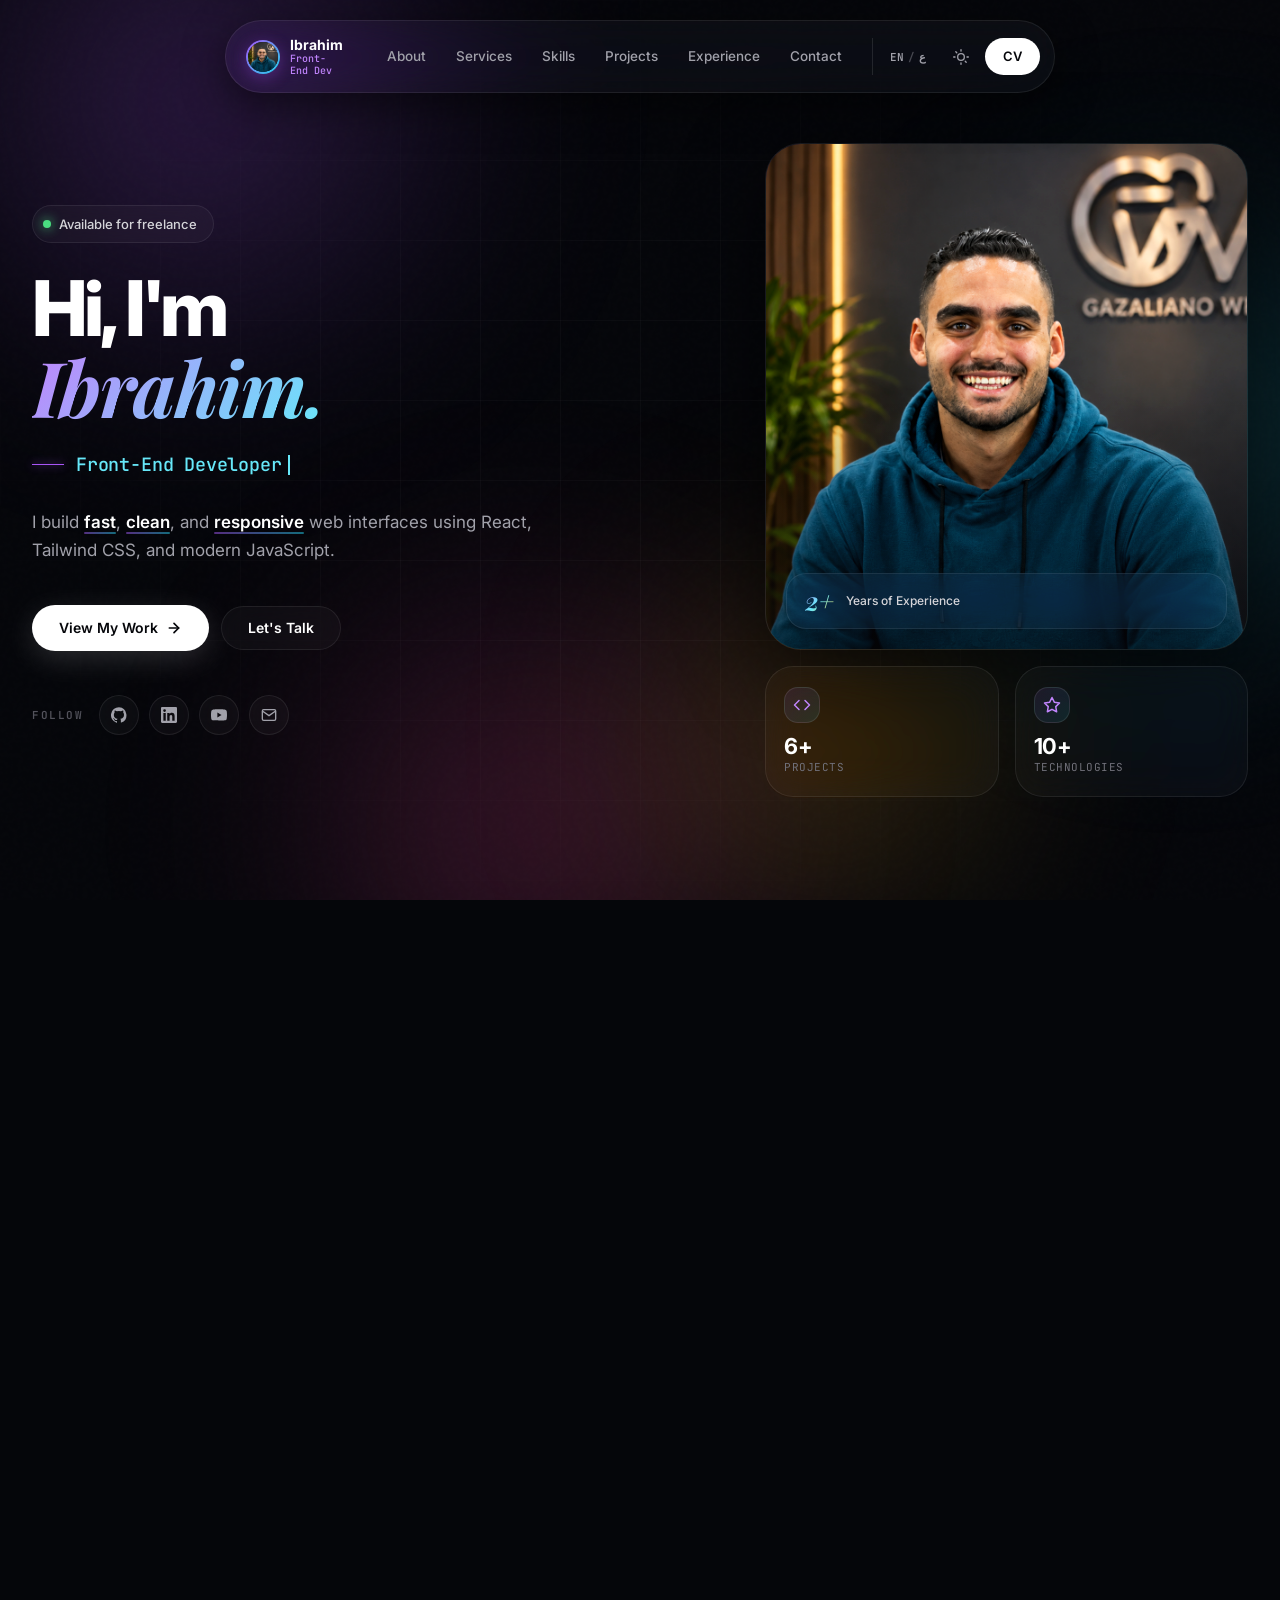
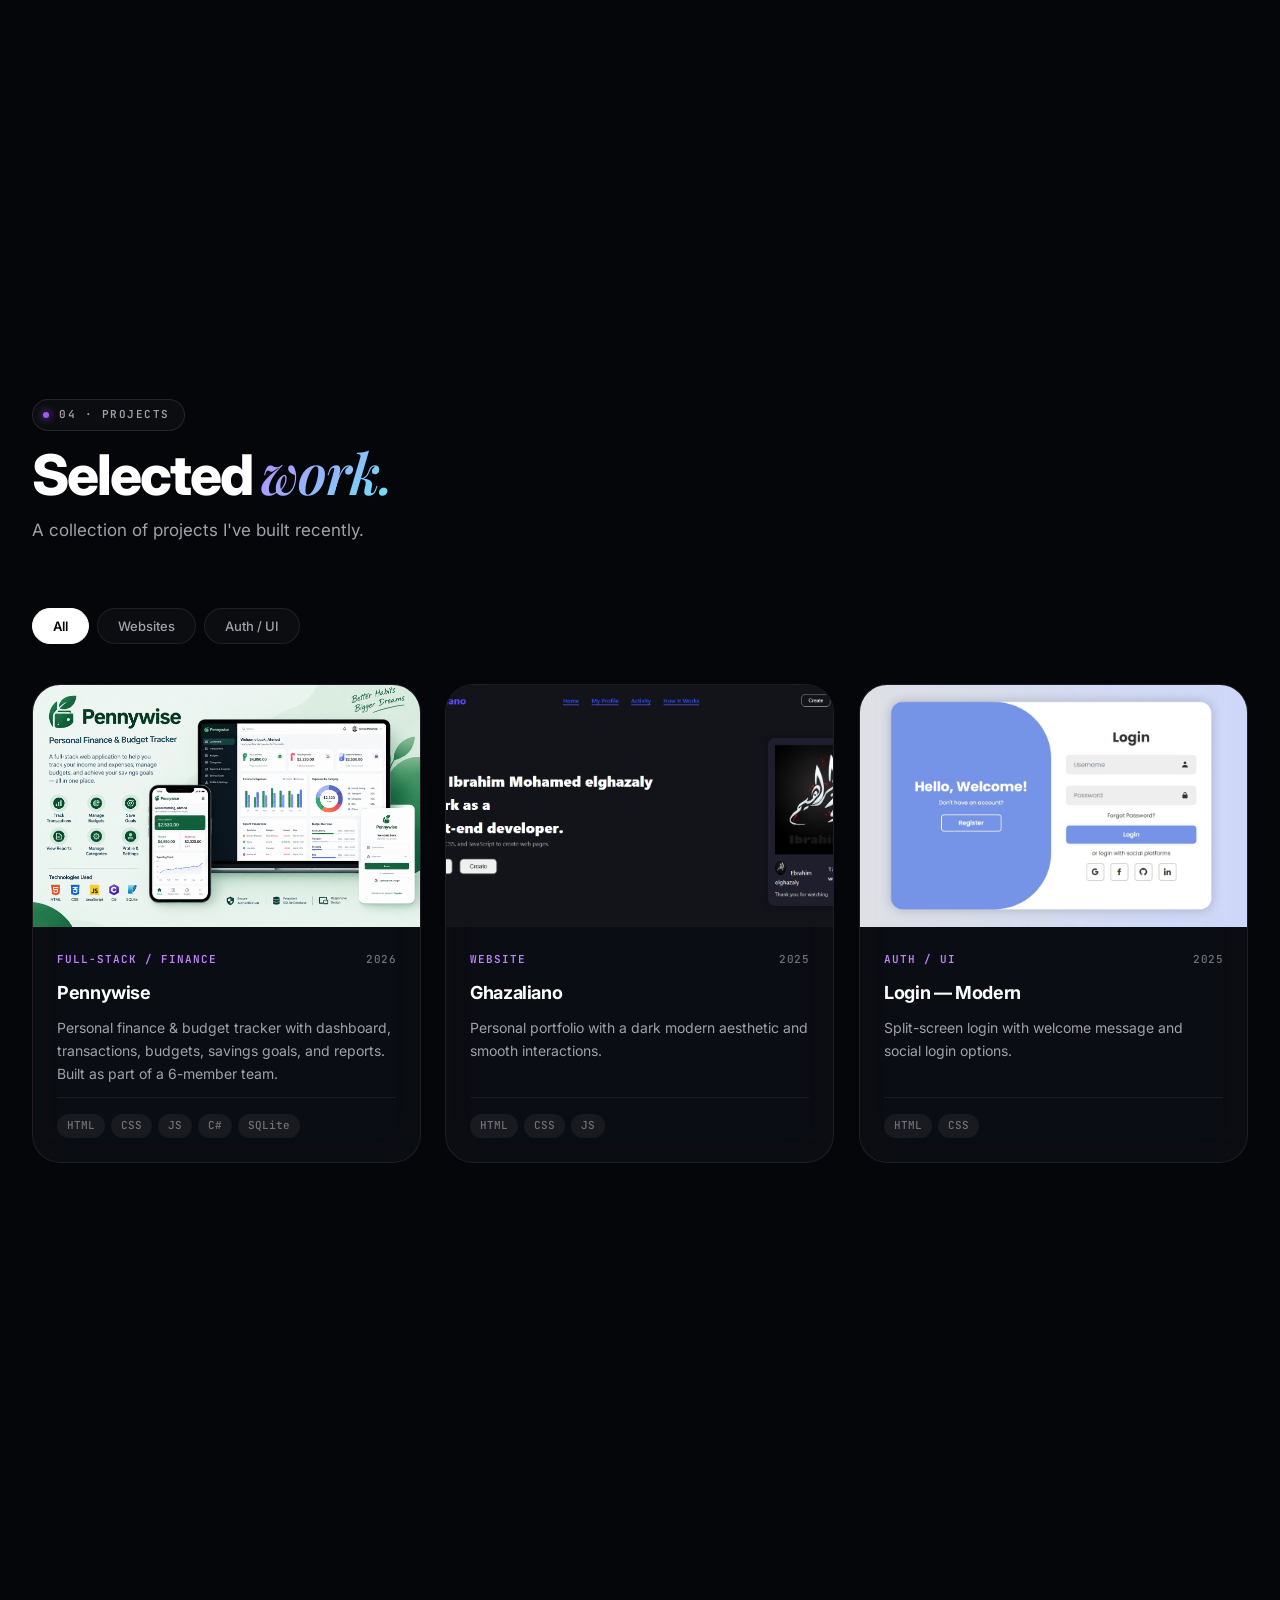
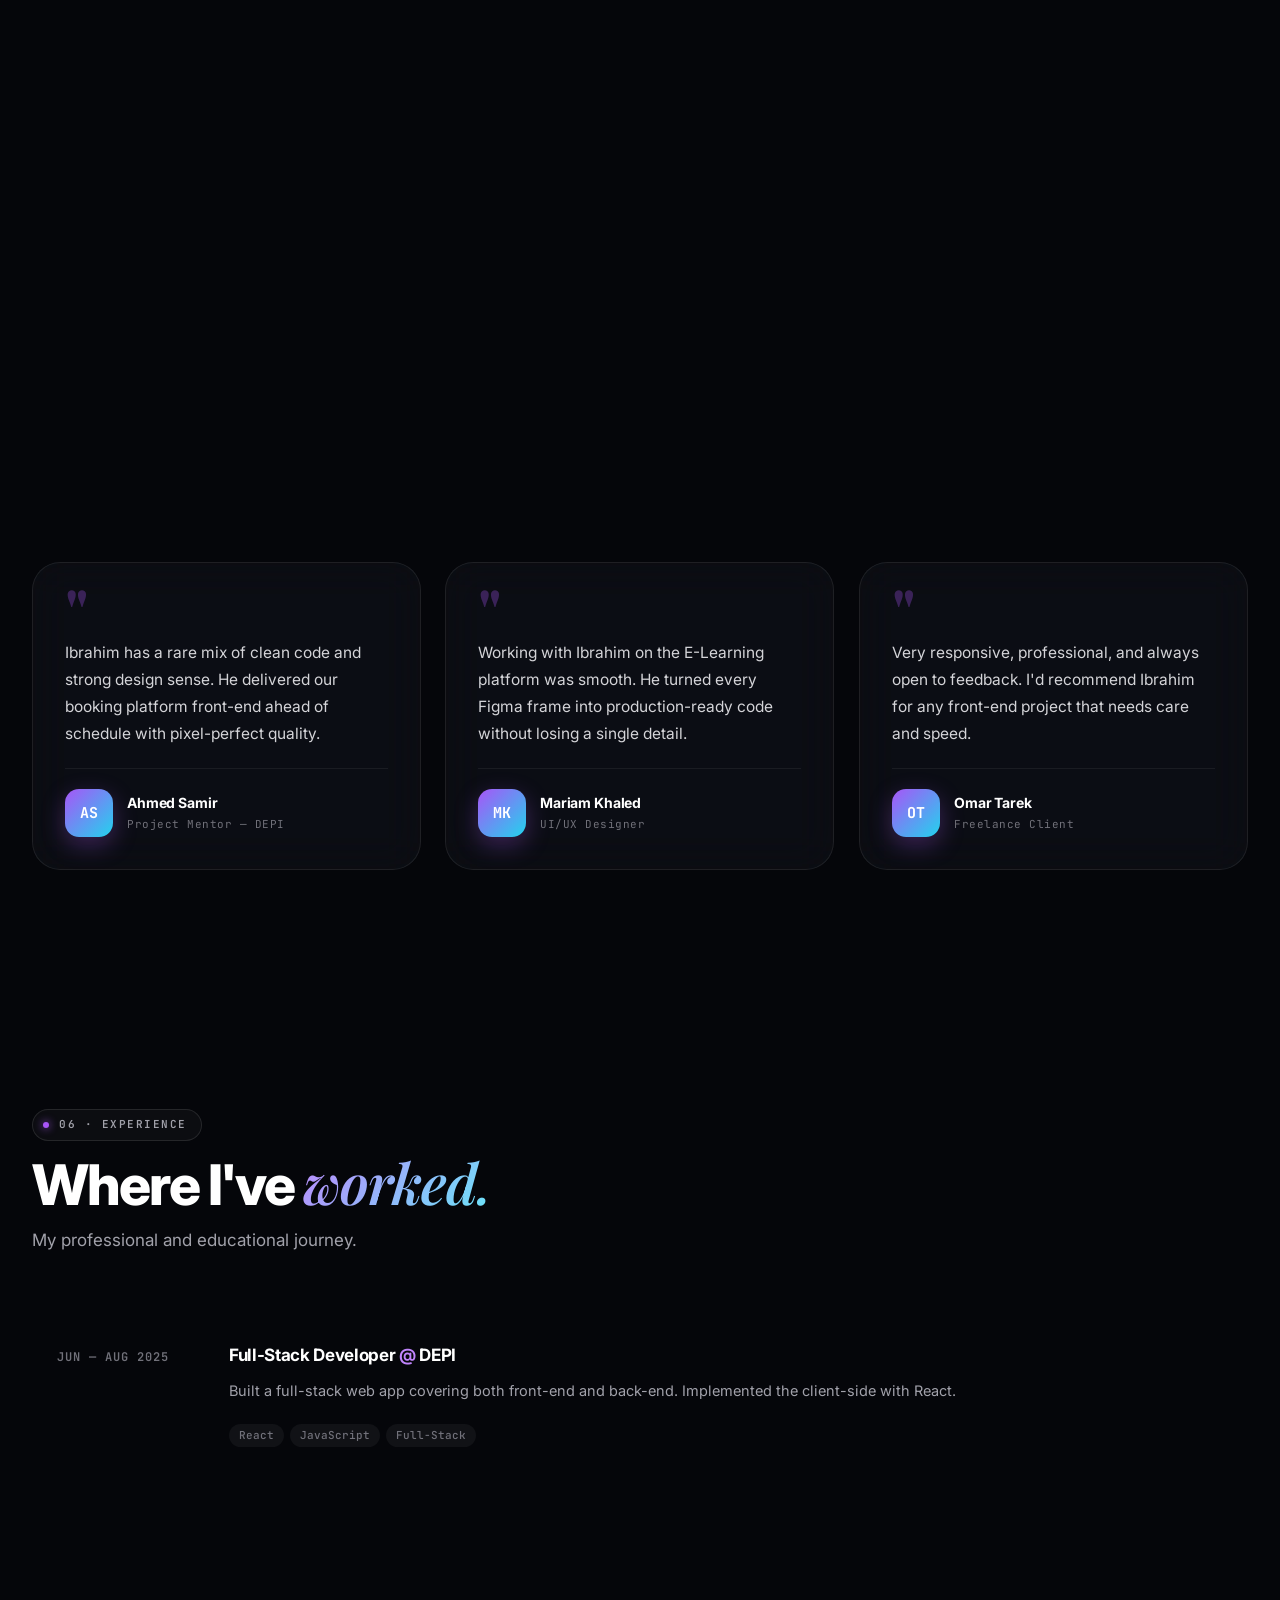
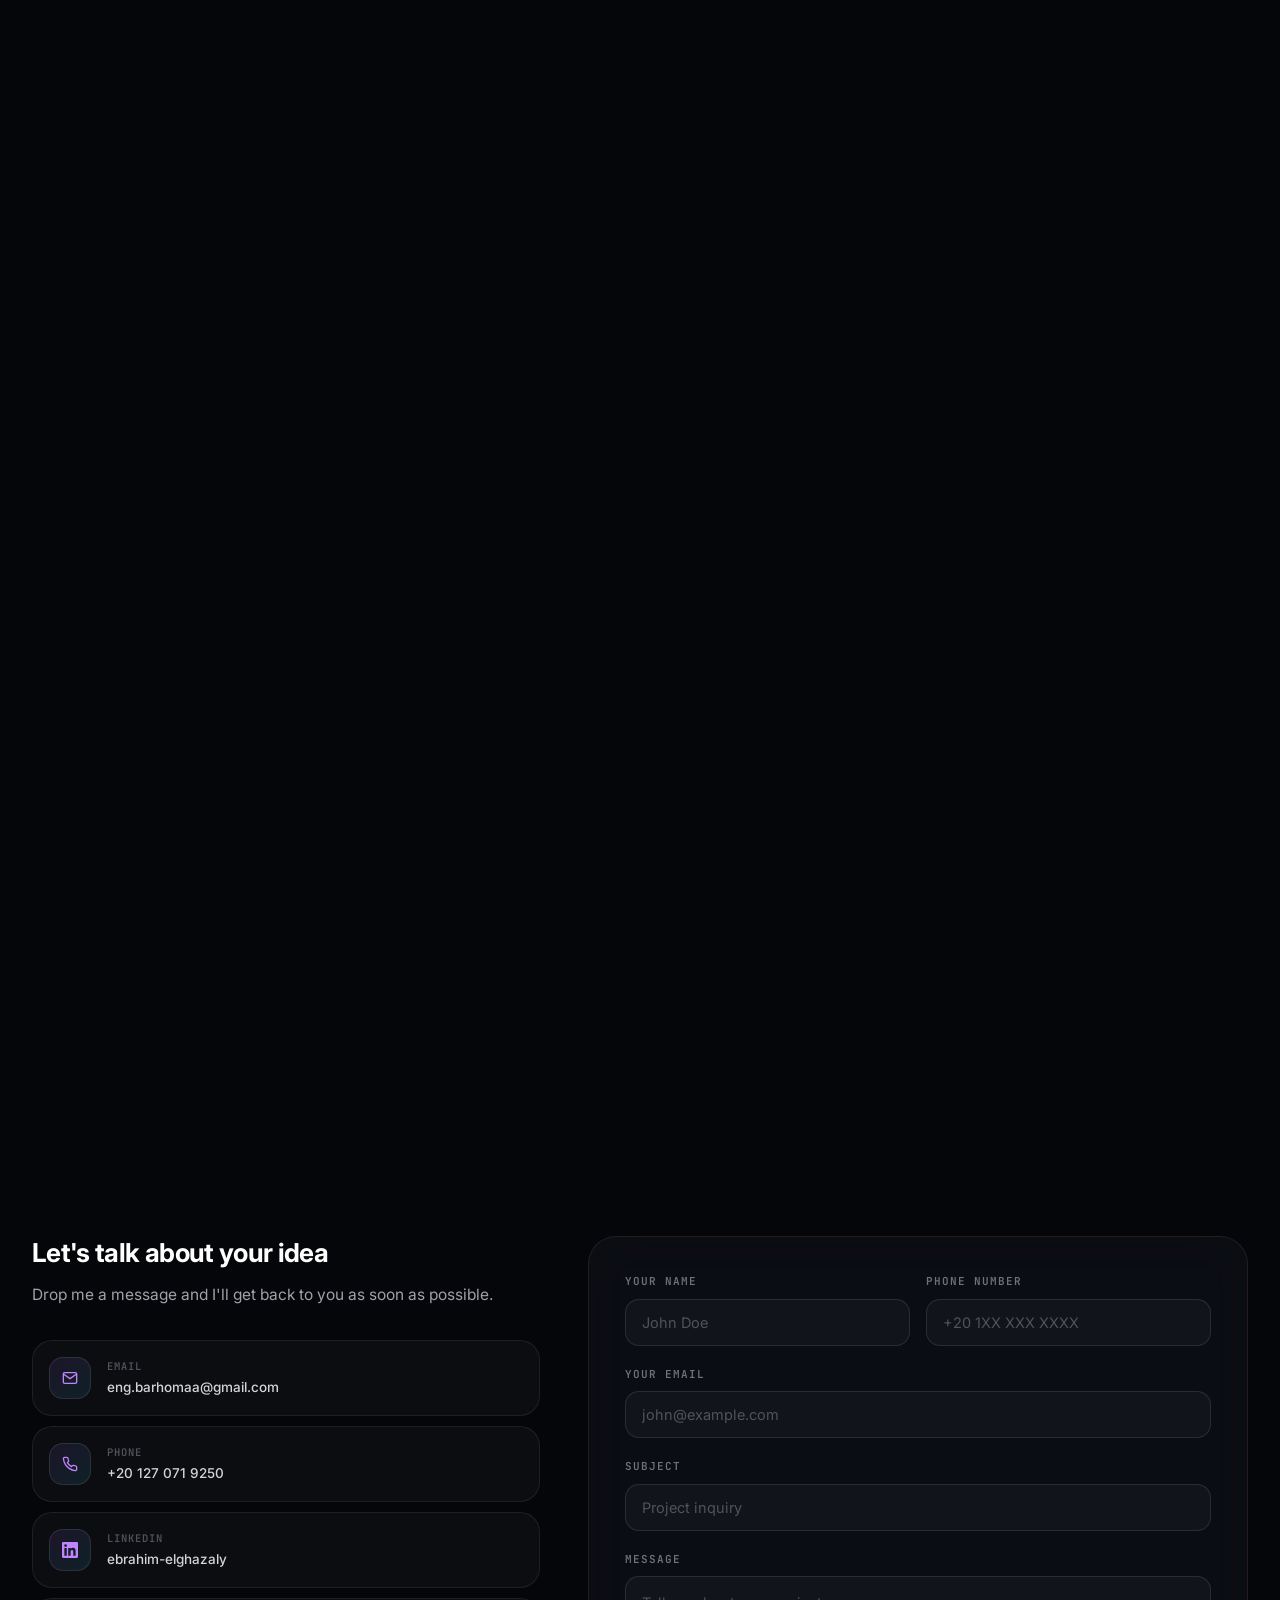
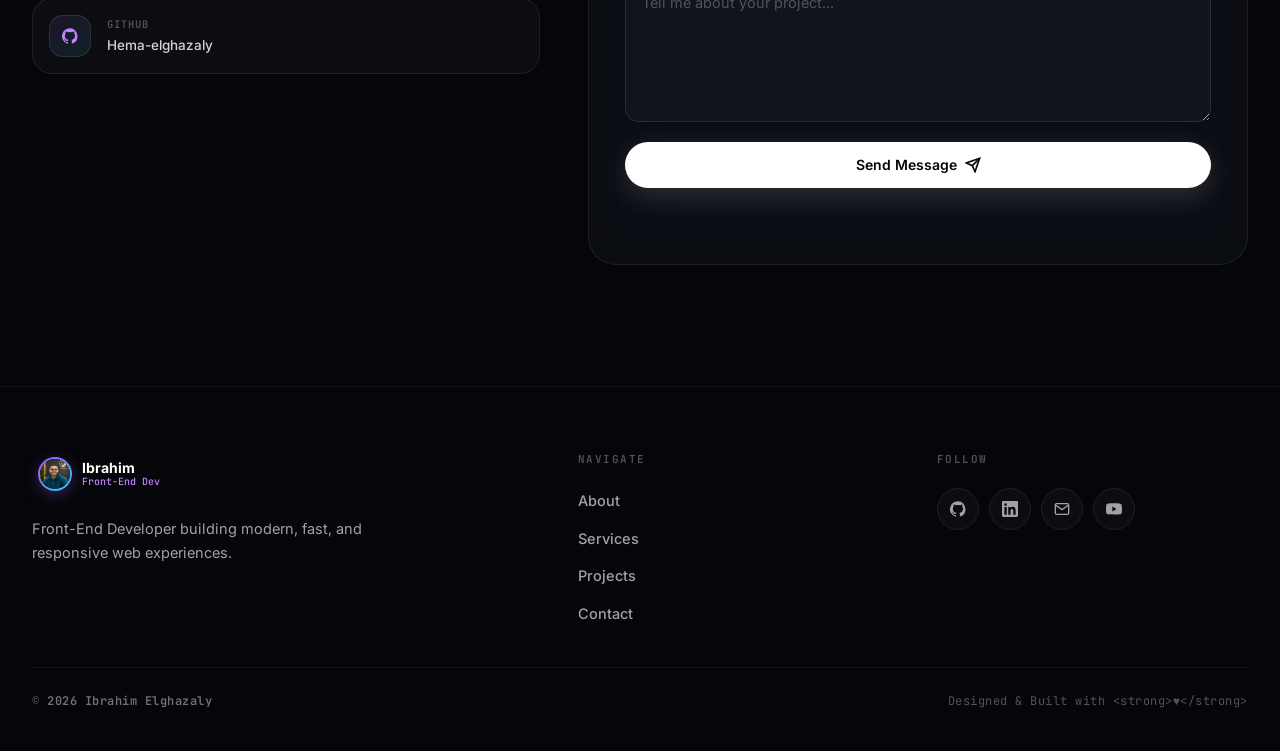
<file: index.html>
<!DOCTYPE html>
<html lang="en" dir="ltr" data-theme="dark">

<head>
    <meta charset="UTF-8">
    <meta name="viewport" content="width=device-width, initial-scale=1.0">
    <title>Ibrahim Elghazaly — Front-End Developer</title>
    <meta name="description"
        content="Front-End Developer with 2+ years of experience building modern, responsive web interfaces using React, Tailwind CSS, and JavaScript.">
    <meta name="author" content="Ibrahim Mohamed Elghazaly">
    <meta name="theme-color" content="#05060a">

    <meta property="og:type" content="website">
    <meta property="og:title" content="Ibrahim Elghazaly — Front-End Developer">
    <meta property="og:description"
        content="Building fast, clean, and responsive web interfaces with React & Tailwind CSS.">
    <meta property="og:url" content="https://elghazaly-web.netlify.app/">
    <meta property="og:image" content="https://elghazaly-web.netlify.app/assets/images/og-cover.jpg">
    <meta property="og:locale" content="en_US">
    <meta property="og:locale:alternate" content="ar_EG">

    <meta name="twitter:card" content="summary_large_image">
    <meta name="twitter:title" content="Ibrahim Elghazaly — Front-End Developer">
    <meta name="twitter:description" content="Building fast, clean, and responsive web interfaces.">
    <meta name="twitter:image" content="https://elghazaly-web.netlify.app/assets/images/og-cover.jpg">

    <link rel="icon" type="image/webp" href="assets/images/profile.webp">
    <link rel="apple-touch-icon" href="assets/images/profile.webp">

    <script type="application/ld+json">
    {
      "@context": "https://schema.org",
      "@type": "Person",
      "name": "Ibrahim Mohamed Elghazaly",
      "jobTitle": "Front-End Developer",
      "url": "https://elghazaly-web.netlify.app/",
      "email": "eng.barhomaa@gmail.com",
      "address": { "@type": "PostalAddress", "addressLocality": "El Santa, Gharbia", "addressCountry": "EG" },
      "sameAs": [
        "https://github.com/Hema-elghazaly",
        "https://linkedin.com/in/ebrahim-elghazaly-a34795349",
        "https://www.youtube.com/channel/UCPDiJfqsEA3Z6h_omiqhSbQ"
      ],
      "knowsAbout": ["React", "Tailwind CSS", "JavaScript", "HTML5", "CSS3", "Responsive Design"]
    }
    </script>

    <script>
        (function () {
            const theme = localStorage.getItem('portfolio-theme') || 'dark';
            const lang = localStorage.getItem('portfolio-lang') || 'en';
            document.documentElement.setAttribute('data-theme', theme);
            document.documentElement.setAttribute('lang', lang);
            if (lang === 'ar') document.documentElement.setAttribute('dir', 'rtl');
        })();
    </script>

    <link rel="preconnect" href="https://fonts.googleapis.com">
    <link rel="preconnect" href="https://fonts.gstatic.com" crossorigin>
    <link rel="preconnect" href="https://formspree.io">
    <link
        href="https://fonts.googleapis.com/css2?family=Cairo:wght@400;500;600;700;800;900&family=Inter:wght@300;400;500;600;700;800;900&family=JetBrains+Mono:wght@400;500;600;700&family=Playfair+Display:ital,wght@0,600;0,700;1,600;1,700&display=swap"
        rel="stylesheet">
    <link rel="stylesheet" href="style.css">
</head>

<body>

    <!-- Aurora Background -->
    <div class="aurora-bg" aria-hidden="true">
        <div class="aurora-blob aurora-1"></div>
        <div class="aurora-blob aurora-2"></div>
        <div class="aurora-blob aurora-3"></div>
        <div class="aurora-blob aurora-4"></div>
        <div class="aurora-grid"></div>
        <div class="aurora-noise"></div>
    </div>

    <!-- ============================================================
         NAVBAR
    ============================================================ -->
    <header class="navbar" id="navbar">
        <div class="nav-inner">
            <a href="#home" class="brand" aria-label="Home">
                <span class="brand-avatar">
                    <img src="assets/images/port.webp" alt="Ibrahim" width="34" height="34">
                </span>
                <span class="brand-text">
                    <strong>Ibrahim</strong>
                    <small>Front-End Dev</small>
                </span>
            </a>

            <nav class="nav" id="nav" aria-label="Main navigation">
                <a href="#about" class="nav-link" data-i18n="nav.about">About</a>
                <a href="#services" class="nav-link" data-i18n="nav.services">Services</a>
                <a href="#skills" class="nav-link" data-i18n="nav.skills">Skills</a>
                <a href="#projects" class="nav-link" data-i18n="nav.projects">Projects</a>
                <a href="#experience" class="nav-link" data-i18n="nav.experience">Experience</a>
                <a href="#contact" class="nav-link" data-i18n="nav.contact">Contact</a>
            </nav>

            <div class="nav-tools">
                <button class="tool-btn lang-btn" id="langBtn" aria-label="Switch language">
                    <span class="lang-en">EN</span><span style="opacity:0.4">/</span><span class="lang-ar">ع</span>
                </button>

                <button class="tool-btn theme-btn" id="themeBtn" aria-label="Toggle theme" style="position:relative">
                    <svg class="i-sun" width="16" height="16" viewBox="0 0 24 24" fill="none" stroke="currentColor"
                        stroke-width="2" stroke-linecap="round" stroke-linejoin="round">
                        <circle cx="12" cy="12" r="5" />
                        <line x1="12" y1="1" x2="12" y2="3" />
                        <line x1="12" y1="21" x2="12" y2="23" />
                        <line x1="4.22" y1="4.22" x2="5.64" y2="5.64" />
                        <line x1="18.36" y1="18.36" x2="19.78" y2="19.78" />
                        <line x1="1" y1="12" x2="3" y2="12" />
                        <line x1="21" y1="12" x2="23" y2="12" />
                    </svg>
                    <svg class="i-moon" width="16" height="16" viewBox="0 0 24 24" fill="none" stroke="currentColor"
                        stroke-width="2" stroke-linecap="round" stroke-linejoin="round">
                        <path d="M21 12.79A9 9 0 1 1 11.21 3 7 7 0 0 0 21 12.79z" />
                    </svg>
                </button>

                <a href="assets/cv/Ibrahim-Elghazaly-CV.pdf" download class="nav-cv" data-i18n="nav.cv">
                    <svg width="14" height="14" viewBox="0 0 24 24" fill="none" stroke="currentColor" stroke-width="2.5"
                        stroke-linecap="round" stroke-linejoin="round">
                        <path d="M21 15v4a2 2 0 0 1-2 2H5a2 2 0 0 1-2-2v-4" />
                        <polyline points="7 10 12 15 17 10" />
                        <line x1="12" y1="15" x2="12" y2="3" />
                    </svg>
                    <span>CV</span>
                </a>

                <button class="burger" id="burger" aria-label="Menu" aria-expanded="false" aria-controls="nav">
                    <span></span><span></span><span></span>
                </button>
            </div>
        </div>
    </header>

    <!-- ============================================================
         HERO
    ============================================================ -->
    <section class="hero" id="home">
        <div class="container hero-inner">
            <div class="hero-main">
                <div class="hero-badge">
                    <span class="badge-dot"></span>
                    <span data-i18n="hero.badge">Available for freelance</span>
                </div>

                <h1 class="hero-title">
                    <span data-i18n="hero.hi">Hi, I'm</span><br>
                    <span class="grad">Ibrahim.</span>
                </h1>

                <div class="hero-role">
                    <span class="typewriter" data-i18n="hero.role">Front-End Developer</span>
                    <span class="cursor-blink"></span>
                </div>

                <p class="hero-lead" data-i18n-html="hero.lead">
                    I build <strong>fast</strong>, <strong>clean</strong>, and <strong>responsive</strong> web
                    interfaces using React, Tailwind CSS, and modern JavaScript.
                </p>

                <div class="hero-cta">
                    <a href="#projects" class="btn btn-primary magnetic">
                        <span data-i18n="hero.cta1">View My Work</span>
                        <svg width="16" height="16" viewBox="0 0 24 24" fill="none" stroke="currentColor"
                            stroke-width="2.5" stroke-linecap="round" stroke-linejoin="round">
                            <line x1="5" y1="12" x2="19" y2="12" />
                            <polyline points="12 5 19 12 12 19" />
                        </svg>
                    </a>
                    <a href="#contact" class="btn btn-ghost magnetic" data-i18n="hero.cta2">Let's Talk</a>
                </div>

                <div class="hero-social">
                    <span class="hero-social-label" data-i18n="hero.follow">Follow</span>
                    <a href="https://github.com/Hema-elghazaly" target="_blank" rel="noopener" aria-label="GitHub">
                        <svg width="16" height="16" viewBox="0 0 24 24" fill="currentColor">
                            <path
                                d="M12 .3a12 12 0 0 0-3.8 23.4c.6.1.8-.3.8-.6v-2c-3.3.7-4-1.6-4-1.6-.6-1.4-1.4-1.8-1.4-1.8-1-.7.1-.7.1-.7 1.2 0 1.9 1.2 1.9 1.2 1 1.8 2.8 1.3 3.5 1 0-.8.4-1.3.7-1.6-2.7-.3-5.5-1.3-5.5-6 0-1.3.5-2.4 1.2-3.2 0-.4-.5-1.6.1-3.2 0 0 1-.3 3.3 1.2a11.5 11.5 0 0 1 6 0c2.3-1.5 3.3-1.2 3.3-1.2.6 1.6.2 2.8.1 3.2.8.8 1.2 1.9 1.2 3.2 0 4.7-2.8 5.7-5.5 6 .4.4.8 1 .8 2.1v3.1c0 .3.2.7.8.6A12 12 0 0 0 12 .3" />
                        </svg>
                    </a>
                    <a href="https://linkedin.com/in/ebrahim-elghazaly-a34795349" target="_blank" rel="noopener"
                        aria-label="LinkedIn">
                        <svg width="16" height="16" viewBox="0 0 24 24" fill="currentColor">
                            <path
                                d="M20.45 20.45h-3.55v-5.57c0-1.33-.02-3.04-1.85-3.04-1.85 0-2.14 1.45-2.14 2.94v5.67H9.36V9h3.41v1.56h.05c.47-.9 1.63-1.85 3.36-1.85 3.6 0 4.26 2.37 4.26 5.45v6.29zM5.34 7.43a2.06 2.06 0 1 1 0-4.12 2.06 2.06 0 0 1 0 4.12zM7.12 20.45H3.56V9h3.56v11.45zM22.22 0H1.77C.79 0 0 .77 0 1.72v20.56C0 23.23.79 24 1.77 24h20.45c.98 0 1.78-.77 1.78-1.72V1.72C24 .77 23.2 0 22.22 0z" />
                        </svg>
                    </a>
                    <a href="https://www.youtube.com/channel/UCPDiJfqsEA3Z6h_omiqhSbQ" target="_blank" rel="noopener"
                        aria-label="YouTube">
                        <svg width="16" height="16" viewBox="0 0 24 24" fill="currentColor">
                            <path
                                d="M23.498 6.186a3.016 3.016 0 0 0-2.122-2.136C19.505 3.545 12 3.545 12 3.545s-7.505 0-9.377.505A3.017 3.017 0 0 0 .502 6.186C0 8.07 0 12 0 12s0 3.93.502 5.814a3.016 3.016 0 0 0 2.122 2.136c1.871.505 9.376.505 9.376.505s7.505 0 9.377-.505a3.015 3.015 0 0 0 2.122-2.136C24 15.93 24 12 24 12s0-3.93-.502-5.814zM9.545 15.568V8.432L15.818 12l-6.273 3.568z" />
                        </svg>
                    </a>
                    <a href="mailto:eng.barhomaa@gmail.com" aria-label="Email">
                        <svg width="16" height="16" viewBox="0 0 24 24" fill="none" stroke="currentColor"
                            stroke-width="2">
                            <path d="M4 4h16c1.1 0 2 .9 2 2v12c0 1.1-.9 2-2 2H4c-1.1 0-2-.9-2-2V6c0-1.1.9-2 2-2z" />
                            <polyline points="22,6 12,13 2,6" />
                        </svg>
                    </a>
                </div>
            </div>

            <div class="hero-side">
                <div class="hero-photo-wrap">
                    <img src="assets/images/port.webp" alt="Ibrahim Elghazaly" width="480" height="500"
                        fetchpriority="high">
                    <div class="hero-photo-overlay"></div>
                    <div class="hero-photo-badge">
                        <span class="badge-num">2+</span>
                        <span class="badge-txt" data-i18n="hero.years">Years of Experience</span>
                    </div>
                </div>

                <div class="hero-stat-card">
                    <div class="stat-icon">
                        <svg width="18" height="18" viewBox="0 0 24 24" fill="none" stroke="currentColor"
                            stroke-width="2" stroke-linecap="round" stroke-linejoin="round">
                            <polyline points="16 18 22 12 16 6" />
                            <polyline points="8 6 2 12 8 18" />
                        </svg>
                    </div>
                    <div class="stat-info">
                        <strong class="counter" data-target="6">0</strong>
                        <span data-i18n="hero.projects">Projects</span>
                    </div>
                </div>

                <div class="hero-stat-card">
                    <div class="stat-icon">
                        <svg width="18" height="18" viewBox="0 0 24 24" fill="none" stroke="currentColor"
                            stroke-width="2" stroke-linecap="round" stroke-linejoin="round">
                            <polygon
                                points="12 2 15.09 8.26 22 9.27 17 14.14 18.18 21.02 12 17.77 5.82 21.02 7 14.14 2 9.27 8.91 8.26 12 2" />
                        </svg>
                    </div>
                    <div class="stat-info">
                        <strong class="counter" data-target="10">0</strong>
                        <span data-i18n="hero.techs">Technologies</span>
                    </div>
                </div>
            </div>
        </div>
    </section>

    <!-- ============================================================
         ABOUT
    ============================================================ -->
    <section class="section" id="about">
        <div class="container">
            <div class="sec-head reveal">
                <span class="sec-label" data-i18n="about.label">01 · About</span>
                <h2 class="sec-title">
                    <span data-i18n="about.title1">Designing with</span>
                    <span class="display" data-i18n="about.title2">purpose.</span>
                </h2>
                <p class="sec-sub" data-i18n="about.sub">A developer who cares about every pixel and every interaction.
                </p>
            </div>

            <div class="bento">
                <div class="card about-lead reveal">
                    <div class="card-icon">
                        <svg width="20" height="20" viewBox="0 0 24 24" fill="none" stroke="currentColor"
                            stroke-width="2" stroke-linecap="round" stroke-linejoin="round">
                            <path d="M20 21v-2a4 4 0 0 0-4-4H8a4 4 0 0 0-4 4v2" />
                            <circle cx="12" cy="7" r="4" />
                        </svg>
                    </div>
                    <span class="card-label" data-i18n="about.leadLabel">Introduction</span>
                    <p data-i18n-html="about.lead">
                        I'm a <strong>Front-End Developer</strong> with <strong>2+ years</strong> of hands-on experience
                        building modern, responsive, and user-focused web interfaces. I specialize in
                        <strong>React</strong>, <strong>Tailwind CSS</strong>, and modern JavaScript.
                    </p>
                </div>

                <div class="card about-photo reveal">
                    <img src="assets/images/port.webp" alt="Ibrahim Elghazaly" loading="lazy">
                    <div class="about-photo-info">
                        <strong>Ibrahim Elghazaly</strong>
                        <span data-i18n="about.photoRole">Front-End Developer · Egypt</span>
                    </div>
                </div>

                <div class="card about-info reveal">
                    <span class="card-label" data-i18n="about.infoTitle">Quick Info</span>
                    <ul class="info-list">
                        <li class="info-item">
                            <span class="info-key" data-i18n="about.k.name">Name</span>
                            <span class="info-val">Ibrahim M. Elghazaly</span>
                        </li>

                        <li class="info-item">
                            <span class="info-key" data-i18n="about.k.email">Email</span>
                            <span class="info-val">eng.barhomaa@gmail.com</span>
                        </li>
                        <li class="info-item">
                            <span class="info-key" data-i18n="about.k.status">Status</span>
                            <span class="info-val" data-i18n="about.v.status">Available</span>
                        </li>
                    </ul>
                </div>

                <div class="card about-stack reveal">
                    <span class="card-label" data-i18n="about.stackTitle">Tech Stack</span>
                    <div class="stack-list">
                        <span class="stack-tag">React</span>
                        <span class="stack-tag">JavaScript</span>
                        <span class="stack-tag">Tailwind</span>
                        <span class="stack-tag">HTML5</span>
                        <span class="stack-tag">CSS3</span>
                        <span class="stack-tag">Git</span>
                    </div>
                </div>
            </div>
        </div>
    </section>

    <!-- ============================================================
         SERVICES
    ============================================================ -->
    <section class="section" id="services">
        <div class="container">
            <div class="sec-head reveal">
                <span class="sec-label" data-i18n="services.label">02 · Services</span>
                <h2 class="sec-title">
                    <span data-i18n="services.title1">What I</span>
                    <span class="display" data-i18n="services.title2">deliver.</span>
                </h2>
                <p class="sec-sub" data-i18n="services.sub">End-to-end front-end services — from design to deployment.
                </p>
            </div>

            <div class="services-grid">
                <article class="service-card reveal">
                    <span class="service-num">01</span>
                    <div class="service-icon">
                        <svg width="22" height="22" viewBox="0 0 24 24" fill="none" stroke="currentColor"
                            stroke-width="2" stroke-linecap="round" stroke-linejoin="round">
                            <rect x="2" y="3" width="20" height="14" rx="2" />
                            <line x1="8" y1="21" x2="16" y2="21" />
                            <line x1="12" y1="17" x2="12" y2="21" />
                        </svg>
                    </div>
                    <h3 data-i18n="services.s1.t">Responsive Web Design</h3>
                    <p data-i18n="services.s1.d">Pixel-perfect interfaces that look great on every screen size.</p>
                    <div class="service-features">
                        <span data-i18n="services.s1.l1">Mobile-First</span>
                        <span data-i18n="services.s1.l2">Cross-Browser</span>
                        <span data-i18n="services.s1.l3">Optimized</span>
                    </div>
                </article>

                <article class="service-card reveal">
                    <span class="service-num">02</span>
                    <div class="service-icon">
                        <svg width="22" height="22" viewBox="0 0 24 24" fill="none" stroke="currentColor"
                            stroke-width="2" stroke-linecap="round" stroke-linejoin="round">
                            <circle cx="12" cy="12" r="2" />
                            <ellipse cx="12" cy="12" rx="10" ry="4.5" />
                            <ellipse cx="12" cy="12" rx="10" ry="4.5" transform="rotate(60 12 12)" />
                        </svg>
                    </div>
                    <h3 data-i18n="services.s2.t">React Development</h3>
                    <p data-i18n="services.s2.d">Modern SPAs built with React and clean component architecture.</p>
                    <div class="service-features">
                        <span data-i18n="services.s2.l1">Components</span>
                        <span data-i18n="services.s2.l2">State</span>
                        <span data-i18n="services.s2.l3">API Integration</span>
                    </div>
                </article>

                <article class="service-card reveal">
                    <span class="service-num">03</span>
                    <div class="service-icon">
                        <svg width="22" height="22" viewBox="0 0 24 24" fill="none" stroke="currentColor"
                            stroke-width="2" stroke-linecap="round" stroke-linejoin="round">
                            <path d="M12 19l7-7 3 3-7 7-3-3z" />
                            <path d="M18 13l-1.5-7.5L2 2l3.5 14.5L13 18l5-5z" />
                            <path d="M2 2l7.586 7.586" />
                            <circle cx="11" cy="11" r="2" />
                        </svg>
                    </div>
                    <h3 data-i18n="services.s3.t">UI Implementation</h3>
                    <p data-i18n="services.s3.d">Turning Figma designs into clean Tailwind CSS code.</p>
                    <div class="service-features">
                        <span data-i18n="services.s3.l1">Design → Code</span>
                        <span data-i18n="services.s3.l2">Tailwind</span>
                        <span data-i18n="services.s3.l3">Reusable</span>
                    </div>
                </article>

                <article class="service-card reveal">
                    <span class="service-num">04</span>
                    <div class="service-icon">
                        <svg width="22" height="22" viewBox="0 0 24 24" fill="none" stroke="currentColor"
                            stroke-width="2" stroke-linecap="round" stroke-linejoin="round">
                            <path d="M12 2L2 7l10 5 10-5-10-5z" />
                            <polyline points="2 17 12 22 22 17" />
                            <polyline points="2 12 12 17 22 12" />
                        </svg>
                    </div>
                    <h3 data-i18n="services.s4.t">Full-Stack Fundamentals</h3>
                    <p data-i18n="services.s4.d">Connecting front-end to back-end services for full apps.</p>
                    <div class="service-features">
                        <span data-i18n="services.s4.l1">REST APIs</span>
                        <span data-i18n="services.s4.l2">Databases</span>
                        <span data-i18n="services.s4.l3">End-to-End</span>
                    </div>
                </article>
            </div>
        </div>
    </section>

    <!-- ============================================================
     SKILLS — With Brand Logos
============================================================ -->
    <section class="section" id="skills">
        <div class="container">
            <div class="sec-head reveal">
                <span class="sec-label" data-i18n="skills.label">03 · Skills</span>
                <h2 class="sec-title">
                    <span data-i18n="skills.title1">My technical</span>
                    <span class="display" data-i18n="skills.title2">toolkit.</span>
                </h2>
                <p class="sec-sub" data-i18n="skills.sub">Technologies and tools I work with daily.</p>
            </div>

            <div class="skills-grid">
                <!-- Languages & Frameworks -->
                <div class="skill-panel reveal">
                    <h3 class="panel-title" data-i18n="skills.p1">Languages & Frameworks</h3>

                    <div class="skill-row">
                        <div class="skill-left">
                            <div class="skill-logo html5">
                                <svg viewBox="0 0 24 24" fill="currentColor" width="22" height="22">
                                    <path
                                        d="M1.5 0h21l-1.91 21.563L11.977 24l-8.564-2.438L1.5 0zm7.031 9.75l-.232-2.718 10.059.003.23-2.622L5.412 4.41l.698 8.01h9.126l-.326 3.426-2.91.804-2.955-.81-.188-2.11H6.248l.33 4.171L12 19.351l5.379-1.443.744-8.157H8.531z" />
                                </svg>
                            </div>
                            <span class="skill-name">HTML5</span>
                        </div>
                    </div>

                    <div class="skill-row">
                        <div class="skill-left">
                            <div class="skill-logo css3">
                                <svg viewBox="0 0 24 24" fill="currentColor" width="22" height="22">
                                    <path
                                        d="M1.5 0h21l-1.91 21.563L11.977 24l-8.565-2.438L1.5 0zm17.09 4.413L5.41 4.41l.213 2.622 10.125.002-.255 2.716h-6.64l.24 2.573h6.182l-.366 3.523-2.91.804-2.956-.81-.188-2.11h-2.61l.29 3.855L12 19.288l5.373-1.53L18.59 4.414z" />
                                </svg>
                            </div>
                            <span class="skill-name">CSS3</span>
                        </div>
                    </div>

                    <div class="skill-row">
                        <div class="skill-left">
                            <div class="skill-logo javascript">
                                <svg viewBox="0 0 24 24" fill="currentColor" width="22" height="22">
                                    <path
                                        d="M0 0h24v24H0V0zm22.034 18.276c-.175-1.095-.888-2.015-3.003-2.873-.736-.345-1.554-.585-1.797-1.14-.091-.33-.105-.51-.046-.705.15-.646.915-.84 1.515-.66.39.12.75.42.976.9 1.034-.676 1.034-.676 1.755-1.125-.27-.42-.404-.601-.586-.78-.63-.705-1.469-1.065-2.834-1.034l-.705.089c-.676.165-1.32.525-1.71 1.005-1.14 1.291-.811 3.541.569 4.471 1.365 1.02 3.361 1.244 3.616 2.205.24 1.17-.87 1.545-1.966 1.41-.811-.18-1.26-.586-1.755-1.336l-1.83 1.051c.21.48.45.689.81 1.109 1.74 1.756 6.09 1.666 6.871-1.004.029-.09.24-.705.074-1.65l.046.067zm-8.983-7.245h-2.248c0 1.938-.009 3.864-.009 5.805 0 1.232.063 2.363-.138 2.711-.33.689-1.18.601-1.566.48-.396-.196-.597-.466-.83-.855-.063-.105-.11-.196-.127-.196l-1.825 1.125c.305.63.75 1.172 1.324 1.517.855.51 2.004.675 3.207.405.783-.226 1.458-.691 1.811-1.411.51-.93.402-2.07.397-3.346.012-2.054 0-4.109 0-6.179l.004-.056z" />
                                </svg>
                            </div>
                            <span class="skill-name">JavaScript</span>
                        </div>
                    </div>

                    <div class="skill-row">
                        <div class="skill-left">
                            <div class="skill-logo react">
                                <svg viewBox="0 0 24 24" fill="currentColor" width="22" height="22">
                                    <path
                                        d="M14.23 12.004a2.236 2.236 0 0 1-2.235 2.236 2.236 2.236 0 0 1-2.236-2.236 2.236 2.236 0 0 1 2.235-2.236 2.236 2.236 0 0 1 2.236 2.236zm2.648-10.69c-1.346 0-3.107.96-4.888 2.622-1.78-1.653-3.542-2.602-4.887-2.602-.41 0-.783.093-1.106.278-1.375.793-1.683 3.264-.973 6.365C1.98 8.917 0 10.42 0 12.004c0 1.59 1.99 3.097 5.043 4.03-.704 3.113-.39 5.588.988 6.38.32.187.69.275 1.102.275 1.345 0 3.107-.96 4.888-2.624 1.78 1.654 3.542 2.603 4.887 2.603.41 0 .783-.09 1.106-.275 1.374-.792 1.683-3.263.973-6.365C22.02 15.096 24 13.59 24 12.004c0-1.59-1.99-3.097-5.043-4.032.704-3.11.39-5.587-.988-6.38-.318-.184-.688-.277-1.092-.278zm-.005 1.09v.006c.225 0 .406.044.558.127.666.382.955 1.835.73 3.704-.054.46-.142.945-.25 1.44-.96-.236-2.006-.417-3.107-.534-.66-.905-1.345-1.727-2.035-2.447 1.592-1.48 3.087-2.292 4.105-2.295zm-9.77.02c1.012 0 2.514.808 4.11 2.28-.686.72-1.37 1.537-2.02 2.442-1.107.117-2.154.298-3.113.538-.112-.49-.195-.964-.254-1.42-.23-1.868.054-3.32.714-3.707.19-.09.4-.127.563-.132zm4.882 3.05c.455.468.91.992 1.36 1.564-.44-.02-.89-.034-1.345-.034-.46 0-.915.01-1.36.034.44-.572.895-1.096 1.345-1.565zM12 8.1c.74 0 1.477.034 2.202.093.406.582.802 1.203 1.183 1.86.372.64.71 1.29 1.018 1.946-.308.655-.646 1.31-1.013 1.95-.38.66-.773 1.288-1.18 1.87-.728.063-1.466.098-2.21.098-.74 0-1.477-.035-2.202-.093-.406-.582-.802-1.204-1.183-1.86-.372-.64-.71-1.29-1.018-1.946.303-.657.646-1.313 1.013-1.954.38-.66.773-1.286 1.18-1.868.728-.064 1.466-.098 2.21-.098zm-3.635.254c-.24.377-.48.763-.704 1.16-.225.39-.435.782-.635 1.174-.265-.656-.49-1.31-.676-1.947.64-.15 1.315-.283 2.015-.386zm7.26 0c.695.103 1.365.23 2.006.387-.18.632-.405 1.282-.66 1.933-.2-.39-.41-.783-.64-1.174-.225-.392-.465-.774-.705-1.146zm3.063.675c.484.15.944.317 1.375.498 1.732.74 2.852 1.708 2.852 2.476-.005.768-1.125 1.74-2.857 2.475-.42.18-.88.342-1.355.493-.28-.958-.646-1.956-1.1-2.98.45-1.017.81-2.01 1.085-2.964zm-13.395.004c.278.96.645 1.957 1.1 2.98-.45 1.017-.812 2.01-1.086 2.964-.484-.15-.944-.318-1.37-.5-1.732-.737-2.852-1.706-2.852-2.474 0-.768 1.12-1.742 2.852-2.476.42-.18.88-.342 1.356-.494zm11.678 4.28c.265.657.49 1.312.676 1.948-.64.157-1.316.29-2.016.39.24-.375.48-.762.705-1.158.225-.39.435-.788.636-1.18zm-9.945.02c.2.392.41.783.64 1.175.23.39.465.772.705 1.143-.695-.102-1.365-.23-2.006-.386.18-.63.406-1.282.66-1.933zM17.92 16.32c.112.493.2.968.254 1.423.23 1.868-.054 3.32-.714 3.708-.147.09-.338.128-.563.128-1.012 0-2.514-.807-4.11-2.28.686-.72 1.37-1.536 2.02-2.44 1.107-.118 2.154-.3 3.113-.54zm-11.83.01c.96.234 2.006.415 3.107.532.66.905 1.345 1.727 2.035 2.446-1.595 1.483-3.092 2.295-4.11 2.295-.22-.005-.406-.05-.553-.132-.666-.38-.955-1.834-.73-3.703.054-.46.142-.944.25-1.438zm4.56.64c.44.02.89.034 1.345.034.46 0 .915-.01 1.36-.034-.44.572-.895 1.095-1.345 1.565-.455-.47-.91-.993-1.36-1.565z" />
                                </svg>
                            </div>
                            <span class="skill-name">React</span>
                        </div>
                    </div>
                </div>

                <!-- Styling & Tools -->
                <div class="skill-panel reveal">
                    <h3 class="panel-title" data-i18n="skills.p2">Styling & Tools</h3>

                    <div class="skill-row">
                        <div class="skill-left">
                            <div class="skill-logo tailwind">
                                <svg viewBox="0 0 24 24" fill="currentColor" width="22" height="22">
                                    <path
                                        d="M12.001,4.8c-3.2,0-5.2,1.6-6,4.8c1.2-1.6,2.6-2.2,4.2-1.8c0.913,0.228,1.565,0.89,2.288,1.624 C13.666,10.618,15.027,12,18.001,12c3.2,0,5.2-1.6,6-4.8c-1.2,1.6-2.6,2.2-4.2,1.8c-0.913-0.228-1.565-0.89-2.288-1.624 C16.337,6.182,14.976,4.8,12.001,4.8z M6.001,12c-3.2,0-5.2,1.6-6,4.8c1.2-1.6,2.6-2.2,4.2-1.8c0.913,0.228,1.565,0.89,2.288,1.624 c1.177,1.194,2.538,2.576,5.512,2.576c3.2,0,5.2-1.6,6-4.8c-1.2,1.6-2.6,2.2-4.2,1.8c-0.913-0.228-1.565-0.89-2.288-1.624 C10.337,13.382,8.976,12,6.001,12z" />
                                </svg>
                            </div>
                            <span class="skill-name">Tailwind CSS</span>
                        </div>
                    </div>

                    <div class="skill-row">
                        <div class="skill-left">
                            <div class="skill-logo responsive">
                                <svg viewBox="0 0 24 24" fill="none" stroke="currentColor" stroke-width="2"
                                    stroke-linecap="round" stroke-linejoin="round" width="22" height="22">
                                    <rect x="2" y="3" width="20" height="14" rx="2" />
                                    <line x1="8" y1="21" x2="16" y2="21" />
                                    <line x1="12" y1="17" x2="12" y2="21" />
                                </svg>
                            </div>
                            <span class="skill-name" data-i18n="skills.resp">Responsive Design</span>
                        </div>
                    </div>

                    <div class="skill-row">
                        <div class="skill-left">
                            <div class="skill-logo git">
                                <svg viewBox="0 0 24 24" fill="currentColor" width="22" height="22">
                                    <path
                                        d="M23.546 10.93L13.067.452c-.604-.603-1.582-.603-2.188 0L8.708 2.627l2.76 2.76c.645-.215 1.379-.07 1.889.441.516.515.658 1.258.438 1.9l2.658 2.66c.645-.223 1.387-.078 1.9.435.721.72.721 1.884 0 2.604-.719.719-1.881.719-2.6 0-.539-.541-.674-1.337-.404-1.996L12.86 8.955v6.525c.176.086.342.203.488.348.713.721.713 1.883 0 2.6-.719.721-1.889.721-2.609 0-.719-.719-.719-1.879 0-2.598.182-.18.387-.316.605-.406V8.835c-.217-.091-.424-.222-.6-.401-.545-.545-.676-1.342-.396-2.009L7.636 3.7.45 10.881c-.6.605-.6 1.584 0 2.189l10.48 10.477c.604.604 1.582.604 2.186 0l10.43-10.43c.605-.603.605-1.582 0-2.187" />
                                </svg>
                            </div>
                            <span class="skill-name">Git & GitHub</span>
                        </div>
                    </div>

                    <div class="skill-row">
                        <div class="skill-left">
                            <div class="skill-logo fullstack">
                                <svg viewBox="0 0 24 24" fill="none" stroke="currentColor" stroke-width="2"
                                    stroke-linecap="round" stroke-linejoin="round" width="22" height="22">
                                    <path d="M12 2L2 7l10 5 10-5-10-5z" />
                                    <polyline points="2 17 12 22 22 17" />
                                    <polyline points="2 12 12 17 22 12" />
                                </svg>
                            </div>
                            <span class="skill-name" data-i18n="skills.fs">Full-Stack</span>
                        </div>
                    </div>
                </div>
            </div>
        </div>
    </section>

    <!-- ============================================================
         PROJECTS
    ============================================================ -->
    <section class="section" id="projects">
        <div class="container">
            <div class="sec-head reveal">
                <span class="sec-label" data-i18n="projects.label">04 · Projects</span>
                <h2 class="sec-title">
                    <span data-i18n="projects.title1">Selected</span>
                    <span class="display" data-i18n="projects.title2">work.</span>
                </h2>
                <p class="sec-sub" data-i18n="projects.sub">A collection of projects I've built recently.</p>
            </div>

            <div class="projects-filter reveal" role="tablist">
                <button class="filter-btn is-active" data-filter="all" data-i18n="filter.all">All</button>
                <button class="filter-btn" data-filter="web" data-i18n="filter.web">Websites</button>
                <button class="filter-btn" data-filter="ui" data-i18n="filter.ui">Auth / UI</button>
            </div>

            <div class="projects-grid" id="projectsGrid">
                 <article class="project reveal" data-category="ui">
                    <div class="project-cover">
                        <img src="assets/images/projects/pennywise.webp" alt="Pennywise" loading="lazy" width="600"
                            height="375">
                        <div class="project-overlay">
                            <div class="project-overlay-actions">
                                <a href="https://github.com/EbrahimElghazaly/Pennywise" target="_blank" rel="noopener"
                                    aria-label="Code">
                                    <svg width="16" height="16" viewBox="0 0 24 24" fill="currentColor">
                                        <path
                                            d="M12 .3a12 12 0 0 0-3.8 23.4c.6.1.8-.3.8-.6v-2c-3.3.7-4-1.6-4-1.6-.6-1.4-1.4-1.8-1.4-1.8-1-.7.1-.7.1-.7 1.2 0 1.9 1.2 1.9 1.2 1 1.8 2.8 1.3 3.5 1 0-.8.4-1.3.7-1.6-2.7-.3-5.5-1.3-5.5-6 0-1.3.5-2.4 1.2-3.2 0-.4-.5-1.6.1-3.2 0 0 1-.3 3.3 1.2a11.5 11.5 0 0 1 6 0c2.3-1.5 3.3-1.2 3.3-1.2.6 1.6.2 2.8.1 3.2.8.8 1.2 1.9 1.2 3.2 0 4.7-2.8 5.7-5.5 6 .4.4.8 1 .8 2.1v3.1c0 .3.2.7.8.6A12 12 0 0 0 12 .3" />
                                    </svg>
                                </a>
                                <a href="https://github.com/EbrahimElghazaly/Pennywise"
                                    target="_blank" rel="noopener" aria-label="Live Demo">
                                    <svg width="16" height="16" viewBox="0 0 24 24" fill="none" stroke="currentColor"
                                        stroke-width="2" stroke-linecap="round" stroke-linejoin="round">
                                        <path d="M18 13v6a2 2 0 0 1-2 2H5a2 2 0 0 1-2-2V8a2 2 0 0 1 2-2h6" />
                                        <polyline points="15 3 21 3 21 9" />
                                        <line x1="10" y1="14" x2="21" y2="3" />
                                    </svg>
                                </a>
                            </div>
                        </div>
                    </div>
                    <div class="project-info">
                        <div class="project-top">
                            <span class="project-cat" data-i18n="projects.cat.fullstack">Full-Stack / Finance</span>
                            <span class="project-year">2026</span>
                        </div>
                        <h3 class="project-name">Pennywise</h3>
                        <p class="project-text" data-i18n="projects.p7">Personal finance & budget tracker with
                            dashboard, transactions, budgets, savings goals, and reports. Built as part of a 6-member
                            team.</p>
                        <div class="project-stack">
                            <span>HTML</span><span>CSS</span><span>JS</span><span>C#</span><span>SQLite</span>
                        </div>
                    </div>
                </article>
                <article class="project reveal" data-category="web">
                    <div class="project-cover">
                        <img src="assets/images/projects/ghazaliano.webp" alt="Ghazaliano" loading="lazy" width="600"
                            height="375">
                        <div class="project-overlay">
                            <div class="project-overlay-actions">
                                <a href="https://github.com/Hema-elghazaly/elghazaly-dev" target="_blank" rel="noopener"
                                    aria-label="Code">
                                    <svg width="16" height="16" viewBox="0 0 24 24" fill="currentColor">
                                        <path
                                            d="M12 .3a12 12 0 0 0-3.8 23.4c.6.1.8-.3.8-.6v-2c-3.3.7-4-1.6-4-1.6-.6-1.4-1.4-1.8-1.4-1.8-1-.7.1-.7.1-.7 1.2 0 1.9 1.2 1.9 1.2 1 1.8 2.8 1.3 3.5 1 0-.8.4-1.3.7-1.6-2.7-.3-5.5-1.3-5.5-6 0-1.3.5-2.4 1.2-3.2 0-.4-.5-1.6.1-3.2 0 0 1-.3 3.3 1.2a11.5 11.5 0 0 1 6 0c2.3-1.5 3.3-1.2 3.3-1.2.6 1.6.2 2.8.1 3.2.8.8 1.2 1.9 1.2 3.2 0 4.7-2.8 5.7-5.5 6 .4.4.8 1 .8 2.1v3.1c0 .3.2.7.8.6A12 12 0 0 0 12 .3" />
                                    </svg>
                                </a>
                                <a href="https://hema-elghazaly.github.io/elghazaly-dev/" target="_blank" rel="noopener"
                                    aria-label="Live Demo">
                                    <svg width="16" height="16" viewBox="0 0 24 24" fill="none" stroke="currentColor"
                                        stroke-width="2" stroke-linecap="round" stroke-linejoin="round">
                                        <path d="M18 13v6a2 2 0 0 1-2 2H5a2 2 0 0 1-2-2V8a2 2 0 0 1 2-2h6" />
                                        <polyline points="15 3 21 3 21 9" />
                                        <line x1="10" y1="14" x2="21" y2="3" />
                                    </svg>
                                </a>
                            </div>
                        </div>
                    </div>
                    <div class="project-info">
                        <div class="project-top">
                            <span class="project-cat" data-i18n="projects.cat.web">Website</span>
                            <span class="project-year">2025</span>
                        </div>
                        <h3 class="project-name">Ghazaliano</h3>
                        <p class="project-text" data-i18n="projects.p1">Personal portfolio with a dark modern aesthetic
                            and smooth interactions.</p>
                        <div class="project-stack"><span>HTML</span><span>CSS</span><span>JS</span></div>
                    </div>
                </article>

                <article class="project reveal" data-category="ui">
                    <div class="project-cover">
                        <img src="assets/images/projects/login-1.webp" alt="Login Modern" loading="lazy" width="600"
                            height="375">
                        <div class="project-overlay">
                            <div class="project-overlay-actions">
                                <a href="https://github.com/Hema-elghazaly/login_signup-Ebrahim_Elghazaly"
                                    target="_blank" rel="noopener" aria-label="Code">
                                    <svg width="16" height="16" viewBox="0 0 24 24" fill="currentColor">
                                        <path
                                            d="M12 .3a12 12 0 0 0-3.8 23.4c.6.1.8-.3.8-.6v-2c-3.3.7-4-1.6-4-1.6-.6-1.4-1.4-1.8-1.4-1.8-1-.7.1-.7.1-.7 1.2 0 1.9 1.2 1.9 1.2 1 1.8 2.8 1.3 3.5 1 0-.8.4-1.3.7-1.6-2.7-.3-5.5-1.3-5.5-6 0-1.3.5-2.4 1.2-3.2 0-.4-.5-1.6.1-3.2 0 0 1-.3 3.3 1.2a11.5 11.5 0 0 1 6 0c2.3-1.5 3.3-1.2 3.3-1.2.6 1.6.2 2.8.1 3.2.8.8 1.2 1.9 1.2 3.2 0 4.7-2.8 5.7-5.5 6 .4.4.8 1 .8 2.1v3.1c0 .3.2.7.8.6A12 12 0 0 0 12 .3" />
                                    </svg>
                                </a>
                                <a href="https://hema-elghazaly.github.io/login_signup-Ebrahim_Elghazaly/"
                                    target="_blank" rel="noopener" aria-label="Live Demo">
                                    <svg width="16" height="16" viewBox="0 0 24 24" fill="none" stroke="currentColor"
                                        stroke-width="2" stroke-linecap="round" stroke-linejoin="round">
                                        <path d="M18 13v6a2 2 0 0 1-2 2H5a2 2 0 0 1-2-2V8a2 2 0 0 1 2-2h6" />
                                        <polyline points="15 3 21 3 21 9" />
                                        <line x1="10" y1="14" x2="21" y2="3" />
                                    </svg>
                                </a>
                            </div>
                        </div>
                    </div>
                    <div class="project-info">
                        <div class="project-top">
                            <span class="project-cat" data-i18n="projects.cat.ui">Auth / UI</span>
                            <span class="project-year">2025</span>
                        </div>
                        <h3 class="project-name" data-i18n="projects.p2.n">Login — Modern</h3>
                        <p class="project-text" data-i18n="projects.p2">Split-screen login with welcome message and
                            social login options.</p>
                        <div class="project-stack"><span>HTML</span><span>CSS</span></div>
                    </div>
                </article>

               

                <article class="project reveal" data-category="ui">
                    <div class="project-cover">
                        <img src="assets/images/projects/login-2.webp" alt="Sign In" loading="lazy" width="600"
                            height="375">
                        <div class="project-overlay">
                            <div class="project-overlay-actions">
                                <a href="https://hema-elghazaly.github.io/login--elghazaly/" target="_blank"
                                    rel="noopener" aria-label="Live Demo">
                                    <svg width="16" height="16" viewBox="0 0 24 24" fill="none" stroke="currentColor"
                                        stroke-width="2" stroke-linecap="round" stroke-linejoin="round">
                                        <path d="M18 13v6a2 2 0 0 1-2 2H5a2 2 0 0 1-2-2V8a2 2 0 0 1 2-2h6" />
                                        <polyline points="15 3 21 3 21 9" />
                                        <line x1="10" y1="14" x2="21" y2="3" />
                                    </svg>
                                </a>
                            </div>
                        </div>
                    </div>
                    <div class="project-info">
                        <div class="project-top">
                            <span class="project-cat" data-i18n="projects.cat.ui">Auth / UI</span>
                            <span class="project-year">2025</span>
                        </div>
                        <h3 class="project-name" data-i18n="projects.p4.n">Sign In Page</h3>
                        <p class="project-text" data-i18n="projects.p4">Illustrated sign-in card with a bold gradient
                            call-to-action.</p>
                        <div class="project-stack"><span>HTML</span><span>CSS</span></div>
                    </div>
                </article>

                               <article class="project reveal" data-category="fullstack django">
                    <div class="project-cover">
                        <img src="assets/images/projects/freelance-pm.webp" alt="Freelance Project Manager"
                            loading="lazy" width="600" height="375">
                        <div class="project-overlay">
                            <div class="project-overlay-actions">
                                <a href="https://django-fullstack-suite--alghzalyabrahym.replit.app"
                                    aria-label="Code">
                                    <svg width="16" height="16" viewBox="0 0 24 24" fill="currentColor">
                                        <path
                                            d="M12 .3a12 12 0 0 0-3.8 23.4c.6.1.8-.3.8-.6v-2c-3.3.7-4-1.6-4-1.6-.6-1.4-1.4-1.8-1.4-1.8-1-.7.1-.7.1-.7 1.2 0 1.9 1.2 1.9 1.2 1 1.8 2.8 1.3 3.5 1 0-.8.4-1.3.7-1.6-2.7-.3-5.5-1.3-5.5-6 0-1.3.5-2.4 1.2-3.2 0-.4-.5-1.6.1-3.2 0 0 1-.3 3.3 1.2a11.5 11.5 0 0 1 6 0c2.3-1.5 3.3-1.2 3.3-1.2.6 1.6.2 2.8.1 3.2.8.8 1.2 1.9 1.2 3.2 0 4.7-2.8 5.7-5.5 6 .4.4.8 1 .8 2.1v3.1c0 .3.2.7.8.6A12 12 0 0 0 12 .3" />
                                    </svg>
                                </a>
                                <a href="https://django-fullstack-suite--alghzalyabrahym.replit.app/"
                                    target="_blank" rel="noopener" aria-label="Live Demo">
                                    <svg width="16" height="16" viewBox="0 0 24 24" fill="none" stroke="currentColor"
                                        stroke-width="2" stroke-linecap="round" stroke-linejoin="round">
                                        <path d="M18 13v6a2 2 0 0 1-2 2H5a2 2 0 0 1-2-2V8a2 2 0 0 1 2-2h6" />
                                        <polyline points="15 3 21 3 21 9" />
                                        <line x1="10" y1="14" x2="21" y2="3" />
                                    </svg>
                                </a>
                            </div>
                        </div>
                    </div>
                    <div class="project-info">
                        <div class="project-top">
                            <span class="project-cat" data-i18n="projects.cat.fullstack">Full-Stack</span>
                            <span class="project-year">2025</span>
                        </div>
                        <h3 class="project-name" data-i18n="projects.p8.n">Freelance Project Manager</h3>
                        <p class="project-text" data-i18n="projects.p8">
                            <b style="color: #007bff;">password : ebrahim02130213</b> <br>
                            All-in-one platform for freelancers to manage clients, projects, tasks, deadlines,
                            payments, and outstanding balances — with a stats dashboard and secure authentication.
                        </p>
                        <div class="project-stack">
                            <span>Python</span><span>Django</span><span>Bootstrap 5</span><span>SQLite</span>
                        </div>
                    </div>
                </article>

                <article class="project reveal" data-category="ui">
                    <div class="project-cover">
                        <img src="assets/images/projects/login-4.webp" alt="Soft UI" loading="lazy" width="600"
                            height="375">
                        <div class="project-overlay">
                            <div class="project-overlay-actions">
                                <a href="https://hema-elghazaly.github.io/log-web/" target="_blank" rel="noopener"
                                    aria-label="Live Demo">
                                    <svg width="16" height="16" viewBox="0 0 24 24" fill="none" stroke="currentColor"
                                        stroke-width="2" stroke-linecap="round" stroke-linejoin="round">
                                        <path d="M18 13v6a2 2 0 0 1-2 2H5a2 2 0 0 1-2-2V8a2 2 0 0 1 2-2h6" />
                                        <polyline points="15 3 21 3 21 9" />
                                        <line x1="10" y1="14" x2="21" y2="3" />
                                    </svg>
                                </a>
                            </div>
                        </div>
                    </div>
                    <div class="project-info">
                        <div class="project-top">
                            <span class="project-cat" data-i18n="projects.cat.ui">Auth / UI</span>
                            <span class="project-year">2025</span>
                        </div>
                        <h3 class="project-name" data-i18n="projects.p6.n">Login — Soft UI</h3>
                        <p class="project-text" data-i18n="projects.p6">Soft pastel login with pin input and social
                            login buttons.</p>
                        <div class="project-stack"><span>HTML</span><span>CSS</span></div>
                    </div>
                </article>
            </div>
        </div>
    </section>

    <!-- ============================================================
         TESTIMONIALS
    ============================================================ -->
    <section class="section" id="testimonials">
        <div class="container">
            <div class="sec-head reveal">
                <span class="sec-label" data-i18n="testi.label">05 · Testimonials</span>
                <h2 class="sec-title">
                    <span data-i18n="testi.title1">Words from</span>
                    <span class="display" data-i18n="testi.title2">collaborators.</span>
                </h2>
                <p class="sec-sub" data-i18n="testi.sub">Feedback from teammates, mentors, and clients.</p>
            </div>

            <div class="testimonials-grid">
                <article class="testimonial reveal">
                    <div class="testi-mark">"</div>
                    <p class="testi-text" data-i18n="testi.t1">Ibrahim has a rare mix of clean code and strong design
                        sense. He delivered our booking platform front-end ahead of schedule with pixel-perfect quality.
                    </p>
                    <div class="testi-author">
                        <div class="testi-avatar">AS</div>
                        <div class="testi-meta">
                            <strong>Ahmed Samir</strong>
                            <span data-i18n="testi.t1.role">Project Mentor — DEPI</span>
                        </div>
                    </div>
                </article>

                <article class="testimonial reveal">
                    <div class="testi-mark">"</div>
                    <p class="testi-text" data-i18n="testi.t2">Working with Ibrahim on the E-Learning platform was
                        smooth. He turned every Figma frame into production-ready code without losing a single detail.
                    </p>
                    <div class="testi-author">
                        <div class="testi-avatar">MK</div>
                        <div class="testi-meta">
                            <strong>Mariam Khaled</strong>
                            <span data-i18n="testi.t2.role">UI/UX Designer</span>
                        </div>
                    </div>
                </article>

                <article class="testimonial reveal">
                    <div class="testi-mark">"</div>
                    <p class="testi-text" data-i18n="testi.t3">Very responsive, professional, and always open to
                        feedback. I'd recommend Ibrahim for any front-end project that needs care and speed.</p>
                    <div class="testi-author">
                        <div class="testi-avatar">OT</div>
                        <div class="testi-meta">
                            <strong>Omar Tarek</strong>
                            <span data-i18n="testi.t3.role">Freelance Client</span>
                        </div>
                    </div>
                </article>
            </div>
        </div>
    </section>

    <!-- ============================================================
         EXPERIENCE
    ============================================================ -->
    <section class="section" id="experience">
        <div class="container">
            <div class="sec-head reveal">
                <span class="sec-label" data-i18n="exp.label">06 · Experience</span>
                <h2 class="sec-title">
                    <span data-i18n="exp.title1">Where I've</span>
                    <span class="display" data-i18n="exp.title2">worked.</span>
                </h2>
                <p class="sec-sub" data-i18n="exp.sub">My professional and educational journey.</p>
            </div>

            <div class="exp-list">
                <div class="exp-item reveal">
                    <div class="exp-date" data-i18n="exp.e1.d">Jun — Aug 2025</div>
                    <div class="exp-content">
                        <h3 class="exp-role">
                            <span data-i18n="exp.e1.r">Full-Stack Developer</span>
                            <span class="at"> @ </span>
                            <span>DEPI</span>
                        </h3>
                        <p class="exp-desc" data-i18n="exp.e1.ds">Built a full-stack web app covering both front-end and
                            back-end. Implemented the client-side with React.</p>
                        <div class="exp-tags"><span>React</span><span>JavaScript</span><span>Full-Stack</span></div>
                    </div>
                </div>

                <div class="exp-item reveal">
                    <div class="exp-date" data-i18n="exp.e2.d">Feb — Apr 2025</div>
                    <div class="exp-content">
                        <h3 class="exp-role">
                            <span data-i18n="exp.e2.r">Front-End Developer — Booking Platform</span>
                            <span class="at"> @ </span>
                            <span data-i18n="exp.e2.c">Training Project</span>
                        </h3>
                        <p class="exp-desc" data-i18n="exp.e2.ds">Owned the front-end of a multi-service booking
                            platform covering halls, sports courts, and hotels.</p>
                        <div class="exp-tags"><span>React</span><span>Tailwind</span><span
                                data-i18n="skills.resp">Responsive</span></div>
                    </div>
                </div>

                <div class="exp-item reveal">
                    <div class="exp-date" data-i18n="exp.e3.d">Oct — Dec 2024</div>
                    <div class="exp-content">
                        <h3 class="exp-role">
                            <span data-i18n="exp.e3.r">Front-End Developer — E-Learning</span>
                            <span class="at"> @ </span>
                            <span data-i18n="exp.e3.c">Training Project</span>
                        </h3>
                        <p class="exp-desc" data-i18n="exp.e3.ds">Developed the client-side UI for a programming
                            languages platform focused on usability.</p>
                        <div class="exp-tags"><span>React</span><span>Tailwind</span><span>UI/UX</span></div>
                    </div>
                </div>

                <div class="exp-item reveal">
                    <div class="exp-date" data-i18n="exp.e4.d">2023 — 2027</div>
                    <div class="exp-content">
                        <h3 class="exp-role">
                            <span data-i18n="exp.e4.r">B.Sc. Computer Science</span>
                            <span class="at"> @ </span>
                            <span>Tanta University</span>
                        </h3>
                        <p class="exp-desc" data-i18n="exp.e4.ds">Focusing on software engineering, web development,
                            algorithms, and modern front-end tech.</p>
                        <div class="exp-tags"><span data-i18n="exp.e4.t1">Computer Science</span><span
                                data-i18n="exp.e4.t2">Software Eng.</span></div>
                    </div>
                </div>
            </div>
        </div>
    </section>

    <!-- ============================================================
         CTA
    ============================================================ -->
    <section class="cta">
        <div class="container">
            <div class="cta-wrap reveal">
                <div class="cta-text">
                    <h2 class="cta-title">
                        <span data-i18n="cta.title1">Have a project</span>
                        <span class="display" data-i18n="cta.title2">in mind?</span>
                    </h2>
                    <p class="cta-sub" data-i18n="cta.sub">Let's build something great together. I'm currently available
                        for freelance work.</p>
                </div>
                <a href="#contact" class="btn btn-primary btn-lg magnetic">
                    <span data-i18n="cta.btn">Start a Project</span>
                    <svg width="16" height="16" viewBox="0 0 24 24" fill="none" stroke="currentColor" stroke-width="2.5"
                        stroke-linecap="round" stroke-linejoin="round">
                        <line x1="5" y1="12" x2="19" y2="12" />
                        <polyline points="12 5 19 12 12 19" />
                    </svg>
                </a>
            </div>
        </div>
    </section>

    <!-- ============================================================
         CONTACT
    ============================================================ -->
    <section class="section" id="contact">
        <div class="container">
            <div class="sec-head reveal">
                <span class="sec-label" data-i18n="contact.label">07 · Contact</span>
                <h2 class="sec-title">
                    <span data-i18n="contact.title1">Let's create</span>
                    <span class="display" data-i18n="contact.title2">together.</span>
                </h2>
                <p class="sec-sub" data-i18n="contact.sub">Have a project or just want to say hi? Drop me a message.</p>
            </div>

            <div class="contact-grid">
                <div class="contact-side reveal">
                    <h3 data-i18n="contact.h">Let's talk about your idea</h3>
                    <p data-i18n="contact.t">Drop me a message and I'll get back to you as soon as possible.</p>

                    <div class="contact-list">
                        <a href="mailto:eng.barhomaa@gmail.com" class="c-item">
                            <div class="c-icon"><svg width="16" height="16" viewBox="0 0 24 24" fill="none"
                                    stroke="currentColor" stroke-width="2">
                                    <path
                                        d="M4 4h16c1.1 0 2 .9 2 2v12c0 1.1-.9 2-2 2H4c-1.1 0-2-.9-2-2V6c0-1.1.9-2 2-2z" />
                                    <polyline points="22,6 12,13 2,6" />
                                </svg></div>
                            <div class="c-meta"><span
                                    data-i18n="contact.email">Email</span><strong>eng.barhomaa@gmail.com</strong></div>
                        </a>

                        <a href="tel:+201270719250" class="c-item">
                            <div class="c-icon"><svg width="16" height="16" viewBox="0 0 24 24" fill="none"
                                    stroke="currentColor" stroke-width="2">
                                    <path
                                        d="M22 16.92v3a2 2 0 0 1-2.18 2 19.79 19.79 0 0 1-8.63-3.07 19.5 19.5 0 0 1-6-6 19.79 19.79 0 0 1-3.07-8.67A2 2 0 0 1 4.11 2h3a2 2 0 0 1 2 1.72 12.84 12.84 0 0 0 .7 2.81 2 2 0 0 1-.45 2.11L8.09 9.91a16 16 0 0 0 6 6l1.27-1.27a2 2 0 0 1 2.11-.45 12.84 12.84 0 0 0 2.81.7A2 2 0 0 1 22 16.92z" />
                                </svg></div>
                            <div class="c-meta"><span data-i18n="contact.phone">Phone</span><strong dir="ltr">+20 127
                                    071 9250</strong></div>
                        </a>

                        <a href="https://linkedin.com/in/ebrahim-elghazaly-a34795349" target="_blank" rel="noopener"
                            class="c-item">
                            <div class="c-icon"><svg width="16" height="16" viewBox="0 0 24 24" fill="currentColor">
                                    <path
                                        d="M20.45 20.45h-3.55v-5.57c0-1.33-.02-3.04-1.85-3.04-1.85 0-2.14 1.45-2.14 2.94v5.67H9.36V9h3.41v1.56h.05c.47-.9 1.63-1.85 3.36-1.85 3.6 0 4.26 2.37 4.26 5.45v6.29zM5.34 7.43a2.06 2.06 0 1 1 0-4.12 2.06 2.06 0 0 1 0 4.12zM7.12 20.45H3.56V9h3.56v11.45zM22.22 0H1.77C.79 0 0 .77 0 1.72v20.56C0 23.23.79 24 1.77 24h20.45c.98 0 1.78-.77 1.78-1.72V1.72C24 .77 23.2 0 22.22 0z" />
                                </svg></div>
                            <div class="c-meta"><span>LinkedIn</span><strong>ebrahim-elghazaly</strong></div>
                        </a>

                        <a href="https://github.com/Hema-elghazaly" target="_blank" rel="noopener" class="c-item">
                            <div class="c-icon"><svg width="16" height="16" viewBox="0 0 24 24" fill="currentColor">
                                    <path
                                        d="M12 .3a12 12 0 0 0-3.8 23.4c.6.1.8-.3.8-.6v-2c-3.3.7-4-1.6-4-1.6-.6-1.4-1.4-1.8-1.4-1.8-1-.7.1-.7.1-.7 1.2 0 1.9 1.2 1.9 1.2 1 1.8 2.8 1.3 3.5 1 0-.8.4-1.3.7-1.6-2.7-.3-5.5-1.3-5.5-6 0-1.3.5-2.4 1.2-3.2 0-.4-.5-1.6.1-3.2 0 0 1-.3 3.3 1.2a11.5 11.5 0 0 1 6 0c2.3-1.5 3.3-1.2 3.3-1.2.6 1.6.2 2.8.1 3.2.8.8 1.2 1.9 1.2 3.2 0 4.7-2.8 5.7-5.5 6 .4.4.8 1 .8 2.1v3.1c0 .3.2.7.8.6A12 12 0 0 0 12 .3" />
                                </svg></div>
                            <div class="c-meta"><span>GitHub</span><strong>Hema-elghazaly</strong></div>
                        </a>
                    </div>
                </div>

                <form class="contact-form reveal" id="contactForm" novalidate act>
                    <div class="form-row">
                        <div class="form-field">
                            <label for="name" data-i18n="form.name">Your Name</label>
                            <input type="text" id="name" name="name" placeholder="John Doe" required
                                autocomplete="name">
                        </div>
                        <div class="form-field">
                            <label for="phone" data-i18n="form.phone">Phone Number</label>
                            <input type="tel" id="phone" name="phone" placeholder="+20 1XX XXX XXXX" required
                                autocomplete="tel">
                        </div>
                    </div>
                    <div class="form-field">
                        <label for="email" data-i18n="form.email">Your Email</label>
                        <input type="email" id="email" name="email" placeholder="john@example.com" required
                            autocomplete="email">
                    </div>
                    <div class="form-field">
                        <label for="subject" data-i18n="form.subject">Subject</label>
                        <input type="text" id="subject" name="subject" placeholder="Project inquiry" required>
                    </div>
                    <div class="form-field">
                        <label for="message" data-i18n="form.message">Message</label>
                        <textarea id="message" name="message" rows="5" placeholder="Tell me about your project..."
                            required></textarea>
                    </div>
                    <button type="submit" class="btn btn-primary btn-block">
                        <span data-i18n="form.send">Send Message</span>
                        <svg width="16" height="16" viewBox="0 0 24 24" fill="none" stroke="currentColor"
                            stroke-width="2.5">
                            <line x1="22" y1="2" x2="11" y2="13" />
                            <polygon points="22 2 15 22 11 13 2 9 22 2" />
                        </svg>
                    </button>
                    <p class="form-status" id="formStatus" role="status" aria-live="polite"></p>
                </form>
            </div>
        </div>
    </section>

    <!-- ============================================================
         FOOTER
    ============================================================ -->
    <footer class="footer">
        <div class="container">
            <div class="footer-wrap">
                <div class="footer-col">
                    <a href="#home" class="brand">
                        <span class="brand-avatar"><img src="assets/images/port.webp" alt="Ibrahim" width="34"
                                height="34"></span>
                        <span class="brand-text"><strong>Ibrahim</strong><small>Front-End Dev</small></span>
                    </a>
                    <p class="footer-desc" data-i18n="footer.desc">Front-End Developer building modern, fast, and
                        responsive web experiences.</p>
                </div>

                <div class="footer-col">
                    <h4 class="footer-title" data-i18n="footer.links">Navigate</h4>
                    <ul class="footer-links">
                        <li><a href="#about" data-i18n="nav.about">About</a></li>
                        <li><a href="#services" data-i18n="nav.services">Services</a></li>
                        <li><a href="#projects" data-i18n="nav.projects">Projects</a></li>
                        <li><a href="#contact" data-i18n="nav.contact">Contact</a></li>
                    </ul>
                </div>

                <div class="footer-col">
                    <h4 class="footer-title" data-i18n="footer.follow">Follow</h4>
                    <div class="footer-social">
                        <a href="https://github.com/Hema-elghazaly" target="_blank" rel="noopener"
                            aria-label="GitHub"><svg width="16" height="16" viewBox="0 0 24 24" fill="currentColor">
                                <path
                                    d="M12 .3a12 12 0 0 0-3.8 23.4c.6.1.8-.3.8-.6v-2c-3.3.7-4-1.6-4-1.6-.6-1.4-1.4-1.8-1.4-1.8-1-.7.1-.7.1-.7 1.2 0 1.9 1.2 1.9 1.2 1 1.8 2.8 1.3 3.5 1 0-.8.4-1.3.7-1.6-2.7-.3-5.5-1.3-5.5-6 0-1.3.5-2.4 1.2-3.2 0-.4-.5-1.6.1-3.2 0 0 1-.3 3.3 1.2a11.5 11.5 0 0 1 6 0c2.3-1.5 3.3-1.2 3.3-1.2.6 1.6.2 2.8.1 3.2.8.8 1.2 1.9 1.2 3.2 0 4.7-2.8 5.7-5.5 6 .4.4.8 1 .8 2.1v3.1c0 .3.2.7.8.6A12 12 0 0 0 12 .3" />
                            </svg></a>
                        <a href="https://linkedin.com/in/ebrahim-elghazaly-a34795349" target="_blank" rel="noopener"
                            aria-label="LinkedIn"><svg width="16" height="16" viewBox="0 0 24 24" fill="currentColor">
                                <path
                                    d="M20.45 20.45h-3.55v-5.57c0-1.33-.02-3.04-1.85-3.04-1.85 0-2.14 1.45-2.14 2.94v5.67H9.36V9h3.41v1.56h.05c.47-.9 1.63-1.85 3.36-1.85 3.6 0 4.26 2.37 4.26 5.45v6.29zM5.34 7.43a2.06 2.06 0 1 1 0-4.12 2.06 2.06 0 0 1 0 4.12zM7.12 20.45H3.56V9h3.56v11.45zM22.22 0H1.77C.79 0 0 .77 0 1.72v20.56C0 23.23.79 24 1.77 24h20.45c.98 0 1.78-.77 1.78-1.72V1.72C24 .77 23.2 0 22.22 0z" />
                            </svg></a>
                        <a href="mailto:eng.barhomaa@gmail.com" aria-label="Email"><svg width="16" height="16"
                                viewBox="0 0 24 24" fill="none" stroke="currentColor" stroke-width="2">
                                <path d="M4 4h16c1.1 0 2 .9 2 2v12c0 1.1-.9 2-2 2H4c-1.1 0-2-.9-2-2V6c0-1.1.9-2 2-2z" />
                                <polyline points="22,6 12,13 2,6" />
                            </svg></a>
                        <a href="https://www.youtube.com/channel/UCPDiJfqsEA3Z6h_omiqhSbQ" target="_blank"
                            rel="noopener" aria-label="YouTube"><svg width="16" height="16" viewBox="0 0 24 24"
                                fill="currentColor">
                                <path
                                    d="M23.498 6.186a3.016 3.016 0 0 0-2.122-2.136C19.505 3.545 12 3.545 12 3.545s-7.505 0-9.377.505A3.017 3.017 0 0 0 .502 6.186C0 8.07 0 12 0 12s0 3.93.502 5.814a3.016 3.016 0 0 0 2.122 2.136c1.871.505 9.376.505 9.376.505s7.505 0 9.377-.505a3.015 3.015 0 0 0 2.122-2.136C24 15.93 24 12 24 12s0-3.93-.502-5.814zM9.545 15.568V8.432L15.818 12l-6.273 3.568z" />
                            </svg></a>
                    </div>
                </div>
            </div>

            <div class="footer-bottom">
                <span>© <strong><span id="year"></span> Ibrahim Elghazaly</strong></span>
                <span data-i18n="footer.made">Designed & Built with <strong>♥</strong></span>
            </div>
        </div>
    </footer>

    <button class="to-top" id="toTop" aria-label="Back to top">
        <svg width="18" height="18" viewBox="0 0 24 24" fill="none" stroke="currentColor" stroke-width="2.5">
            <polyline points="18 15 12 9 6 15" />
        </svg>
    </button>

    <script src="script.js" defer></script>
</body>

</html>
</file>
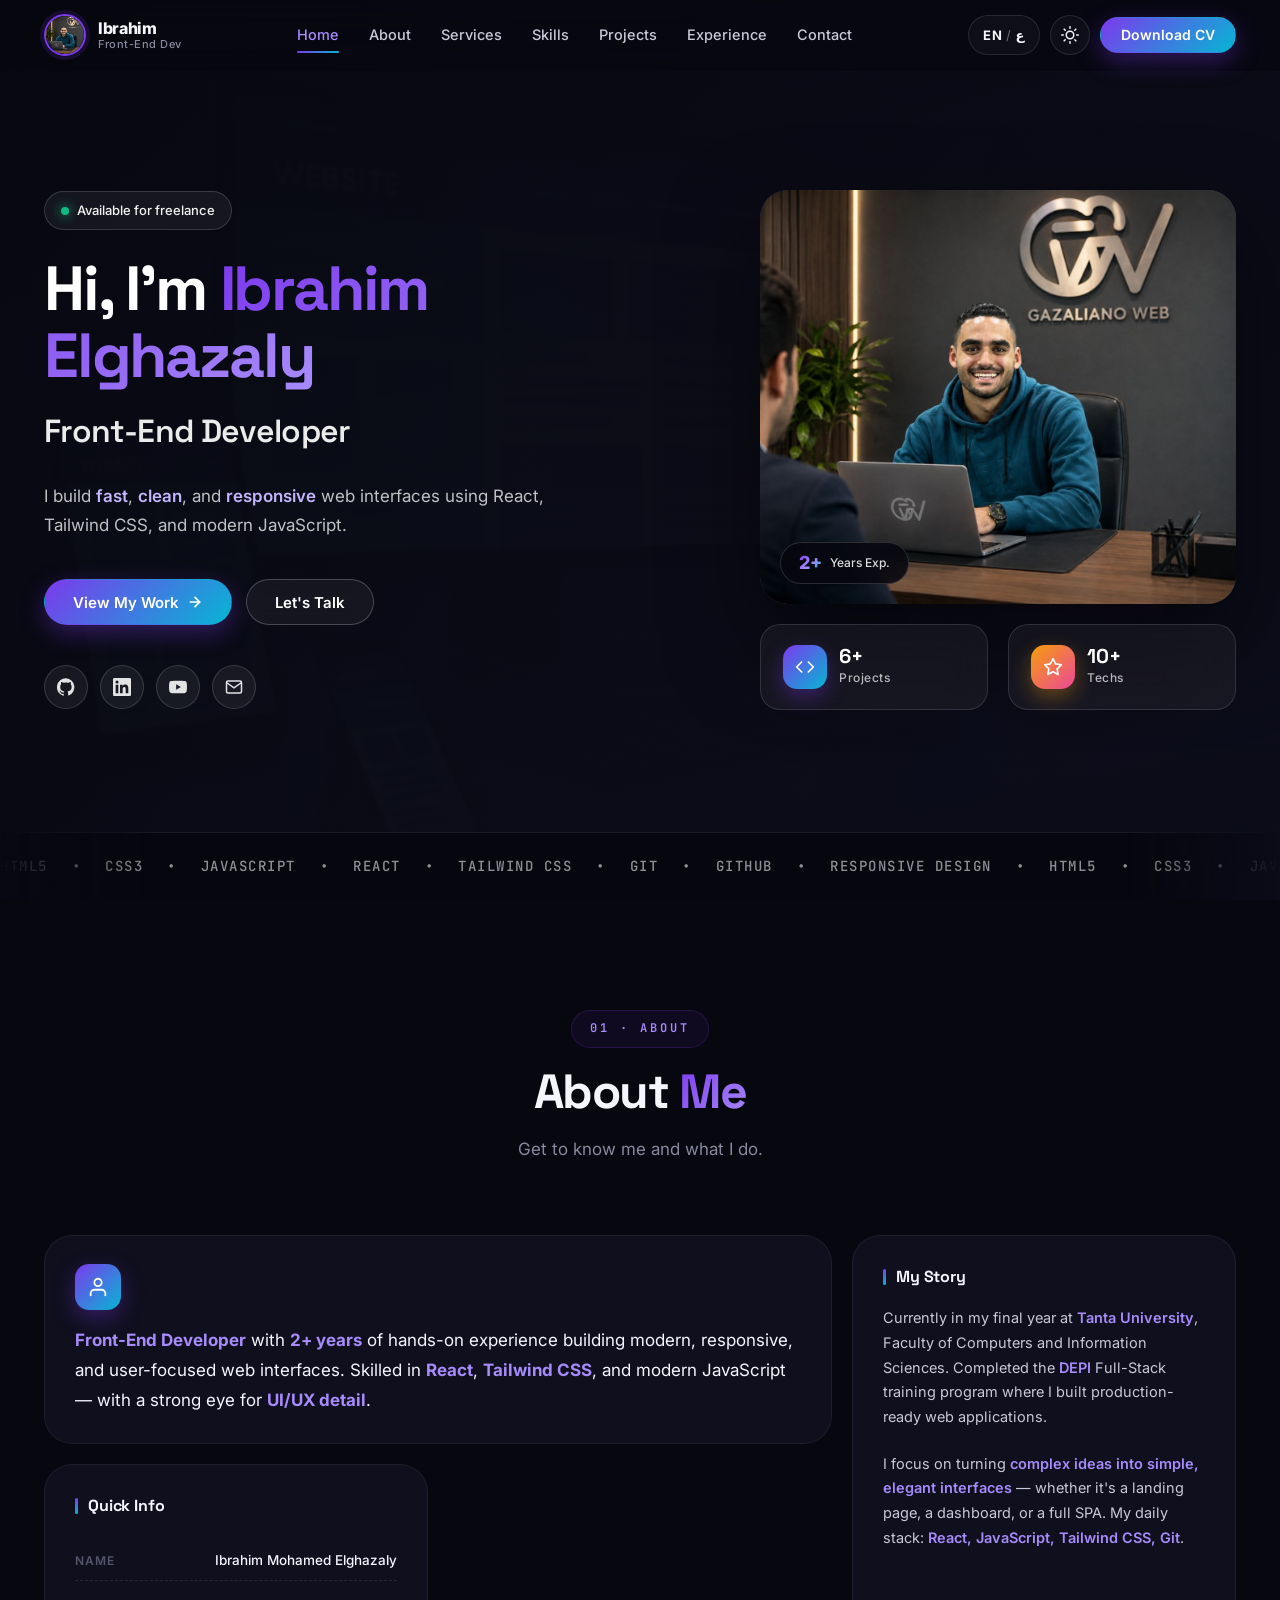
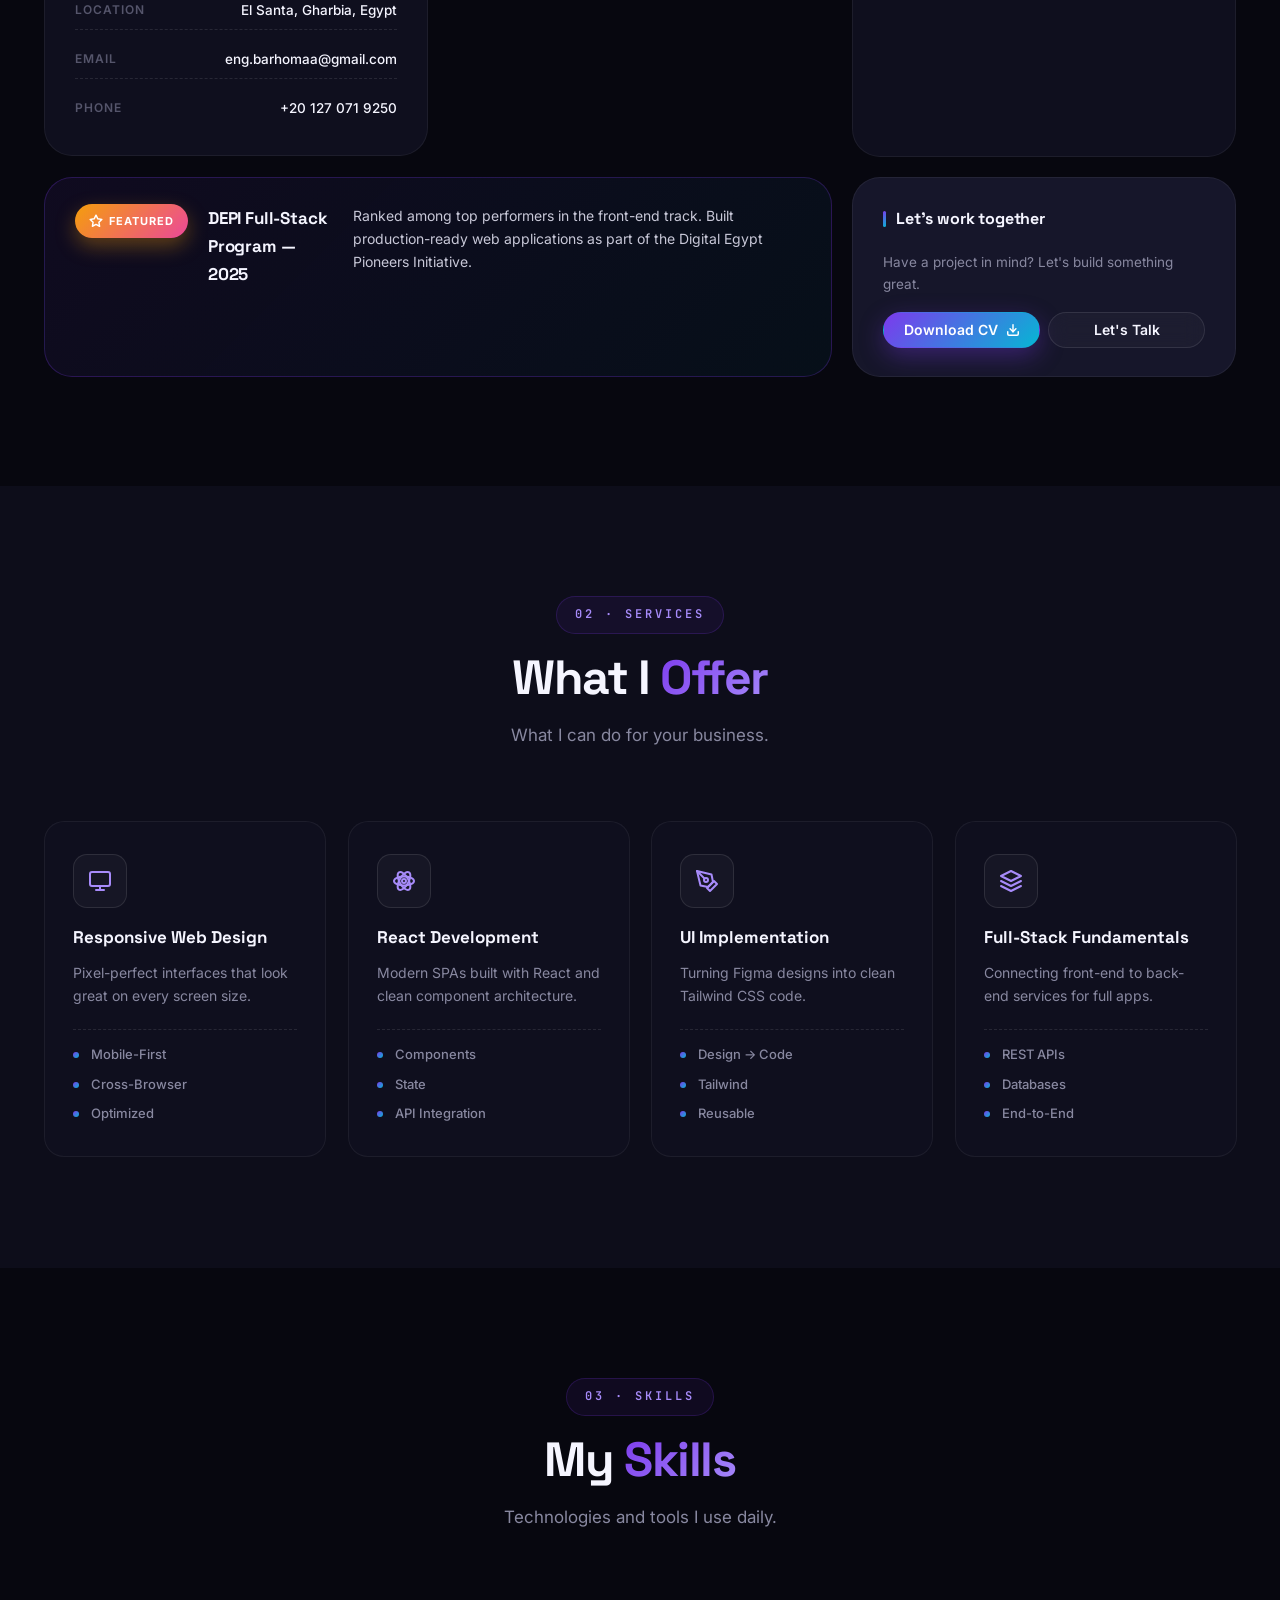
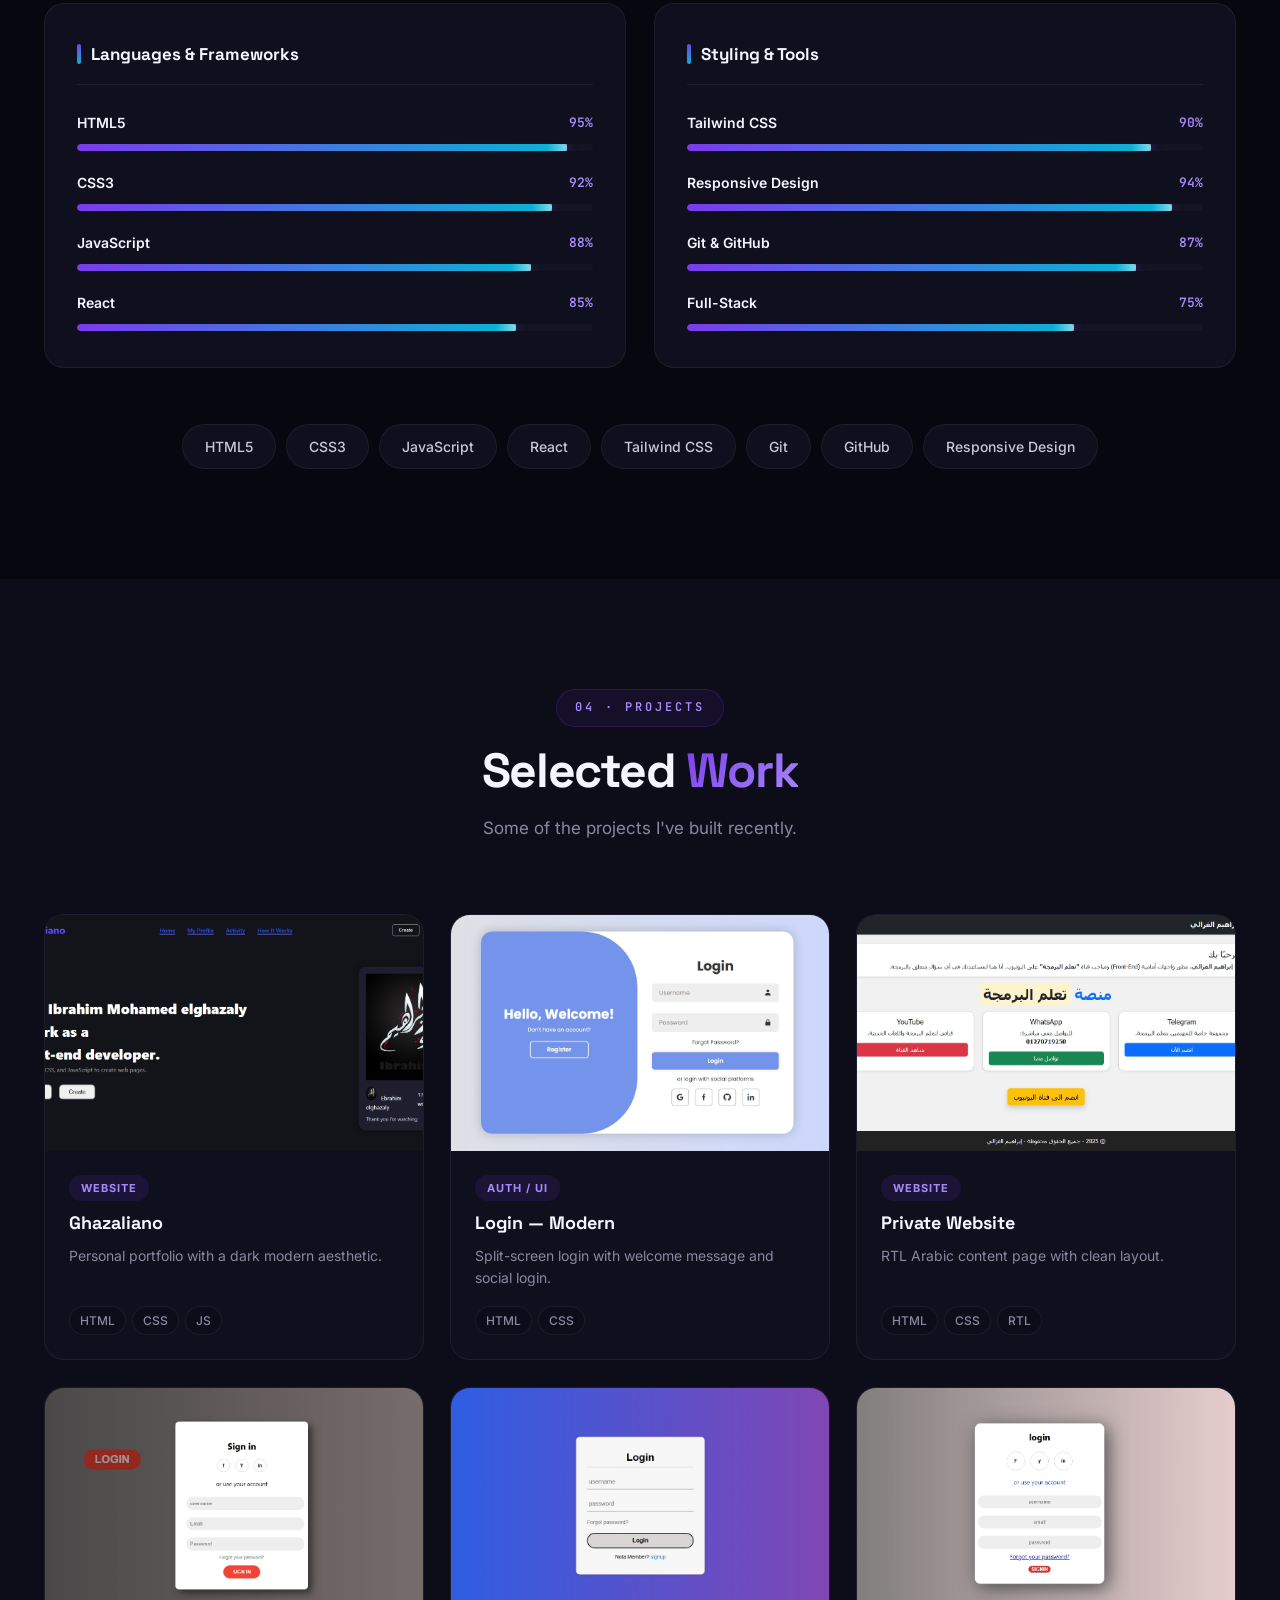
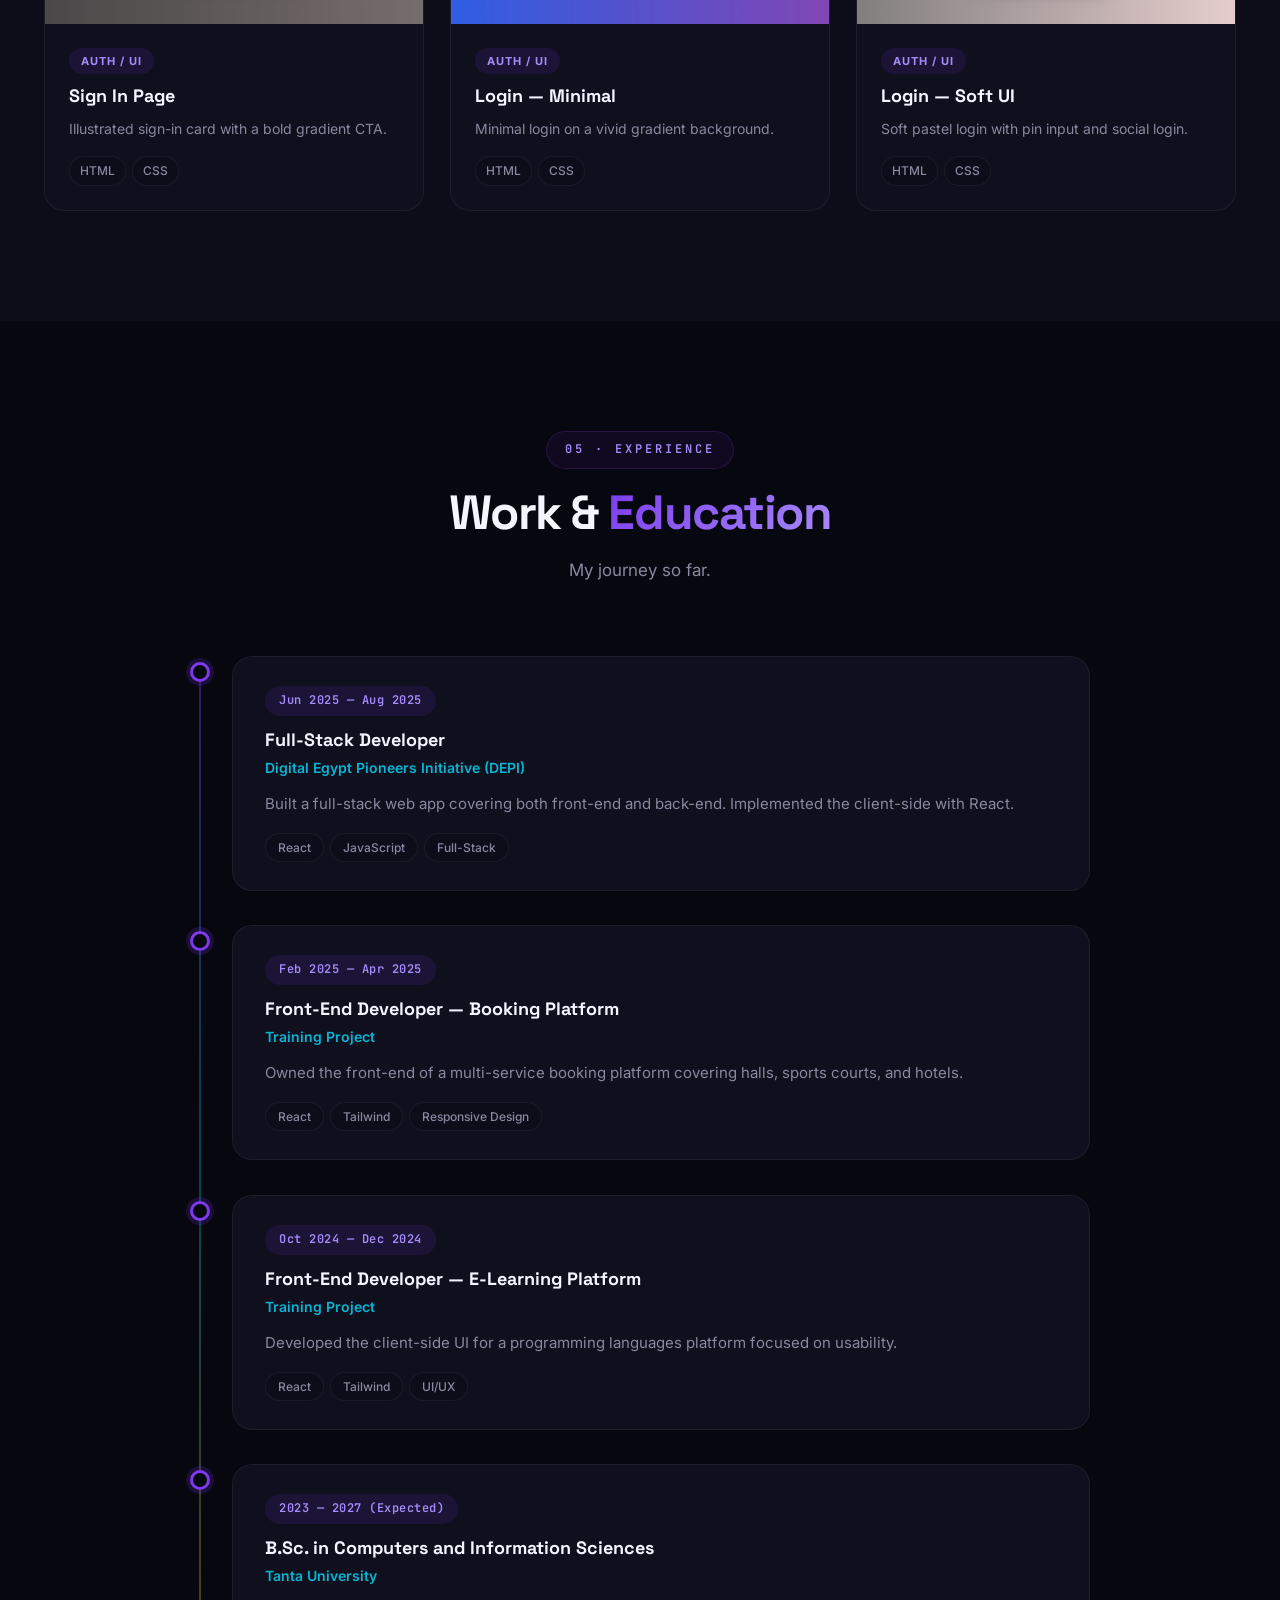
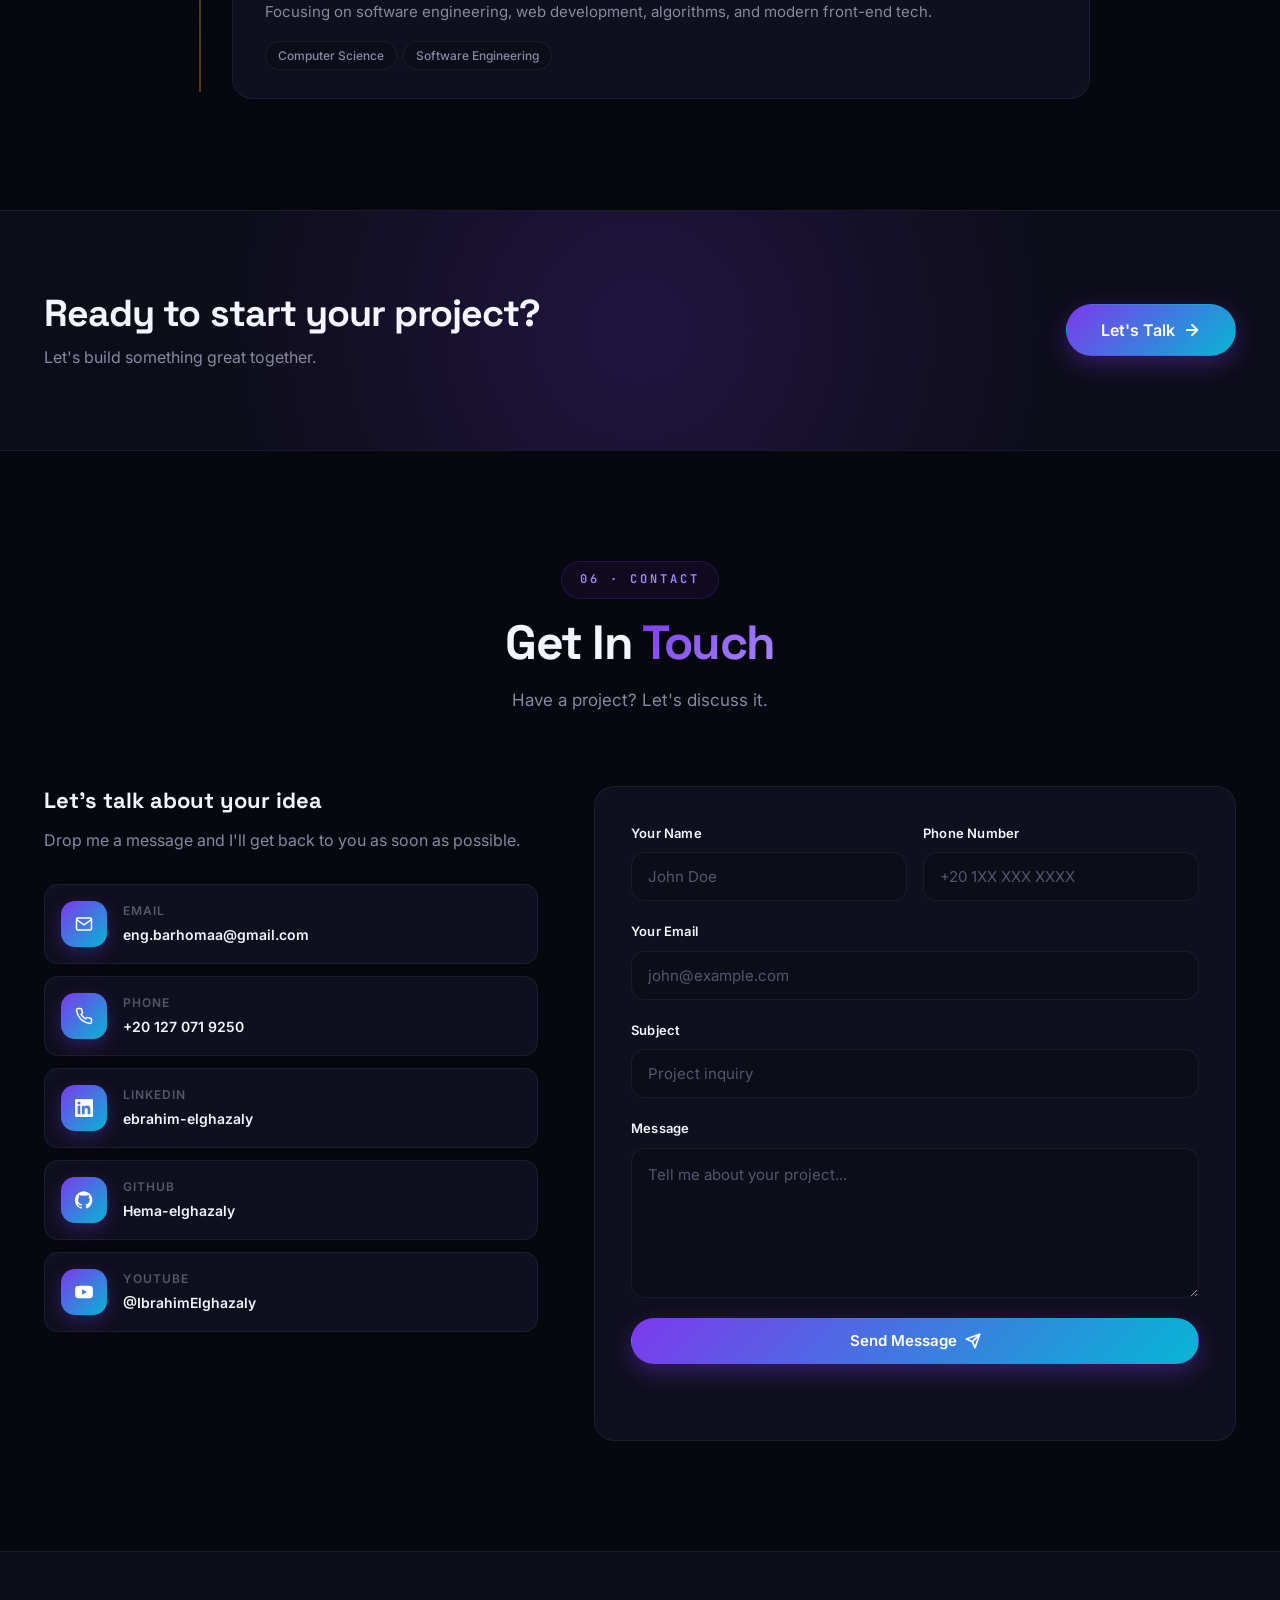
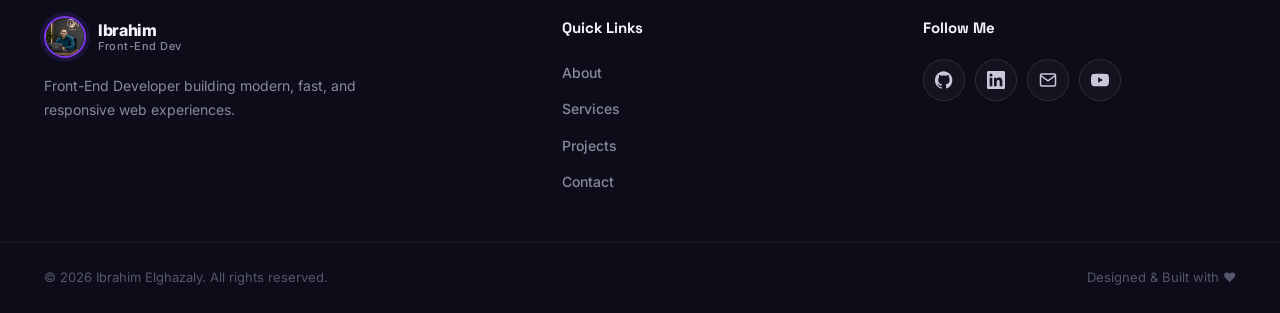
<file: portfolio 2/index.html>
<!DOCTYPE html>
<html lang="en" dir="ltr" data-theme="dark">
<head>
    <meta charset="UTF-8">
    <meta name="viewport" content="width=device-width, initial-scale=1.0">
    <title>Ibrahim Elghazaly — Front-End Developer</title>
    <meta name="description" content="Front-End Developer with 2+ years of experience building modern, responsive web interfaces using React, Tailwind CSS, and JavaScript.">
    <meta name="author" content="Ibrahim Mohamed Elghazaly">

    <link rel="icon" type="image/jpeg" href="assets/images/profile.jpg">
    <link rel="apple-touch-icon" href="assets/images/profile.jpg">

    <script>
        (function () {
            const theme = localStorage.getItem('portfolio-theme') || 'dark';
            const lang  = localStorage.getItem('portfolio-lang')  || 'en';
            document.documentElement.setAttribute('data-theme', theme);
            document.documentElement.setAttribute('lang', lang);
            if (lang === 'ar') document.documentElement.setAttribute('dir', 'rtl');
        })();
    </script>

    <link rel="preconnect" href="https://fonts.googleapis.com">
    <link rel="preconnect" href="https://fonts.gstatic.com" crossorigin>
    <link href="https://fonts.googleapis.com/css2?family=Cairo:wght@400;500;600;700;800;900&family=Inter:wght@300;400;500;600;700;800;900&family=JetBrains+Mono:wght@400;500;600&family=Space+Grotesk:wght@400;500;600;700&display=swap" rel="stylesheet">

    <link rel="stylesheet" href="style.css">
</head>
<body>

    <!-- Ambient Background -->
    <div class="ambient-bg" aria-hidden="true">
        <div class="ambient-blob blob-1"></div>
        <div class="ambient-blob blob-2"></div>
        <div class="ambient-blob blob-3"></div>
        <div class="ambient-grid"></div>
    </div>

    <!-- ============================================================
         NAVBAR
    ============================================================ -->
    <header class="navbar" id="navbar">
        <div class="container nav-inner">
            <a href="#home" class="brand" aria-label="Home">
                <span class="brand-avatar">
                    <img src="assets/images/profile.jpg" alt="Ibrahim">
                </span>
                <span class="brand-text">
                    <strong>Ibrahim</strong>
                    <small data-i18n="nav.role">Front-End Dev</small>
                </span>
            </a>

            <nav class="nav" id="nav">
                <a href="#home"       class="nav-link is-active" data-i18n="nav.home">Home</a>
                <a href="#about"      class="nav-link" data-i18n="nav.about">About</a>
                <a href="#services"   class="nav-link" data-i18n="nav.services">Services</a>
                <a href="#skills"     class="nav-link" data-i18n="nav.skills">Skills</a>
                <a href="#projects"   class="nav-link" data-i18n="nav.projects">Projects</a>
                <a href="#experience" class="nav-link" data-i18n="nav.experience">Experience</a>
                <a href="#contact"    class="nav-link" data-i18n="nav.contact">Contact</a>
            </nav>

            <div class="nav-tools">
                <button class="tool-btn lang-btn" id="langBtn" aria-label="Switch language">
                    <span class="lang-en">EN</span>
                    <span class="lang-sep">/</span>
                    <span class="lang-ar">ع</span>
                </button>

                <button class="tool-btn theme-btn" id="themeBtn" aria-label="Toggle theme">
                    <svg class="i-sun" width="18" height="18" viewBox="0 0 24 24" fill="none" stroke="currentColor" stroke-width="2" stroke-linecap="round" stroke-linejoin="round">
                        <circle cx="12" cy="12" r="5"/>
                        <line x1="12" y1="1" x2="12" y2="3"/><line x1="12" y1="21" x2="12" y2="23"/>
                        <line x1="4.22" y1="4.22" x2="5.64" y2="5.64"/><line x1="18.36" y1="18.36" x2="19.78" y2="19.78"/>
                        <line x1="1" y1="12" x2="3" y2="12"/><line x1="21" y1="12" x2="23" y2="12"/>
                        <line x1="4.22" y1="19.78" x2="5.64" y2="18.36"/><line x1="18.36" y1="5.64" x2="19.78" y2="4.22"/>
                    </svg>
                    <svg class="i-moon" width="18" height="18" viewBox="0 0 24 24" fill="none" stroke="currentColor" stroke-width="2" stroke-linecap="round" stroke-linejoin="round">
                        <path d="M21 12.79A9 9 0 1 1 11.21 3 7 7 0 0 0 21 12.79z"/>
                    </svg>
                </button>

                <a href="assets/cv/Ibrahim-Elghazaly-CV.pdf" download class="btn btn-primary btn-sm nav-cv" data-i18n="nav.cv">
                    Download CV
                </a>

                <button class="burger" id="burger" aria-label="Menu">
                    <span></span><span></span><span></span>
                </button>
            </div>
        </div>
    </header>

    <!-- ============================================================
         HERO — Bento Style
    ============================================================ -->
    <section class="hero" id="home">
        <div class="hero-bg">
            <img src="assets/images/web-background.jpg" alt="" class="hero-bg-img">
            <div class="hero-bg-overlay"></div>
        </div>

        <div class="container hero-inner">

            <div class="hero-main">
                <div class="hero-badge">
                    <span class="badge-dot"></span>
                    <span data-i18n="hero.badge">Available for freelance</span>
                </div>

                <h1 class="hero-title">
                    <span data-i18n="hero.hi">Hi, I'm</span>
                    <span class="grad">Ibrahim Elghazaly</span>
                </h1>

                <h2 class="hero-role" data-i18n="hero.role">Front-End Developer</h2>

                <p class="hero-lead" data-i18n-html="hero.lead">
                    I build <strong>fast</strong>, <strong>clean</strong>, and <strong>responsive</strong> web interfaces using React, Tailwind CSS, and modern JavaScript.
                </p>

                <div class="hero-cta">
                    <a href="#projects" class="btn btn-primary">
                        <span data-i18n="hero.cta1">View My Work</span>
                        <svg width="16" height="16" viewBox="0 0 24 24" fill="none" stroke="currentColor" stroke-width="2.5" stroke-linecap="round" stroke-linejoin="round"><line x1="5" y1="12" x2="19" y2="12"/><polyline points="12 5 19 12 12 19"/></svg>
                    </a>
                    <a href="#contact" class="btn btn-ghost" data-i18n="hero.cta2">Let's Talk</a>
                </div>

                <div class="hero-social">
                    <a href="https://github.com/Hema-elghazaly" target="_blank" rel="noopener" aria-label="GitHub">
                        <svg width="18" height="18" viewBox="0 0 24 24" fill="currentColor"><path d="M12 .3a12 12 0 0 0-3.8 23.4c.6.1.8-.3.8-.6v-2c-3.3.7-4-1.6-4-1.6-.6-1.4-1.4-1.8-1.4-1.8-1-.7.1-.7.1-.7 1.2 0 1.9 1.2 1.9 1.2 1 1.8 2.8 1.3 3.5 1 0-.8.4-1.3.7-1.6-2.7-.3-5.5-1.3-5.5-6 0-1.3.5-2.4 1.2-3.2 0-.4-.5-1.6.1-3.2 0 0 1-.3 3.3 1.2a11.5 11.5 0 0 1 6 0c2.3-1.5 3.3-1.2 3.3-1.2.6 1.6.2 2.8.1 3.2.8.8 1.2 1.9 1.2 3.2 0 4.7-2.8 5.7-5.5 6 .4.4.8 1 .8 2.1v3.1c0 .3.2.7.8.6A12 12 0 0 0 12 .3"/></svg>
                    </a>
                    <a href="https://linkedin.com/in/ebrahim-elghazaly-a34795349" target="_blank" rel="noopener" aria-label="LinkedIn">
                        <svg width="18" height="18" viewBox="0 0 24 24" fill="currentColor"><path d="M20.45 20.45h-3.55v-5.57c0-1.33-.02-3.04-1.85-3.04-1.85 0-2.14 1.45-2.14 2.94v5.67H9.36V9h3.41v1.56h.05c.47-.9 1.63-1.85 3.36-1.85 3.6 0 4.26 2.37 4.26 5.45v6.29zM5.34 7.43a2.06 2.06 0 1 1 0-4.12 2.06 2.06 0 0 1 0 4.12zM7.12 20.45H3.56V9h3.56v11.45zM22.22 0H1.77C.79 0 0 .77 0 1.72v20.56C0 23.23.79 24 1.77 24h20.45c.98 0 1.78-.77 1.78-1.72V1.72C24 .77 23.2 0 22.22 0z"/></svg>
                    </a>
                    <a href="https://www.youtube.com/channel/UCPDiJfqsEA3Z6h_omiqhSbQ" target="_blank" rel="noopener" aria-label="YouTube">
                        <svg width="18" height="18" viewBox="0 0 24 24" fill="currentColor"><path d="M23.498 6.186a3.016 3.016 0 0 0-2.122-2.136C19.505 3.545 12 3.545 12 3.545s-7.505 0-9.377.505A3.017 3.017 0 0 0 .502 6.186C0 8.07 0 12 0 12s0 3.93.502 5.814a3.016 3.016 0 0 0 2.122 2.136c1.871.505 9.376.505 9.376.505s7.505 0 9.377-.505a3.015 3.015 0 0 0 2.122-2.136C24 15.93 24 12 24 12s0-3.93-.502-5.814zM9.545 15.568V8.432L15.818 12l-6.273 3.568z"/></svg>
                    </a>
                    <a href="mailto:eng.barhomaa@gmail.com" aria-label="Email">
                        <svg width="18" height="18" viewBox="0 0 24 24" fill="none" stroke="currentColor" stroke-width="2"><path d="M4 4h16c1.1 0 2 .9 2 2v12c0 1.1-.9 2-2 2H4c-1.1 0-2-.9-2-2V6c0-1.1.9-2 2-2z"/><polyline points="22,6 12,13 2,6"/></svg>
                    </a>
                </div>
            </div>

            <div class="hero-side">
                <div class="hero-photo-card">
                    <img src="assets/images/profile.jpg" alt="Ibrahim Elghazaly">
                    <div class="hero-photo-badge">
                        <span class="badge-num">2+</span>
                        <span class="badge-txt" data-i18n="hero.years">Years Exp.</span>
                    </div>
                </div>

                <div class="hero-stat-card">
                    <div class="stat-icon">
                        <svg width="20" height="20" viewBox="0 0 24 24" fill="none" stroke="currentColor" stroke-width="2" stroke-linecap="round" stroke-linejoin="round">
                            <polyline points="16 18 22 12 16 6"/>
                            <polyline points="8 6 2 12 8 18"/>
                        </svg>
                    </div>
                    <div class="stat-info">
                        <strong>6+</strong>
                        <span data-i18n="hero.projects">Projects</span>
                    </div>
                </div>

                <div class="hero-stat-card">
                    <div class="stat-icon gold">
                        <svg width="20" height="20" viewBox="0 0 24 24" fill="none" stroke="currentColor" stroke-width="2" stroke-linecap="round" stroke-linejoin="round">
                            <polygon points="12 2 15.09 8.26 22 9.27 17 14.14 18.18 21.02 12 17.77 5.82 21.02 7 14.14 2 9.27 8.91 8.26 12 2"/>
                        </svg>
                    </div>
                    <div class="stat-info">
                        <strong>10+</strong>
                        <span data-i18n="hero.techs">Techs</span>
                    </div>
                </div>
            </div>

        </div>

        <div class="hero-marquee">
            <div class="marquee-track">
                <span>HTML5</span><span>•</span>
                <span>CSS3</span><span>•</span>
                <span>JavaScript</span><span>•</span>
                <span>React</span><span>•</span>
                <span>Tailwind CSS</span><span>•</span>
                <span>Git</span><span>•</span>
                <span>GitHub</span><span>•</span>
                <span>Responsive Design</span><span>•</span>
                <span>HTML5</span><span>•</span>
                <span>CSS3</span><span>•</span>
                <span>JavaScript</span><span>•</span>
                <span>React</span><span>•</span>
                <span>Tailwind CSS</span><span>•</span>
                <span>Git</span><span>•</span>
                <span>GitHub</span><span>•</span>
                <span>Responsive Design</span><span>•</span>
            </div>
        </div>
    </section>

    <!-- ============================================================
         ABOUT
    ============================================================ -->
    <section class="section" id="about">
        <div class="container">
            <div class="sec-head">
                <span class="sec-label" data-i18n="about.label">01 · About</span>
                <h2 class="sec-title">
                    <span data-i18n="about.title1">About</span>
                    <span class="grad" data-i18n="about.title2">Me</span>
                </h2>
                <p class="sec-sub" data-i18n="about.sub">Get to know me and what I do.</p>
            </div>

            <div class="about-bento">

                <!-- Lead Card -->
                <div class="bento-card bento-lead">
                    <div class="bento-icon">
                        <svg width="22" height="22" viewBox="0 0 24 24" fill="none" stroke="currentColor" stroke-width="2" stroke-linecap="round" stroke-linejoin="round">
                            <path d="M20 21v-2a4 4 0 0 0-4-4H8a4 4 0 0 0-4 4v2"/>
                            <circle cx="12" cy="7" r="4"/>
                        </svg>
                    </div>
                    <p class="about-lead" data-i18n-html="about.lead">
                        <strong>Front-End Developer</strong> with <strong>2+ years</strong> of hands-on experience building modern, responsive, and user-focused web interfaces. Skilled in <strong>React</strong>, <strong>Tailwind CSS</strong>, and modern JavaScript — with a strong eye for <strong>UI/UX detail</strong>.
                    </p>
                </div>

                <!-- Bio Card -->
                <div class="bento-card bento-bio">
                    <h3 class="bento-title" data-i18n="about.bioTitle">My Story</h3>
                    <p data-i18n-html="about.p2">
                        Currently in my final year at <strong>Tanta University</strong>, Faculty of Computers and Information Sciences. Completed the <strong>DEPI</strong> Full-Stack training program where I built production-ready web applications.
                    </p>
                    <p data-i18n-html="about.p3">
                        I focus on turning <strong>complex ideas into simple, elegant interfaces</strong> — whether it's a landing page, a dashboard, or a full SPA. My daily stack: <strong>React, JavaScript, Tailwind CSS, Git</strong>.
                    </p>
                </div>

                <!-- Info Card -->
                <div class="bento-card bento-info">
                    <h3 class="bento-title" data-i18n="about.infoTitle">Quick Info</h3>
                    <ul class="info-list">
                        <li>
                            <span class="info-k" data-i18n="about.k.name">Name</span>
                            <span class="info-v">Ibrahim Mohamed Elghazaly</span>
                        </li>
                        <li>
                            <span class="info-k" data-i18n="about.k.location">Location</span>
                            <span class="info-v" data-i18n="about.v.location">El Santa, Gharbia, Egypt</span>
                        </li>
                        <li>
                            <span class="info-k" data-i18n="about.k.email">Email</span>
                            <span class="info-v">eng.barhomaa@gmail.com</span>
                        </li>
                        <li>
                            <span class="info-k" data-i18n="about.k.phone">Phone</span>
                            <span class="info-v" dir="ltr">+20 127 071 9250</span>
                        </li>
                    </ul>
                </div>

                <!-- Featured Card -->
                <div class="bento-card bento-featured">
                    <div class="featured-top">
                        <div class="featured-badge">
                            <svg width="14" height="14" viewBox="0 0 24 24" fill="none" stroke="currentColor" stroke-width="2.5" stroke-linecap="round" stroke-linejoin="round">
                                <polygon points="12 2 15.09 8.26 22 9.27 17 14.14 18.18 21.02 12 17.77 5.82 21.02 7 14.14 2 9.27 8.91 8.26 12 2"/>
                            </svg>
                            <span data-i18n="about.featured.tag">Featured</span>
                        </div>
                    </div>
                    <h4 class="featured-title" data-i18n="about.featured.title">DEPI Full-Stack Program </h4>
                    <p class="featured-desc" data-i18n="about.featured.desc">
                        Ranked among top performers in the front-end track. Built production-ready web applications as part of the Digital Egypt Pioneers Initiative.
                    </p>
                </div>

                <!-- CTA Card -->
                <div class="bento-card bento-cta">
                    <h3 class="bento-title" data-i18n="about.ctaTitle">Let's work together</h3>
                    <p data-i18n="about.ctaDesc">Have a project in mind? Let's build something great.</p>
                    <div class="bento-cta-buttons">
                        <a href="assets/cv/Ibrahim-Elghazaly-CV.pdf" download class="btn btn-primary btn-sm">
                            <span data-i18n="about.cv">Download CV</span>
                            <svg width="14" height="14" viewBox="0 0 24 24" fill="none" stroke="currentColor" stroke-width="2.5" stroke-linecap="round" stroke-linejoin="round"><path d="M21 15v4a2 2 0 0 1-2 2H5a2 2 0 0 1-2-2v-4"/><polyline points="7 10 12 15 17 10"/><line x1="12" y1="15" x2="12" y2="3"/></svg>
                        </a>
                        <a href="#contact" class="btn btn-ghost btn-sm" data-i18n="about.ctaBtn">Let's Talk</a>
                    </div>
                </div>

            </div>
        </div>
    </section>

    <!-- ============================================================
         SERVICES
    ============================================================ -->
    <section class="section section-alt" id="services">
        <div class="container">
            <div class="sec-head">
                <span class="sec-label" data-i18n="services.label">02 · Services</span>
                <h2 class="sec-title">
                    <span data-i18n="services.title1">What I</span>
                    <span class="grad" data-i18n="services.title2">Offer</span>
                </h2>
                <p class="sec-sub" data-i18n="services.sub">What I can do for your business.</p>
            </div>

            <div class="services-grid">
                <article class="service-card">
                    <div class="srv-icon">
                        <svg width="24" height="24" viewBox="0 0 24 24" fill="none" stroke="currentColor" stroke-width="2" stroke-linecap="round" stroke-linejoin="round">
                            <rect x="2" y="3" width="20" height="14" rx="2"/>
                            <line x1="8" y1="21" x2="16" y2="21"/>
                            <line x1="12" y1="17" x2="12" y2="21"/>
                        </svg>
                    </div>
                    <h3 data-i18n="services.s1.t">Responsive Web Design</h3>
                    <p data-i18n="services.s1.d">Pixel-perfect interfaces that look great on every screen size.</p>
                    <ul class="srv-list">
                        <li data-i18n="services.s1.l1">Mobile-First</li>
                        <li data-i18n="services.s1.l2">Cross-Browser</li>
                        <li data-i18n="services.s1.l3">Optimized</li>
                    </ul>
                </article>

                <article class="service-card">
                    <div class="srv-icon">
                        <svg width="24" height="24" viewBox="0 0 24 24" fill="none" stroke="currentColor" stroke-width="2" stroke-linecap="round" stroke-linejoin="round">
                            <circle cx="12" cy="12" r="2"/>
                            <ellipse cx="12" cy="12" rx="10" ry="4.5"/>
                            <ellipse cx="12" cy="12" rx="10" ry="4.5" transform="rotate(60 12 12)"/>
                            <ellipse cx="12" cy="12" rx="10" ry="4.5" transform="rotate(120 12 12)"/>
                        </svg>
                    </div>
                    <h3 data-i18n="services.s2.t">React Development</h3>
                    <p data-i18n="services.s2.d">Modern SPAs built with React and clean component architecture.</p>
                    <ul class="srv-list">
                        <li data-i18n="services.s2.l1">Components</li>
                        <li data-i18n="services.s2.l2">State</li>
                        <li data-i18n="services.s2.l3">API Integration</li>
                    </ul>
                </article>

                <article class="service-card">
                    <div class="srv-icon">
                        <svg width="24" height="24" viewBox="0 0 24 24" fill="none" stroke="currentColor" stroke-width="2" stroke-linecap="round" stroke-linejoin="round">
                            <path d="M12 19l7-7 3 3-7 7-3-3z"/>
                            <path d="M18 13l-1.5-7.5L2 2l3.5 14.5L13 18l5-5z"/>
                            <path d="M2 2l7.586 7.586"/>
                            <circle cx="11" cy="11" r="2"/>
                        </svg>
                    </div>
                    <h3 data-i18n="services.s3.t">UI Implementation</h3>
                    <p data-i18n="services.s3.d">Turning Figma designs into clean Tailwind CSS code.</p>
                    <ul class="srv-list">
                        <li data-i18n="services.s3.l1">Design → Code</li>
                        <li data-i18n="services.s3.l2">Tailwind</li>
                        <li data-i18n="services.s3.l3">Reusable</li>
                    </ul>
                </article>

                <article class="service-card">
                    <div class="srv-icon">
                        <svg width="24" height="24" viewBox="0 0 24 24" fill="none" stroke="currentColor" stroke-width="2" stroke-linecap="round" stroke-linejoin="round">
                            <path d="M12 2L2 7l10 5 10-5-10-5z"/>
                            <polyline points="2 17 12 22 22 17"/>
                            <polyline points="2 12 12 17 22 12"/>
                        </svg>
                    </div>
                    <h3 data-i18n="services.s4.t">Full-Stack Fundamentals</h3>
                    <p data-i18n="services.s4.d">Connecting front-end to back-end services for full apps.</p>
                    <ul class="srv-list">
                        <li data-i18n="services.s4.l1">REST APIs</li>
                        <li data-i18n="services.s4.l2">Databases</li>
                        <li data-i18n="services.s4.l3">End-to-End</li>
                    </ul>
                </article>
            </div>
        </div>
    </section>

    <!-- ============================================================
         SKILLS
    ============================================================ -->
    <section class="section" id="skills">
        <div class="container">
            <div class="sec-head">
                <span class="sec-label" data-i18n="skills.label">03 · Skills</span>
                <h2 class="sec-title">
                    <span data-i18n="skills.title1">My</span>
                    <span class="grad" data-i18n="skills.title2">Skills</span>
                </h2>
                <p class="sec-sub" data-i18n="skills.sub">Technologies and tools I use daily.</p>
            </div>

            <div class="skills-grid">
                <div class="skill-panel">
                    <h3 class="panel-title" data-i18n="skills.p1">Languages & Frameworks</h3>
                    <div class="skill-item">
                        <div class="skill-top"><span>HTML5</span><span>95%</span></div>
                        <div class="skill-track"><div class="skill-fill" data-w="95"></div></div>
                    </div>
                    <div class="skill-item">
                        <div class="skill-top"><span>CSS3</span><span>92%</span></div>
                        <div class="skill-track"><div class="skill-fill" data-w="92"></div></div>
                    </div>
                    <div class="skill-item">
                        <div class="skill-top"><span>JavaScript</span><span>88%</span></div>
                        <div class="skill-track"><div class="skill-fill" data-w="88"></div></div>
                    </div>
                    <div class="skill-item">
                        <div class="skill-top"><span>React</span><span>85%</span></div>
                        <div class="skill-track"><div class="skill-fill" data-w="85"></div></div>
                    </div>
                </div>

                <div class="skill-panel">
                    <h3 class="panel-title" data-i18n="skills.p2">Styling & Tools</h3>
                    <div class="skill-item">
                        <div class="skill-top"><span>Tailwind CSS</span><span>90%</span></div>
                        <div class="skill-track"><div class="skill-fill" data-w="90"></div></div>
                    </div>
                    <div class="skill-item">
                        <div class="skill-top"><span data-i18n="skills.resp">Responsive Design</span><span>94%</span></div>
                        <div class="skill-track"><div class="skill-fill" data-w="94"></div></div>
                    </div>
                    <div class="skill-item">
                        <div class="skill-top"><span>Git & GitHub</span><span>87%</span></div>
                        <div class="skill-track"><div class="skill-fill" data-w="87"></div></div>
                    </div>
                    <div class="skill-item">
                        <div class="skill-top"><span data-i18n="skills.fs">Full-Stack</span><span>75%</span></div>
                        <div class="skill-track"><div class="skill-fill" data-w="75"></div></div>
                    </div>
                </div>
            </div>

            <div class="tech-strip">
                <span class="tech">HTML5</span>
                <span class="tech">CSS3</span>
                <span class="tech">JavaScript</span>
                <span class="tech">React</span>
                <span class="tech">Tailwind CSS</span>
                <span class="tech">Git</span>
                <span class="tech">GitHub</span>
                <span class="tech" data-i18n="skills.resp">Responsive Design</span>
            </div>
        </div>
    </section>

    <!-- ============================================================
         PROJECTS
    ============================================================ -->
    <section class="section section-alt" id="projects">
        <div class="container">
            <div class="sec-head">
                <span class="sec-label" data-i18n="projects.label">04 · Projects</span>
                <h2 class="sec-title">
                    <span data-i18n="projects.title1">Selected</span>
                    <span class="grad" data-i18n="projects.title2">Work</span>
                </h2>
                <p class="sec-sub" data-i18n="projects.sub">Some of the projects I've built recently.</p>
            </div>

            <div class="projects-grid">
                <article class="project">
                    <div class="project-cover">
                        <img src="assets/images/projects/ghazaliano.jpg" alt="Ghazaliano" loading="lazy">
                        <div class="project-overlay">
                            <a href="https://hema-elghazaly.github.io/elghazaly-dev/" target="_blank" rel="noopener" class="project-view" aria-label="View project">
                                <svg width="20" height="20" viewBox="0 0 24 24" fill="none" stroke="currentColor" stroke-width="2" stroke-linecap="round" stroke-linejoin="round">
                                    <path d="M18 13v6a2 2 0 0 1-2 2H5a2 2 0 0 1-2-2V8a2 2 0 0 1 2-2h6"/>
                                    <polyline points="15 3 21 3 21 9"/>
                                    <line x1="10" y1="14" x2="21" y2="3"/>
                                </svg>
                            </a>
                        </div>
                    </div>
                    <div class="project-info">
                        <span class="project-cat" data-i18n="projects.cat.web">Website</span>
                        <h3 class="project-name">Ghazaliano</h3>
                        <p class="project-text" data-i18n="projects.p1">Personal portfolio with a dark modern aesthetic.</p>
                        <div class="project-stack">
                            <span>HTML</span><span>CSS</span><span>JS</span>
                        </div>
                    </div>
                </article>

                <article class="project">
                    <div class="project-cover">
                        <img src="assets/images/projects/login-1.jpg" alt="Login Modern" loading="lazy">
                        <div class="project-overlay">
                            <a href="https://hema-elghazaly.github.io/login_signup-Ebrahim_Elghazaly/" target="_blank" rel="noopener" class="project-view" aria-label="View project">
                                <svg width="20" height="20" viewBox="0 0 24 24" fill="none" stroke="currentColor" stroke-width="2" stroke-linecap="round" stroke-linejoin="round">
                                    <path d="M18 13v6a2 2 0 0 1-2 2H5a2 2 0 0 1-2-2V8a2 2 0 0 1 2-2h6"/>
                                    <polyline points="15 3 21 3 21 9"/>
                                    <line x1="10" y1="14" x2="21" y2="3"/>
                                </svg>
                            </a>
                        </div>
                    </div>
                    <div class="project-info">
                        <span class="project-cat" data-i18n="projects.cat.ui">Auth / UI</span>
                        <h3 class="project-name" data-i18n="projects.p2.n">Login — Modern</h3>
                        <p class="project-text" data-i18n="projects.p2">Split-screen login with welcome message and social login.</p>
                        <div class="project-stack"><span>HTML</span><span>CSS</span></div>
                    </div>
                </article>

                <article class="project">
                    <div class="project-cover">
                        <img src="assets/images/projects/website-private.jpg" alt="Private Website" loading="lazy">
                        <div class="project-overlay">
                            <a href="https://elghazaly-web.netlify.app/" target="_blank" rel="noopener" class="project-view" aria-label="View project">
                                <svg width="20" height="20" viewBox="0 0 24 24" fill="none" stroke="currentColor" stroke-width="2" stroke-linecap="round" stroke-linejoin="round">
                                    <path d="M18 13v6a2 2 0 0 1-2 2H5a2 2 0 0 1-2-2V8a2 2 0 0 1 2-2h6"/>
                                    <polyline points="15 3 21 3 21 9"/>
                                    <line x1="10" y1="14" x2="21" y2="3"/>
                                </svg>
                            </a>
                        </div>
                    </div>
                    <div class="project-info">
                        <span class="project-cat" data-i18n="projects.cat.web">Website</span>
                        <h3 class="project-name" data-i18n="projects.p3.n">Private Website</h3>
                        <p class="project-text" data-i18n="projects.p3">RTL Arabic content page with clean layout.</p>
                        <div class="project-stack"><span>HTML</span><span>CSS</span><span>RTL</span></div>
                    </div>
                </article>

                <article class="project">
                    <div class="project-cover">
                        <img src="assets/images/projects/login-2.jpg" alt="Sign In" loading="lazy">
                        <div class="project-overlay">
                            <a href="https://hema-elghazaly.github.io/login--elghazaly/" target="_blank" rel="noopener" class="project-view" aria-label="View project">
                                <svg width="20" height="20" viewBox="0 0 24 24" fill="none" stroke="currentColor" stroke-width="2" stroke-linecap="round" stroke-linejoin="round">
                                    <path d="M18 13v6a2 2 0 0 1-2 2H5a2 2 0 0 1-2-2V8a2 2 0 0 1 2-2h6"/>
                                    <polyline points="15 3 21 3 21 9"/>
                                    <line x1="10" y1="14" x2="21" y2="3"/>
                                </svg>
                            </a>
                        </div>
                    </div>
                    <div class="project-info">
                        <span class="project-cat" data-i18n="projects.cat.ui">Auth / UI</span>
                        <h3 class="project-name" data-i18n="projects.p4.n">Sign In Page</h3>
                        <p class="project-text" data-i18n="projects.p4">Illustrated sign-in card with a bold gradient CTA.</p>
                        <div class="project-stack"><span>HTML</span><span>CSS</span></div>
                    </div>
                </article>

                <article class="project">
                    <div class="project-cover">
                        <img src="assets/images/projects/login-3.jpg" alt="Minimal Login" loading="lazy">
                        <div class="project-overlay">
                            <a href="https://hema-elghazaly.github.io/login-ebrahim-elghazaly/#" target="_blank" rel="noopener" class="project-view" aria-label="View project">
                                <svg width="20" height="20" viewBox="0 0 24 24" fill="none" stroke="currentColor" stroke-width="2" stroke-linecap="round" stroke-linejoin="round">
                                    <path d="M18 13v6a2 2 0 0 1-2 2H5a2 2 0 0 1-2-2V8a2 2 0 0 1 2-2h6"/>
                                    <polyline points="15 3 21 3 21 9"/>
                                    <line x1="10" y1="14" x2="21" y2="3"/>
                                </svg>
                            </a>
                        </div>
                    </div>
                    <div class="project-info">
                        <span class="project-cat" data-i18n="projects.cat.ui">Auth / UI</span>
                        <h3 class="project-name" data-i18n="projects.p5.n">Login — Minimal</h3>
                        <p class="project-text" data-i18n="projects.p5">Minimal login on a vivid gradient background.</p>
                        <div class="project-stack"><span>HTML</span><span>CSS</span></div>
                    </div>
                </article>

                <article class="project">
                    <div class="project-cover">
                        <img src="assets/images/projects/login-4.jpg" alt="Soft UI" loading="lazy">
                        <div class="project-overlay">
                            <a href="https://hema-elghazaly.github.io/log-web/" target="_blank" rel="noopener" class="project-view" aria-label="View project">
                                <svg width="20" height="20" viewBox="0 0 24 24" fill="none" stroke="currentColor" stroke-width="2" stroke-linecap="round" stroke-linejoin="round">
                                    <path d="M18 13v6a2 2 0 0 1-2 2H5a2 2 0 0 1-2-2V8a2 2 0 0 1 2-2h6"/>
                                    <polyline points="15 3 21 3 21 9"/>
                                    <line x1="10" y1="14" x2="21" y2="3"/>
                                </svg>
                            </a>
                        </div>
                    </div>
                    <div class="project-info">
                        <span class="project-cat" data-i18n="projects.cat.ui">Auth / UI</span>
                        <h3 class="project-name" data-i18n="projects.p6.n">Login — Soft UI</h3>
                        <p class="project-text" data-i18n="projects.p6">Soft pastel login with pin input and social login.</p>
                        <div class="project-stack"><span>HTML</span><span>CSS</span></div>
                    </div>
                </article>
            </div>
        </div>
    </section>

    <!-- ============================================================
         EXPERIENCE
    ============================================================ -->
    <section class="section" id="experience">
        <div class="container">
            <div class="sec-head">
                <span class="sec-label" data-i18n="exp.label">05 · Experience</span>
                <h2 class="sec-title">
                    <span data-i18n="exp.title1">Work &</span>
                    <span class="grad" data-i18n="exp.title2">Education</span>
                </h2>
                <p class="sec-sub" data-i18n="exp.sub">My journey so far.</p>
            </div>

            <div class="exp-timeline">
                <div class="exp-item">
                    <div class="exp-marker"></div>
                    <div class="exp-body">
                        <span class="exp-date" data-i18n="exp.e1.d">Jun 2025 — Aug 2025</span>
                        <h3 class="exp-role" data-i18n="exp.e1.r">Full-Stack Developer</h3>
                        <h4 class="exp-co">Digital Egypt Pioneers Initiative (DEPI)</h4>
                        <p class="exp-desc" data-i18n="exp.e1.ds">Built a full-stack web app covering both front-end and back-end. Implemented the client-side with React.</p>
                        <div class="exp-tags"><span>React</span><span>JavaScript</span><span>Full-Stack</span></div>
                    </div>
                </div>

                <div class="exp-item">
                    <div class="exp-marker"></div>
                    <div class="exp-body">
                        <span class="exp-date" data-i18n="exp.e2.d">Feb 2025 — Apr 2025</span>
                        <h3 class="exp-role" data-i18n="exp.e2.r">Front-End Developer — Booking Platform</h3>
                        <h4 class="exp-co" data-i18n="exp.e2.c">Training Project</h4>
                        <p class="exp-desc" data-i18n="exp.e2.ds">Owned the front-end of a multi-service booking platform covering halls, sports courts, and hotels.</p>
                        <div class="exp-tags"><span>React</span><span>Tailwind</span><span data-i18n="skills.resp">Responsive</span></div>
                    </div>
                </div>

                <div class="exp-item">
                    <div class="exp-marker"></div>
                    <div class="exp-body">
                        <span class="exp-date" data-i18n="exp.e3.d">Oct 2024 — Dec 2024</span>
                        <h3 class="exp-role" data-i18n="exp.e3.r">Front-End Developer — E-Learning Platform</h3>
                        <h4 class="exp-co" data-i18n="exp.e3.c">Training Project</h4>
                        <p class="exp-desc" data-i18n="exp.e3.ds">Developed the client-side UI for a programming languages platform focused on usability.</p>
                        <div class="exp-tags"><span>React</span><span>Tailwind</span><span>UI/UX</span></div>
                    </div>
                </div>

                <div class="exp-item">
                    <div class="exp-marker"></div>
                    <div class="exp-body">
                        <span class="exp-date" data-i18n="exp.e4.d">2023 — 2027 (Expected)</span>
                        <h3 class="exp-role" data-i18n="exp.e4.r">B.Sc. in Computers and Information Sciences</h3>
                        <h4 class="exp-co">Tanta University</h4>
                        <p class="exp-desc" data-i18n="exp.e4.ds">Focusing on software engineering, web development, algorithms, and modern front-end tech.</p>
                        <div class="exp-tags"><span data-i18n="exp.e4.t1">Computer Science</span><span data-i18n="exp.e4.t2">Software Engineering</span></div>
                    </div>
                </div>
            </div>
        </div>
    </section>

    <!-- ============================================================
         CTA
    ============================================================ -->
    <section class="cta">
        <div class="container cta-wrap">
            <div class="cta-text">
                <h2 class="cta-title" data-i18n="cta.title">Ready to start your project?</h2>
                <p class="cta-sub" data-i18n="cta.sub">Let's build something great together.</p>
            </div>
            <a href="#contact" class="btn btn-primary btn-lg">
                <span data-i18n="cta.btn">Let's Talk</span>
                <svg width="18" height="18" viewBox="0 0 24 24" fill="none" stroke="currentColor" stroke-width="2.5" stroke-linecap="round" stroke-linejoin="round"><line x1="5" y1="12" x2="19" y2="12"/><polyline points="12 5 19 12 12 19"/></svg>
            </a>
        </div>
    </section>

    <!-- ============================================================
         CONTACT
    ============================================================ -->
    <section class="section" id="contact">
        <div class="container">
            <div class="sec-head">
                <span class="sec-label" data-i18n="contact.label">06 · Contact</span>
                <h2 class="sec-title">
                    <span data-i18n="contact.title1">Get In</span>
                    <span class="grad" data-i18n="contact.title2">Touch</span>
                </h2>
                <p class="sec-sub" data-i18n="contact.sub">Have a project? Let's discuss it.</p>
            </div>

            <div class="contact-wrap">
                <div class="contact-side">
                    <h3 data-i18n="contact.h">Let's talk about your idea</h3>
                    <p data-i18n="contact.t">Drop me a message and I'll get back to you as soon as possible.</p>

                    <div class="contact-list">
                        <a href="mailto:eng.barhomaa@gmail.com" class="c-item">
                            <div class="c-icon">
                                <svg width="18" height="18" viewBox="0 0 24 24" fill="none" stroke="currentColor" stroke-width="2"><path d="M4 4h16c1.1 0 2 .9 2 2v12c0 1.1-.9 2-2 2H4c-1.1 0-2-.9-2-2V6c0-1.1.9-2 2-2z"/><polyline points="22,6 12,13 2,6"/></svg>
                            </div>
                            <div class="c-meta">
                                <span data-i18n="contact.email">Email</span>
                                <strong>eng.barhomaa@gmail.com</strong>
                            </div>
                        </a>

                        <a href="tel:+201270719250" class="c-item">
                            <div class="c-icon">
                                <svg width="18" height="18" viewBox="0 0 24 24" fill="none" stroke="currentColor" stroke-width="2"><path d="M22 16.92v3a2 2 0 0 1-2.18 2 19.79 19.79 0 0 1-8.63-3.07 19.5 19.5 0 0 1-6-6 19.79 19.79 0 0 1-3.07-8.67A2 2 0 0 1 4.11 2h3a2 2 0 0 1 2 1.72 12.84 12.84 0 0 0 .7 2.81 2 2 0 0 1-.45 2.11L8.09 9.91a16 16 0 0 0 6 6l1.27-1.27a2 2 0 0 1 2.11-.45 12.84 12.84 0 0 0 2.81.7A2 2 0 0 1 22 16.92z"/></svg>
                            </div>
                            <div class="c-meta">
                                <span data-i18n="contact.phone">Phone</span>
                                <strong dir="ltr">+20 127 071 9250</strong>
                            </div>
                        </a>

                        <a href="https://linkedin.com/in/ebrahim-elghazaly-a34795349" target="_blank" rel="noopener" class="c-item">
                            <div class="c-icon">
                                <svg width="18" height="18" viewBox="0 0 24 24" fill="currentColor"><path d="M20.45 20.45h-3.55v-5.57c0-1.33-.02-3.04-1.85-3.04-1.85 0-2.14 1.45-2.14 2.94v5.67H9.36V9h3.41v1.56h.05c.47-.9 1.63-1.85 3.36-1.85 3.6 0 4.26 2.37 4.26 5.45v6.29zM5.34 7.43a2.06 2.06 0 1 1 0-4.12 2.06 2.06 0 0 1 0 4.12zM7.12 20.45H3.56V9h3.56v11.45zM22.22 0H1.77C.79 0 0 .77 0 1.72v20.56C0 23.23.79 24 1.77 24h20.45c.98 0 1.78-.77 1.78-1.72V1.72C24 .77 23.2 0 22.22 0z"/></svg>
                            </div>
                            <div class="c-meta">
                                <span>LinkedIn</span>
                                <strong>ebrahim-elghazaly</strong>
                            </div>
                        </a>

                        <a href="https://github.com/Hema-elghazaly" target="_blank" rel="noopener" class="c-item">
                            <div class="c-icon">
                                <svg width="18" height="18" viewBox="0 0 24 24" fill="currentColor"><path d="M12 .3a12 12 0 0 0-3.8 23.4c.6.1.8-.3.8-.6v-2c-3.3.7-4-1.6-4-1.6-.6-1.4-1.4-1.8-1.4-1.8-1-.7.1-.7.1-.7 1.2 0 1.9 1.2 1.9 1.2 1 1.8 2.8 1.3 3.5 1 0-.8.4-1.3.7-1.6-2.7-.3-5.5-1.3-5.5-6 0-1.3.5-2.4 1.2-3.2 0-.4-.5-1.6.1-3.2 0 0 1-.3 3.3 1.2a11.5 11.5 0 0 1 6 0c2.3-1.5 3.3-1.2 3.3-1.2.6 1.6.2 2.8.1 3.2.8.8 1.2 1.9 1.2 3.2 0 4.7-2.8 5.7-5.5 6 .4.4.8 1 .8 2.1v3.1c0 .3.2.7.8.6A12 12 0 0 0 12 .3"/></svg>
                            </div>
                            <div class="c-meta">
                                <span>GitHub</span>
                                <strong>Hema-elghazaly</strong>
                            </div>
                        </a>

                        <a href="https://www.youtube.com/channel/UCPDiJfqsEA3Z6h_omiqhSbQ" target="_blank" rel="noopener" class="c-item">
                            <div class="c-icon">
                                <svg width="18" height="18" viewBox="0 0 24 24" fill="currentColor"><path d="M23.498 6.186a3.016 3.016 0 0 0-2.122-2.136C19.505 3.545 12 3.545 12 3.545s-7.505 0-9.377.505A3.017 3.017 0 0 0 .502 6.186C0 8.07 0 12 0 12s0 3.93.502 5.814a3.016 3.016 0 0 0 2.122 2.136c1.871.505 9.376.505 9.376.505s7.505 0 9.377-.505a3.015 3.015 0 0 0 2.122-2.136C24 15.93 24 12 24 12s0-3.93-.502-5.814zM9.545 15.568V8.432L15.818 12l-6.273 3.568z"/></svg>
                            </div>
                            <div class="c-meta">
                                <span>YouTube</span>
                                <strong>@IbrahimElghazaly</strong>
                            </div>
                        </a>
                    </div>
                </div>

                <form class="contact-form" id="contactForm" novalidate>
                    <div class="form-row">
                        <div class="form-field">
                            <label for="name" data-i18n="form.name">Your Name</label>
                            <input type="text" id="name" name="name" placeholder="John Doe" required>
                        </div>
                        <div class="form-field">
                            <label for="phone" data-i18n="form.phone">Phone Number</label>
                            <input type="tel" id="phone" name="phone" placeholder="+20 1XX XXX XXXX" required>
                        </div>
                    </div>
                    <div class="form-field">
                        <label for="email" data-i18n="form.email">Your Email</label>
                        <input type="email" id="email" name="email" placeholder="john@example.com" required>
                    </div>
                    <div class="form-field">
                        <label for="subject" data-i18n="form.subject">Subject</label>
                        <input type="text" id="subject" name="subject" placeholder="Project inquiry" required>
                    </div>
                    <div class="form-field">
                        <label for="message" data-i18n="form.message">Message</label>
                        <textarea id="message" name="message" rows="5" placeholder="Tell me about your project..." required></textarea>
                    </div>
                    <button type="submit" class="btn btn-primary btn-block">
                        <span data-i18n="form.send">Send Message</span>
                        <svg width="16" height="16" viewBox="0 0 24 24" fill="none" stroke="currentColor" stroke-width="2.5" stroke-linecap="round" stroke-linejoin="round"><line x1="22" y1="2" x2="11" y2="13"/><polygon points="22 2 15 22 11 13 2 9 22 2"/></svg>
                    </button>
                    <p class="form-status" id="formStatus" role="status" aria-live="polite"></p>
                </form>
            </div>
        </div>
    </section>

    <!-- ============================================================
         FOOTER
    ============================================================ -->
    <footer class="footer">
        <div class="container footer-wrap">
            <div class="footer-col">
                <a href="#home" class="brand">
                    <span class="brand-avatar">
                        <img src="assets/images/profile.jpg" alt="Ibrahim">
                    </span>
                    <span class="brand-text">
                        <strong>Ibrahim</strong>
                        <small data-i18n="nav.role">Front-End Dev</small>
                    </span>
                </a>
                <p class="footer-desc" data-i18n="footer.desc">
                    Front-End Developer building modern, fast, and responsive web experiences.
                </p>
            </div>

            <div class="footer-col">
                <h4 class="footer-title" data-i18n="footer.links">Quick Links</h4>
                <ul class="footer-links">
                    <li><a href="#about"      data-i18n="nav.about">About</a></li>
                    <li><a href="#services"   data-i18n="nav.services">Services</a></li>
                    <li><a href="#projects"   data-i18n="nav.projects">Projects</a></li>
                    <li><a href="#contact"    data-i18n="nav.contact">Contact</a></li>
                </ul>
            </div>

            <div class="footer-col">
                <h4 class="footer-title" data-i18n="footer.follow">Follow Me</h4>
                <div class="footer-social">
                    <a href="https://github.com/Hema-elghazaly" target="_blank" rel="noopener" aria-label="GitHub">
                        <svg width="18" height="18" viewBox="0 0 24 24" fill="currentColor"><path d="M12 .3a12 12 0 0 0-3.8 23.4c.6.1.8-.3.8-.6v-2c-3.3.7-4-1.6-4-1.6-.6-1.4-1.4-1.8-1.4-1.8-1-.7.1-.7.1-.7 1.2 0 1.9 1.2 1.9 1.2 1 1.8 2.8 1.3 3.5 1 0-.8.4-1.3.7-1.6-2.7-.3-5.5-1.3-5.5-6 0-1.3.5-2.4 1.2-3.2 0-.4-.5-1.6.1-3.2 0 0 1-.3 3.3 1.2a11.5 11.5 0 0 1 6 0c2.3-1.5 3.3-1.2 3.3-1.2.6 1.6.2 2.8.1 3.2.8.8 1.2 1.9 1.2 3.2 0 4.7-2.8 5.7-5.5 6 .4.4.8 1 .8 2.1v3.1c0 .3.2.7.8.6A12 12 0 0 0 12 .3"/></svg>
                    </a>
                    <a href="https://linkedin.com/in/ebrahim-elghazaly-a34795349" target="_blank" rel="noopener" aria-label="LinkedIn">
                        <svg width="18" height="18" viewBox="0 0 24 24" fill="currentColor"><path d="M20.45 20.45h-3.55v-5.57c0-1.33-.02-3.04-1.85-3.04-1.85 0-2.14 1.45-2.14 2.94v5.67H9.36V9h3.41v1.56h.05c.47-.9 1.63-1.85 3.36-1.85 3.6 0 4.26 2.37 4.26 5.45v6.29zM5.34 7.43a2.06 2.06 0 1 1 0-4.12 2.06 2.06 0 0 1 0 4.12zM7.12 20.45H3.56V9h3.56v11.45zM22.22 0H1.77C.79 0 0 .77 0 1.72v20.56C0 23.23.79 24 1.77 24h20.45c.98 0 1.78-.77 1.78-1.72V1.72C24 .77 23.2 0 22.22 0z"/></svg>
                    </a>
                    <a href="mailto:eng.barhomaa@gmail.com" aria-label="Email">
                        <svg width="18" height="18" viewBox="0 0 24 24" fill="none" stroke="currentColor" stroke-width="2"><path d="M4 4h16c1.1 0 2 .9 2 2v12c0 1.1-.9 2-2 2H4c-1.1 0-2-.9-2-2V6c0-1.1.9-2 2-2z"/><polyline points="22,6 12,13 2,6"/></svg>
                    </a>
                    <a href="https://www.youtube.com/channel/UCPDiJfqsEA3Z6h_omiqhSbQ" target="_blank" rel="noopener" aria-label="YouTube">
                        <svg width="18" height="18" viewBox="0 0 24 24" fill="currentColor"><path d="M23.498 6.186a3.016 3.016 0 0 0-2.122-2.136C19.505 3.545 12 3.545 12 3.545s-7.505 0-9.377.505A3.017 3.017 0 0 0 .502 6.186C0 8.07 0 12 0 12s0 3.93.502 5.814a3.016 3.016 0 0 0 2.122 2.136c1.871.505 9.376.505 9.376.505s7.505 0 9.377-.505a3.015 3.015 0 0 0 2.122-2.136C24 15.93 24 12 24 12s0-3.93-.502-5.814zM9.545 15.568V8.432L15.818 12l-6.273 3.568z"/></svg>
                    </a>
                </div>
            </div>
        </div>

        <div class="footer-bottom">
            <div class="container footer-bottom-wrap">
                <p class="copyright">
                    © <span id="year"></span> Ibrahim Elghazaly.
                    <span data-i18n="footer.rights">All rights reserved.</span>
                </p>
                <p class="made-with" data-i18n="footer.made">Designed & Built with ❤️</p>
            </div>
        </div>
    </footer>

    <button class="to-top" id="toTop" aria-label="Back to top">
        <svg width="18" height="18" viewBox="0 0 24 24" fill="none" stroke="currentColor" stroke-width="2.5" stroke-linecap="round" stroke-linejoin="round">
            <polyline points="18 15 12 9 6 15"/>
        </svg>
    </button>

    <script src="script.js"></script>
</body>
</html>
</file>
<file: style.css>
/* ============================================================
   IBRAHIM ELGHAZALY — PORTFOLIO v6.0
   Aurora Glass Developer Aesthetic — Full Professional
   ============================================================ */

/* ============================================================
   1. RESET
   ============================================================ */
*,
*::before,
*::after {
    margin: 0;
    padding: 0;
    box-sizing: border-box;
}

html {
    scroll-behavior: smooth;
    scroll-padding-top: 100px;
    -webkit-text-size-adjust: 100%;
    -webkit-font-smoothing: antialiased;
    -moz-osx-font-smoothing: grayscale;
}

img {
    max-width: 100%;
    display: block;
}

a {
    text-decoration: none;
    color: inherit;
}

button,
input,
textarea {
    font-family: inherit;
    font-size: inherit;
    color: inherit;
}

button {
    border: none;
    background: none;
    cursor: pointer;
}

ul,
ol {
    list-style: none;
}

/* ============================================================
   2. DESIGN TOKENS
   ============================================================ */
:root,
[data-theme="dark"] {
    --bg: #05060a;
    --bg-2: #0a0b12;
    --surface: rgba(255, 255, 255, 0.03);
    --surface-2: rgba(255, 255, 255, 0.05);
    --surface-3: rgba(255, 255, 255, 0.08);

    --text: #ffffff;
    --text-2: #d4d4d8;
    --text-3: #a1a1aa;
    --text-4: #71717a;
    --text-5: #52525b;

    --purple: #a855f7;
    --purple-2: #c084fc;
    --cyan: #22d3ee;
    --cyan-2: #67e8f9;
    --amber: #fbbf24;
    --pink: #ec4899;
    --blue: #60a5fa;
    --green: #4ade80;

    --grad-aurora: linear-gradient(135deg, #a855f7 0%, #22d3ee 50%, #fbbf24 100%);
    --grad-primary: linear-gradient(135deg, #a855f7 0%, #22d3ee 100%);
    --grad-text: linear-gradient(135deg, #c084fc 0%, #67e8f9 50%, #fbbf24 100%);
    --grad-subtle: linear-gradient(135deg, rgba(168, 85, 247, 0.1), rgba(34, 211, 238, 0.1));

    --border: rgba(255, 255, 255, 0.06);
    --border-2: rgba(255, 255, 255, 0.1);
    --border-3: rgba(255, 255, 255, 0.15);
    --border-glow: rgba(168, 85, 247, 0.4);

    --shadow-sm: 0 2px 8px rgba(0, 0, 0, 0.4);
    --shadow-md: 0 12px 40px rgba(0, 0, 0, 0.5);
    --shadow-lg: 0 24px 80px rgba(0, 0, 0, 0.6);
    --shadow-glow-p: 0 0 60px rgba(168, 85, 247, 0.3);
    --shadow-glow-c: 0 0 60px rgba(34, 211, 238, 0.3);

    --glass-bg: rgba(255, 255, 255, 0.03);
    --glass-border: rgba(255, 255, 255, 0.08);
    --glass-blur: 24px;
}

[data-theme="light"] {
    --bg: #fafafa;
    --bg-2: #f4f4f5;
    --surface: rgba(255, 255, 255, 0.7);
    --surface-2: rgba(255, 255, 255, 0.85);
    --surface-3: #ffffff;

    --text: #09090b;
    --text-2: #18181b;
    --text-3: #52525b;
    --text-4: #71717a;
    --text-5: #a1a1aa;

    --purple: #7e22ce;
    --purple-2: #9333ea;
    --cyan: #0891b2;
    --cyan-2: #06b6d4;
    --amber: #d97706;
    --pink: #db2777;
    --blue: #2563eb;
    --green: #16a34a;

    --grad-text: linear-gradient(135deg, #7e22ce 0%, #0891b2 50%, #d97706 100%);
    --grad-subtle: linear-gradient(135deg, rgba(126, 34, 206, 0.08), rgba(8, 145, 178, 0.08));

    --border: rgba(9, 9, 11, 0.06);
    --border-2: rgba(9, 9, 11, 0.1);
    --border-3: rgba(9, 9, 11, 0.15);
    --border-glow: rgba(126, 34, 206, 0.35);

    --shadow-sm: 0 2px 8px rgba(9, 9, 11, 0.06);
    --shadow-md: 0 12px 40px rgba(9, 9, 11, 0.08);
    --shadow-lg: 0 24px 80px rgba(9, 9, 11, 0.12);
    --shadow-glow-p: 0 0 60px rgba(126, 34, 206, 0.15);
    --shadow-glow-c: 0 0 60px rgba(8, 145, 178, 0.15);

    --glass-bg: rgba(255, 255, 255, 0.6);
    --glass-border: rgba(9, 9, 11, 0.06);
}

:root {
    --font-sans: 'Inter', system-ui, sans-serif;
    --font-ar: 'Cairo', 'Inter', sans-serif;
    --font-mono: 'JetBrains Mono', 'Fira Code', monospace;
    --font-display: 'Playfair Display', Georgia, serif;

    --container: 1280px;
    --radius-sm: 8px;
    --radius-md: 14px;
    --radius-lg: 20px;
    --radius-xl: 28px;
    --radius-2xl: 36px;
    --radius-full: 9999px;

    --t: 0.25s cubic-bezier(0.4, 0, 0.2, 1);
    --t-2: 0.5s cubic-bezier(0.16, 1, 0.3, 1);
    --t-3: 0.8s cubic-bezier(0.16, 1, 0.3, 1);
}

/* ============================================================
   3. BASE
   ============================================================ */
body {
    font-family: var(--font-sans);
    font-size: 16px;
    line-height: 1.6;
    color: var(--text-2);
    background: var(--bg);
    overflow-x: hidden;
    transition: background 0.4s ease, color 0.4s ease;
    position: relative;
}

[dir="rtl"] body {
    font-family: var(--font-ar);
}

[dir="rtl"] h1,
[dir="rtl"] h2,
[dir="rtl"] h3 {
    letter-spacing: 0;
}

::selection {
    background: var(--purple);
    color: #fff;
}

::-webkit-scrollbar {
    width: 10px;
}

::-webkit-scrollbar-track {
    background: var(--bg-2);
}

::-webkit-scrollbar-thumb {
    background: linear-gradient(180deg, var(--purple), var(--cyan));
    border-radius: var(--radius-full);
    border: 2px solid var(--bg-2);
}

::-webkit-scrollbar-thumb:hover {
    background: linear-gradient(180deg, var(--purple-2), var(--cyan-2));
}

/* ============================================================
   4. AURORA BACKGROUND
   ============================================================ */
.aurora-bg {
    position: fixed;
    inset: 0;
    z-index: 0;
    pointer-events: none;
    overflow: hidden;
    background: var(--bg);
}

.aurora-blob {
    position: absolute;
    border-radius: 50%;
    filter: blur(120px);
    opacity: 0.35;
    will-change: transform;
}

.aurora-1 {
    width: 600px;
    height: 600px;
    background: radial-gradient(circle, #a855f7, transparent 70%);
    top: -200px;
    left: -100px;
    animation: auroraMove1 22s ease-in-out infinite;
}

.aurora-2 {
    width: 500px;
    height: 500px;
    background: radial-gradient(circle, #22d3ee, transparent 70%);
    top: 20%;
    right: -150px;
    animation: auroraMove2 26s ease-in-out infinite;
}

.aurora-3 {
    width: 550px;
    height: 550px;
    background: radial-gradient(circle, #ec4899, transparent 70%);
    bottom: -200px;
    left: 20%;
    animation: auroraMove3 24s ease-in-out infinite;
}

.aurora-4 {
    width: 400px;
    height: 400px;
    background: radial-gradient(circle, #fbbf24, transparent 70%);
    top: 60%;
    right: 20%;
    animation: auroraMove4 28s ease-in-out infinite;
}

@keyframes auroraMove1 {

    0%,
    100% {
        transform: translate(0, 0) scale(1);
    }

    33% {
        transform: translate(80px, -60px) scale(1.15);
    }

    66% {
        transform: translate(-60px, 40px) scale(0.9);
    }
}

@keyframes auroraMove2 {

    0%,
    100% {
        transform: translate(0, 0) scale(1);
    }

    33% {
        transform: translate(-70px, 50px) scale(1.1);
    }

    66% {
        transform: translate(50px, -80px) scale(0.95);
    }
}

@keyframes auroraMove3 {

    0%,
    100% {
        transform: translate(0, 0) scale(1);
    }

    33% {
        transform: translate(60px, 70px) scale(1.05);
    }

    66% {
        transform: translate(-80px, -40px) scale(0.9);
    }
}

@keyframes auroraMove4 {

    0%,
    100% {
        transform: translate(0, 0) scale(1);
    }

    50% {
        transform: translate(-60px, 60px) scale(1.15);
    }
}

.aurora-noise {
    position: absolute;
    inset: 0;
    opacity: 0.015;
    background-image: url("data:image/svg+xml,%3Csvg viewBox='0 0 200 200' xmlns='http://www.w3.org/2000/svg'%3E%3Cfilter id='n'%3E%3CfeTurbulence type='fractalNoise' baseFrequency='0.9' numOctaves='4'/%3E%3C/filter%3E%3Crect width='100%25' height='100%25' filter='url(%23n)'/%3E%3C/svg%3E");
    pointer-events: none;
}

.aurora-grid {
    position: absolute;
    inset: 0;
    background-image:
        linear-gradient(rgba(255, 255, 255, 0.025) 1px, transparent 1px),
        linear-gradient(90deg, rgba(255, 255, 255, 0.025) 1px, transparent 1px);
    background-size: 80px 80px;
    mask-image: radial-gradient(ellipse at center, black 30%, transparent 75%);
    -webkit-mask-image: radial-gradient(ellipse at center, black 30%, transparent 75%);
    pointer-events: none;
}

/* ============================================================
   5. UTILITIES
   ============================================================ */
.container {
    width: 100%;
    max-width: var(--container);
    margin: 0 auto;
    padding: 0 32px;
    position: relative;
    z-index: 1;
}

.grad {
    background: var(--grad-text);
    background-size: 200% 200%;
    -webkit-background-clip: text;
    background-clip: text;
    -webkit-text-fill-color: transparent;
    animation: gradShift 8s ease infinite;
}

@keyframes gradShift {

    0%,
    100% {
        background-position: 0% 50%;
    }

    50% {
        background-position: 100% 50%;
    }
}

/* ============================================================
   6. NAVBAR
   ============================================================ */
.navbar {
    position: fixed;
    top: 20px;
    left: 50%;
    transform: translateX(-50%);
    z-index: 1000;
    padding: 10px 14px;
    background: var(--glass-bg);
    backdrop-filter: blur(var(--glass-blur)) saturate(180%);
    -webkit-backdrop-filter: blur(var(--glass-blur)) saturate(180%);
    border: 1px solid var(--glass-border);
    border-radius: var(--radius-full);
    box-shadow: var(--shadow-md);
    transition: all var(--t);
    max-width: calc(100% - 40px);
}

.navbar.scrolled {
    top: 12px;
    padding: 8px 12px;
    box-shadow: var(--shadow-lg);
}

.nav-inner {
    display: flex;
    align-items: center;
    gap: 8px;
}

.brand {
    display: flex;
    align-items: center;
    gap: 10px;
    padding: 6px 14px 6px 6px;
    border-radius: var(--radius-full);
    transition: all var(--t);
    font-weight: 700;
    color: var(--text);
}

.brand:hover {
    background: var(--surface-2);
}

.brand-avatar {
    width: 34px;
    height: 34px;
    border-radius: var(--radius-full);
    overflow: hidden;
    position: relative;
    flex-shrink: 0;
    padding: 2px;
    background: var(--grad-primary);
    box-shadow: 0 4px 16px rgba(168, 85, 247, 0.3);
}

.brand-avatar::after {
    content: '';
    position: absolute;
    inset: 2px;
    border-radius: 50%;
    background: var(--bg);
    z-index: 1;
}

.brand-avatar img {
    position: relative;
    z-index: 2;
    width: 100%;
    height: 100%;
    border-radius: 50%;
    object-fit: cover;
}

.brand-text {
    display: flex;
    flex-direction: column;
    line-height: 1.15;
}

.brand-text strong {
    font-size: 14px;
    font-weight: 700;
    color: var(--text);
}

.brand-text small {
    font-family: var(--font-mono);
    font-size: 10px;
    font-weight: 500;
    color: var(--purple-2);
}

.nav {
    display: flex;
    align-items: center;
    gap: 2px;
    padding: 0 8px;
}

.nav-link {
    font-size: 13.5px;
    font-weight: 500;
    color: var(--text-3);
    padding: 8px 14px;
    border-radius: var(--radius-full);
    transition: all var(--t);
    white-space: nowrap;
}

.nav-link:hover {
    color: var(--text);
    background: var(--surface-2);
}

.nav-link.is-active {
    color: var(--text);
    background: var(--surface-3);
}

.nav-tools {
    display: flex;
    align-items: center;
    gap: 6px;
    padding-left: 6px;
    border-left: 1px solid var(--border-2);
}

[dir="rtl"] .nav-tools {
    padding-left: 0;
    padding-right: 6px;
    border-left: none;
    border-right: 1px solid var(--border-2);
}

.tool-btn {
    height: 36px;
    min-width: 36px;
    padding: 0 10px;
    border-radius: var(--radius-full);
    display: inline-flex;
    align-items: center;
    justify-content: center;
    background: transparent;
    border: 1px solid transparent;
    color: var(--text-3);
    transition: all var(--t);
    font-family: var(--font-mono);
    font-size: 11px;
    font-weight: 600;
    gap: 4px;
}

.tool-btn:hover {
    color: var(--text);
    background: var(--surface-2);
    border-color: var(--border-2);
}

.theme-btn svg {
    position: absolute;
    transition: all 0.4s cubic-bezier(0.4, 0, 0.2, 1);
}

[data-theme="dark"] .i-sun {
    opacity: 1;
    transform: rotate(0) scale(1);
}

[data-theme="dark"] .i-moon {
    opacity: 0;
    transform: rotate(90deg) scale(0.5);
}

[data-theme="light"] .i-sun {
    opacity: 0;
    transform: rotate(-90deg) scale(0.5);
}

[data-theme="light"] .i-moon {
    opacity: 1;
    transform: rotate(0) scale(1);
}

.nav-cv {
    padding: 8px 18px;
    background: var(--text);
    color: var(--bg);
    border-radius: var(--radius-full);
    font-size: 13px;
    font-weight: 600;
    display: inline-flex;
    align-items: center;
    gap: 6px;
    transition: all var(--t);
    white-space: nowrap;
}

.nav-cv:hover {
    transform: translateY(-1px);
    box-shadow: 0 8px 24px rgba(255, 255, 255, 0.15);
}

[data-theme="light"] .nav-cv:hover {
    box-shadow: 0 8px 24px rgba(9, 9, 11, 0.2);
}

.burger {
    display: none;
    width: 36px;
    height: 36px;
    flex-direction: column;
    justify-content: center;
    align-items: center;
    gap: 5px;
    border-radius: var(--radius-full);
    transition: background var(--t);
}

.burger:hover {
    background: var(--surface-2);
}

.burger span {
    display: block;
    width: 18px;
    height: 1.5px;
    background: var(--text);
    border-radius: var(--radius-full);
    transition: all var(--t);
}

.burger.is-open span:nth-child(1) {
    transform: translateY(6.5px) rotate(45deg);
}

.burger.is-open span:nth-child(2) {
    opacity: 0;
}

.burger.is-open span:nth-child(3) {
    transform: translateY(-6.5px) rotate(-45deg);
}

/* ============================================================
   7. HERO
   ============================================================ */
.hero {
    position: relative;
    min-height: 100vh;
    display: flex;
    align-items: center;
    padding: 140px 0 100px;
    overflow: hidden;
    z-index: 1;
}

.hero-inner {
    display: grid;
    grid-template-columns: 1.15fr 0.85fr;
    gap: 80px;
    align-items: center;
}

.hero-main {
    max-width: 640px;
}

.hero-badge {
    display: inline-flex;
    align-items: center;
    gap: 8px;
    padding: 8px 16px 8px 10px;
    background: var(--glass-bg);
    backdrop-filter: blur(16px);
    -webkit-backdrop-filter: blur(16px);
    border: 1px solid var(--glass-border);
    border-radius: var(--radius-full);
    font-size: 13px;
    font-weight: 500;
    color: var(--text-2);
    margin-bottom: 28px;
    transition: all var(--t);
}

.hero-badge:hover {
    border-color: var(--border-glow);
    transform: translateY(-2px);
    box-shadow: var(--shadow-glow-p);
}

.badge-dot {
    width: 8px;
    height: 8px;
    border-radius: 50%;
    background: #4ade80;
    box-shadow: 0 0 12px #4ade80;
    animation: pulse 2s infinite;
    flex-shrink: 0;
}

@keyframes pulse {

    0%,
    100% {
        opacity: 1;
        transform: scale(1);
    }

    50% {
        opacity: 0.5;
        transform: scale(1.3);
    }
}

.hero-title {
    font-family: var(--font-sans);
    font-size: clamp(2.5rem, 6vw, 5rem);
    font-weight: 800;
    line-height: 1;
    letter-spacing: -0.045em;
    color: var(--text);
    margin-bottom: 20px;
}

.hero-title .grad {
    display: inline-block;
    font-family: var(--font-display);
    font-style: italic;
    font-weight: 700;
    letter-spacing: -0.02em;
    padding-right: 6px;
}

[dir="rtl"] .hero-title .grad {
    font-family: var(--font-ar);
    font-style: normal;
}

.hero-role {
    display: flex;
    align-items: center;
    gap: 12px;
    font-family: var(--font-mono);
    font-size: clamp(0.95rem, 1.5vw, 1.15rem);
    font-weight: 500;
    color: var(--text-3);
    margin-bottom: 28px;
    letter-spacing: -0.01em;
}

[dir="rtl"] .hero-role {
    font-family: var(--font-ar);
}

.hero-role::before {
    content: '';
    width: 32px;
    height: 1px;
    background: var(--purple);
    box-shadow: 0 0 8px var(--purple);
}

.hero-role .typewriter {
    color: var(--cyan-2);
}

.hero-role .cursor-blink {
    display: inline-block;
    width: 2px;
    height: 1.1em;
    background: var(--cyan-2);
    animation: blink 1s steps(2) infinite;
    margin-left: -6px;
    vertical-align: middle;
}

@keyframes blink {

    0%,
    50% {
        opacity: 1;
    }

    51%,
    100% {
        opacity: 0;
    }
}

.hero-lead {
    font-size: 17px;
    line-height: 1.7;
    color: var(--text-3);
    margin-bottom: 40px;
    max-width: 540px;
}

.hero-lead strong {
    color: var(--text);
    font-weight: 600;
    position: relative;
    white-space: nowrap;
}

.hero-lead strong::after {
    content: '';
    position: absolute;
    left: 0;
    right: 0;
    bottom: -2px;
    height: 2px;
    background: var(--grad-primary);
    border-radius: 2px;
    opacity: 0.5;
}

.hero-cta {
    display: flex;
    gap: 12px;
    flex-wrap: wrap;
    margin-bottom: 44px;
    align-items: center;
}

/* Buttons */
.btn {
    display: inline-flex;
    align-items: center;
    justify-content: center;
    gap: 8px;
    padding: 14px 26px;
    font-size: 14px;
    font-weight: 600;
    border-radius: var(--radius-full);
    border: 1px solid transparent;
    cursor: pointer;
    transition: all var(--t);
    white-space: nowrap;
    position: relative;
    overflow: hidden;
    text-decoration: none;
    line-height: 1;
}

.btn svg {
    transition: transform var(--t);
    flex-shrink: 0;
}

.btn:hover svg {
    transform: translateX(4px);
}

[dir="rtl"] .btn:hover svg {
    transform: translateX(-4px);
}

.btn-primary {
    background: var(--text);
    color: var(--bg);
    box-shadow: 0 8px 30px rgba(255, 255, 255, 0.15);
}

.btn-primary::before {
    content: '';
    position: absolute;
    top: 0;
    left: -100%;
    width: 100%;
    height: 100%;
    background: linear-gradient(90deg, transparent, rgba(168, 85, 247, 0.3), transparent);
    transition: left 0.7s ease;
}

.btn-primary:hover::before {
    left: 100%;
}

.btn-primary:hover {
    transform: translateY(-2px);
    box-shadow: 0 12px 40px rgba(255, 255, 255, 0.25);
}

[data-theme="light"] .btn-primary {
    background: var(--text);
    color: #fff;
    box-shadow: 0 8px 30px rgba(9, 9, 11, 0.2);
}

.btn-ghost {
    background: var(--glass-bg);
    backdrop-filter: blur(16px);
    -webkit-backdrop-filter: blur(16px);
    color: var(--text);
    border-color: var(--glass-border);
}

.btn-ghost:hover {
    border-color: var(--purple);
    background: rgba(168, 85, 247, 0.08);
    transform: translateY(-2px);
    box-shadow: 0 8px 24px rgba(168, 85, 247, 0.15);
}

.btn-sm {
    padding: 10px 20px;
    font-size: 13px;
}

.btn-lg {
    padding: 16px 32px;
    font-size: 15px;
}

.btn-block {
    width: 100%;
}

.hero-social {
    display: flex;
    gap: 10px;
    align-items: center;
}

.hero-social-label {
    font-family: var(--font-mono);
    font-size: 11px;
    font-weight: 600;
    color: var(--text-5);
    text-transform: uppercase;
    letter-spacing: 1.5px;
    margin-right: 6px;
}

[dir="rtl"] .hero-social-label {
    margin-right: 0;
    margin-left: 6px;
}

.hero-social a {
    width: 40px;
    height: 40px;
    border-radius: var(--radius-full);
    display: inline-flex;
    align-items: center;
    justify-content: center;
    background: var(--glass-bg);
    backdrop-filter: blur(16px);
    -webkit-backdrop-filter: blur(16px);
    border: 1px solid var(--glass-border);
    color: var(--text-3);
    transition: all var(--t);
}

.hero-social a:hover {
    color: var(--purple-2);
    border-color: var(--purple);
    transform: translateY(-3px);
    box-shadow: 0 8px 24px rgba(168, 85, 247, 0.25);
    background: rgba(168, 85, 247, 0.08);
}

/* Hero Side */
.hero-side {
    position: relative;
    display: grid;
    grid-template-columns: 1fr 1fr;
    gap: 16px;
}

.hero-photo-wrap {
    grid-column: 1 / -1;
    position: relative;
    aspect-ratio: 1 / 1.05;
    border-radius: var(--radius-2xl);
    overflow: hidden;
    border: 1px solid var(--glass-border);
    box-shadow: var(--shadow-lg);
    transition: transform var(--t-2);
}

.hero-photo-wrap::before {
    content: '';
    position: absolute;
    inset: -2px;
    background: var(--grad-aurora);
    border-radius: inherit;
    z-index: -1;
    opacity: 0.5;
    filter: blur(30px);
}

.hero-photo-wrap:hover {
    transform: translateY(-6px);
}

.hero-photo-wrap img {
    width: 100%;
    height: 100%;
    object-fit: cover;
    filter: contrast(1.05) saturate(1.1);
    transition: transform var(--t-3);
}

.hero-photo-wrap:hover img {
    transform: scale(1.05);
}

.hero-photo-overlay {
    position: absolute;
    inset: 0;
    background: linear-gradient(to top, rgba(5, 6, 10, 0.6), transparent 50%);
    pointer-events: none;
}

.hero-photo-badge {
    position: absolute;
    bottom: 20px;
    left: 20px;
    right: 20px;
    display: flex;
    align-items: center;
    gap: 12px;
    padding: 14px 18px;
    background: var(--glass-bg);
    backdrop-filter: blur(20px) saturate(180%);
    -webkit-backdrop-filter: blur(20px) saturate(180%);
    border: 1px solid var(--glass-border);
    border-radius: var(--radius-lg);
    z-index: 2;
}

.badge-num {
    font-family: var(--font-display);
    font-style: italic;
    font-size: 26px;
    font-weight: 700;
    line-height: 1;
    background: var(--grad-text);
    -webkit-background-clip: text;
    background-clip: text;
    -webkit-text-fill-color: transparent;
    flex-shrink: 0;
}

[dir="rtl"] .badge-num {
    font-family: var(--font-ar);
    font-style: normal;
}

.badge-txt {
    font-size: 12px;
    font-weight: 500;
    color: var(--text-2);
    line-height: 1.3;
}

.hero-stat-card {
    padding: 20px 18px;
    background: var(--glass-bg);
    backdrop-filter: blur(20px) saturate(180%);
    -webkit-backdrop-filter: blur(20px) saturate(180%);
    border: 1px solid var(--glass-border);
    border-radius: var(--radius-xl);
    display: flex;
    flex-direction: column;
    gap: 12px;
    transition: all var(--t-2);
    position: relative;
    overflow: hidden;
}

.hero-stat-card::before {
    content: '';
    position: absolute;
    top: 0;
    left: 0;
    width: 100%;
    height: 2px;
    background: var(--grad-primary);
    opacity: 0;
    transition: opacity var(--t);
}

.hero-stat-card:hover {
    transform: translateY(-4px);
    border-color: var(--border-glow);
    box-shadow: var(--shadow-glow-p);
}

.hero-stat-card:hover::before {
    opacity: 1;
}

.stat-icon {
    width: 36px;
    height: 36px;
    border-radius: var(--radius-md);
    background: var(--grad-subtle);
    border: 1px solid var(--border-2);
    color: var(--purple-2);
    display: inline-flex;
    align-items: center;
    justify-content: center;
}

.stat-info {
    display: flex;
    flex-direction: column;
    gap: 2px;
}

.stat-info strong {
    font-size: 22px;
    font-weight: 700;
    color: var(--text);
    line-height: 1;
    letter-spacing: -0.02em;
}

.stat-info span {
    font-family: var(--font-mono);
    font-size: 11px;
    color: var(--text-4);
    letter-spacing: 0.5px;
    text-transform: uppercase;
}

/* ============================================================
   8. SECTIONS
   ============================================================ */
.section {
    padding: 120px 0;
    position: relative;
    z-index: 1;
}

.sec-head {
    display: flex;
    flex-direction: column;
    align-items: flex-start;
    gap: 12px;
    margin-bottom: 64px;
    max-width: 720px;
}

.sec-label {
    display: inline-flex;
    align-items: center;
    gap: 10px;
    padding: 6px 14px 6px 10px;
    background: var(--surface);
    border: 1px solid var(--border-2);
    border-radius: var(--radius-full);
    font-family: var(--font-mono);
    font-size: 11px;
    font-weight: 600;
    color: var(--text-3);
    letter-spacing: 1.5px;
    text-transform: uppercase;
    transition: all var(--t);
}

.sec-label::before {
    content: '';
    width: 6px;
    height: 6px;
    border-radius: 50%;
    background: var(--purple);
    box-shadow: 0 0 8px var(--purple);
}

[dir="rtl"] .sec-label {
    font-family: var(--font-ar);
    letter-spacing: 0;
}

.sec-title {
    font-size: clamp(2rem, 4.5vw, 3.5rem);
    font-weight: 800;
    line-height: 1.05;
    letter-spacing: -0.035em;
    color: var(--text);
    margin: 0;
}

.sec-title .display {
    font-family: var(--font-display);
    font-style: italic;
    font-weight: 600;
    letter-spacing: -0.02em;
    background: var(--grad-text);
    background-size: 200% 200%;
    -webkit-background-clip: text;
    background-clip: text;
    -webkit-text-fill-color: transparent;
    animation: gradShift 8s ease infinite;
    padding-right: 4px;
}

[dir="rtl"] .sec-title .display {
    font-family: var(--font-ar);
    font-style: normal;
}

.sec-sub {
    font-size: 17px;
    color: var(--text-3);
    line-height: 1.65;
    max-width: 560px;
}

/* ============================================================
   9. BENTO GRID (About)
   ============================================================ */
.bento {
    display: grid;
    grid-template-columns: repeat(12, 1fr);
    gap: 20px;
}

.card {
    padding: 28px;
    background: var(--glass-bg);
    backdrop-filter: blur(20px) saturate(180%);
    -webkit-backdrop-filter: blur(20px) saturate(180%);
    border: 1px solid var(--glass-border);
    border-radius: var(--radius-xl);
    transition: all var(--t-2);
    position: relative;
    overflow: hidden;
    display: flex;
    flex-direction: column;
    gap: 16px;
}

.card::before {
    content: '';
    position: absolute;
    inset: 0;
    border-radius: inherit;
    padding: 1px;
    background: linear-gradient(135deg, rgba(168, 85, 247, 0.4), transparent 40%, transparent 60%, rgba(34, 211, 238, 0.4));
    -webkit-mask: linear-gradient(#fff 0 0) content-box, linear-gradient(#fff 0 0);
    -webkit-mask-composite: xor;
    mask-composite: exclude;
    opacity: 0;
    transition: opacity var(--t);
    pointer-events: none;
}

.card:hover::before {
    opacity: 1;
}

.card:hover {
    transform: translateY(-4px);
    border-color: var(--border-glow);
    box-shadow: var(--shadow-glow-p);
    background: var(--surface-2);
}

.about-lead {
    grid-column: span 7;
    min-height: 240px;
    justify-content: center;
}

.about-lead p {
    font-size: 18px;
    line-height: 1.6;
    color: var(--text-2);
    font-weight: 400;
}

.about-lead p strong {
    color: var(--text);
    font-weight: 600;
}

.card-icon {
    width: 44px;
    height: 44px;
    border-radius: var(--radius-md);
    background: var(--grad-subtle);
    border: 1px solid var(--border-2);
    color: var(--purple-2);
    display: inline-flex;
    align-items: center;
    justify-content: center;
    margin-bottom: 4px;
}

.card-label {
    font-family: var(--font-mono);
    font-size: 11px;
    font-weight: 600;
    color: var(--text-4);
    letter-spacing: 1.5px;
    text-transform: uppercase;
}

.about-photo {
    grid-column: span 5;
    grid-row: span 2;
    padding: 0;
    overflow: hidden;
    position: relative;
    min-height: 480px;
}

.about-photo img {
    width: 100%;
    height: 100%;
    object-fit: cover;
    transition: transform var(--t-3);
}

.about-photo:hover img {
    transform: scale(1.05);
}

.about-photo::after {
    content: '';
    position: absolute;
    inset: 0;
    background: linear-gradient(to top, rgba(5, 6, 10, 0.9) 0%, transparent 50%);
    pointer-events: none;
}

.about-photo-info {
    position: absolute;
    bottom: 24px;
    left: 24px;
    right: 24px;
    z-index: 2;
    display: flex;
    flex-direction: column;
    gap: 4px;
}

.about-photo-info strong {
    font-size: 20px;
    font-weight: 700;
    color: #fff;
    letter-spacing: -0.02em;
}

.about-photo-info span {
    font-family: var(--font-mono);
    font-size: 12px;
    color: rgba(255, 255, 255, 0.7);
    letter-spacing: 0.5px;
}

.about-info {
    grid-column: span 4;
}

.info-list {
    display: flex;
    flex-direction: column;
    gap: 12px;
    margin-top: 4px;
}

.info-item {
    display: flex;
    align-items: center;
    justify-content: space-between;
    gap: 16px;
    padding-bottom: 12px;
    border-bottom: 1px dashed var(--border-2);
}

.info-item:last-child {
    border-bottom: none;
    padding-bottom: 0;
}

.info-key {
    font-family: var(--font-mono);
    font-size: 11px;
    font-weight: 600;
    color: var(--text-5);
    text-transform: uppercase;
    letter-spacing: 1px;
}

.info-val {
    font-size: 13.5px;
    font-weight: 500;
    color: var(--text-2);
    text-align: end;
}

.about-stack {
    grid-column: span 3;
}

.stack-list {
    display: flex;
    flex-wrap: wrap;
    gap: 6px;
    margin-top: 4px;
}

.stack-tag {
    font-family: var(--font-mono);
    font-size: 11.5px;
    font-weight: 500;
    color: var(--text-2);
    padding: 5px 12px;
    background: var(--surface-2);
    border: 1px solid var(--border-2);
    border-radius: var(--radius-full);
    transition: all var(--t);
}

.stack-tag:hover {
    color: var(--purple-2);
    border-color: var(--purple);
    background: rgba(168, 85, 247, 0.08);
    transform: translateY(-2px);
}

/* ============================================================
   10. SERVICES
   ============================================================ */
.services-grid {
    display: grid;
    grid-template-columns: repeat(auto-fit, minmax(260px, 1fr));
    gap: 20px;
}

.service-card {
    padding: 32px 28px;
    background: var(--glass-bg);
    backdrop-filter: blur(20px) saturate(180%);
    -webkit-backdrop-filter: blur(20px) saturate(180%);
    border: 1px solid var(--glass-border);
    border-radius: var(--radius-xl);
    transition: all var(--t-2);
    position: relative;
    overflow: hidden;
    display: flex;
    flex-direction: column;
    gap: 16px;
    min-height: 280px;
}

.service-card:hover {
    transform: translateY(-6px);
    border-color: var(--border-glow);
    box-shadow: var(--shadow-glow-p);
}

.service-num {
    font-family: var(--font-mono);
    font-size: 11px;
    font-weight: 600;
    color: var(--text-5);
    letter-spacing: 1.5px;
}

.service-icon {
    width: 54px;
    height: 54px;
    border-radius: var(--radius-lg);
    background: var(--grad-subtle);
    border: 1px solid var(--border-2);
    color: var(--purple-2);
    display: inline-flex;
    align-items: center;
    justify-content: center;
    transition: all var(--t-2);
}

.service-card:hover .service-icon {
    background: var(--grad-primary);
    color: #fff;
    border-color: transparent;
    transform: rotate(-8deg) scale(1.08);
    box-shadow: 0 12px 32px rgba(168, 85, 247, 0.4);
}

.service-card h3 {
    font-size: 17px;
    font-weight: 700;
    color: var(--text);
    letter-spacing: -0.015em;
    line-height: 1.35;
    transition: color var(--t);
}

.service-card:hover h3 {
    color: var(--purple-2);
}

.service-card p {
    font-size: 14px;
    line-height: 1.65;
    color: var(--text-3);
    flex: 1;
}

.service-features {
    display: flex;
    flex-wrap: wrap;
    gap: 6px;
    padding-top: 16px;
    margin-top: auto;
    border-top: 1px solid var(--border);
}

.service-features span {
    font-family: var(--font-mono);
    font-size: 11px;
    color: var(--text-4);
    padding: 3px 10px;
    background: var(--surface-2);
    border-radius: var(--radius-full);
}

/* ============================================================
   11. SKILLS — With Brand Logos
   ============================================================ */
.skills-grid {
    display: grid;
    grid-template-columns: repeat(2, 1fr);
    gap: 24px;
}

.skill-panel {
    padding: 36px 32px;
    background: var(--glass-bg);
    backdrop-filter: blur(20px) saturate(180%);
    -webkit-backdrop-filter: blur(20px) saturate(180%);
    border: 1px solid var(--glass-border);
    border-radius: var(--radius-xl);
    transition: all var(--t-2);
    position: relative;
    overflow: hidden;
}

.skill-panel::before {
    content: '';
    position: absolute;
    top: 0;
    left: 0;
    width: 100%;
    height: 1px;
    background: linear-gradient(90deg, transparent, rgba(168, 85, 247, 0.6), transparent);
    opacity: 0;
    transition: opacity var(--t);
}

.skill-panel:hover {
    border-color: var(--border-glow);
    box-shadow: var(--shadow-glow-p);
}

.skill-panel:hover::before {
    opacity: 1;
}

.panel-title {
    font-family: var(--font-mono);
    font-size: 11px;
    font-weight: 600;
    color: var(--text-4);
    letter-spacing: 2px;
    text-transform: uppercase;
    margin-bottom: 28px;
    display: flex;
    align-items: center;
    gap: 10px;
    padding-bottom: 20px;
    border-bottom: 1px solid var(--border);
}

.panel-title::before {
    content: '';
    width: 8px;
    height: 8px;
    border-radius: 50%;
    background: var(--purple);
    box-shadow: 0 0 10px var(--purple);
    flex-shrink: 0;
}

/* Skill Row */
.skill-row {
    display: flex;
    align-items: center;
    justify-content: space-between;
    gap: 16px;
    padding: 14px 0;
    border-bottom: 1px solid var(--border);
    transition: all var(--t);
    position: relative;
}

.skill-row:last-child {
    border-bottom: none;
    padding-bottom: 0;
}

.skill-row:first-child {
    padding-top: 0;
}

.skill-row:hover {
    padding-left: 8px;
}

[dir="rtl"] .skill-row:hover {
    padding-left: 0;
    padding-right: 8px;
}

.skill-row:hover .skill-name {
    color: var(--purple-2);
}

.skill-left {
    display: flex;
    align-items: center;
    gap: 14px;
    min-width: 0;
    flex: 1;
}

/* ============================================================
   SKILL LOGOS — Brand-colored SVGs
   ============================================================ */
.skill-logo {
    width: 42px;
    height: 42px;
    border-radius: var(--radius-md);
    display: inline-flex;
    align-items: center;
    justify-content: center;
    flex-shrink: 0;
    transition: all var(--t-2);
    background: var(--surface-2);
    border: 1px solid var(--border-2);
    position: relative;
    overflow: hidden;
}

.skill-logo::after {
    content: '';
    position: absolute;
    inset: 0;
    background: currentColor;
    opacity: 0;
    transition: opacity var(--t);
}

.skill-row:hover .skill-logo {
    transform: translateY(-2px) scale(1.08) rotate(-4deg);
    border-color: transparent;
}

.skill-row:hover .skill-logo svg {
    transform: scale(1.1);
}

.skill-logo svg {
    width: 22px;
    height: 22px;
    transition: transform var(--t-2);
    position: relative;
    z-index: 1;
}

/* HTML5 — Orange */
.skill-logo.html5 {
    color: #e34f26;
    background: rgba(227, 79, 38, 0.08);
    border-color: rgba(227, 79, 38, 0.25);
}

.skill-row:hover .skill-logo.html5 {
    background: linear-gradient(135deg, #e34f26, #f06529);
    color: #fff;
    box-shadow: 0 8px 24px rgba(227, 79, 38, 0.4);
}

/* CSS3 — Blue */
.skill-logo.css3 {
    color: #1572b6;
    background: rgba(21, 114, 182, 0.08);
    border-color: rgba(21, 114, 182, 0.25);
}

.skill-row:hover .skill-logo.css3 {
    background: linear-gradient(135deg, #1572b6, #33a9dc);
    color: #fff;
    box-shadow: 0 8px 24px rgba(21, 114, 182, 0.4);
}

/* JavaScript — Yellow */
.skill-logo.javascript {
    color: #f7df1e;
    background: rgba(247, 223, 30, 0.1);
    border-color: rgba(247, 223, 30, 0.3);
}

.skill-row:hover .skill-logo.javascript {
    background: linear-gradient(135deg, #f7df1e, #f0db4f);
    color: #000;
    box-shadow: 0 8px 24px rgba(247, 223, 30, 0.4);
}

/* React — Cyan */
.skill-logo.react {
    color: #61dafb;
    background: rgba(97, 218, 251, 0.08);
    border-color: rgba(97, 218, 251, 0.25);
}

.skill-row:hover .skill-logo.react {
    background: linear-gradient(135deg, #61dafb, #22d3ee);
    color: #fff;
    box-shadow: 0 8px 24px rgba(97, 218, 251, 0.4);
}

.skill-row:hover .skill-logo.react svg {
    animation: spin 3s linear infinite;
}

@keyframes spin {
    from {
        transform: rotate(0deg) scale(1.1);
    }

    to {
        transform: rotate(360deg) scale(1.1);
    }
}

/* Tailwind — Blue gradient */
.skill-logo.tailwind {
    color: #38bdf8;
    background: rgba(56, 189, 248, 0.08);
    border-color: rgba(56, 189, 248, 0.25);
}

.skill-row:hover .skill-logo.tailwind {
    background: linear-gradient(135deg, #38bdf8, #06b6d4);
    color: #fff;
    box-shadow: 0 8px 24px rgba(56, 189, 248, 0.4);
}

/* Responsive Design — Purple */
.skill-logo.responsive {
    color: #c084fc;
    background: rgba(192, 132, 252, 0.08);
    border-color: rgba(192, 132, 252, 0.25);
}

.skill-row:hover .skill-logo.responsive {
    background: linear-gradient(135deg, #c084fc, #a855f7);
    color: #fff;
    box-shadow: 0 8px 24px rgba(192, 132, 252, 0.4);
}

/* Git — Orange/Red */
.skill-logo.git {
    color: #f14e32;
    background: rgba(241, 78, 50, 0.08);
    border-color: rgba(241, 78, 50, 0.25);
}

.skill-row:hover .skill-logo.git {
    background: linear-gradient(135deg, #f14e32, #ff6b4a);
    color: #fff;
    box-shadow: 0 8px 24px rgba(241, 78, 50, 0.4);
}

/* Full-Stack — Green */
.skill-logo.fullstack {
    color: #4ade80;
    background: rgba(74, 222, 128, 0.08);
    border-color: rgba(74, 222, 128, 0.25);
}

.skill-row:hover .skill-logo.fullstack {
    background: linear-gradient(135deg, #4ade80, #10b981);
    color: #fff;
    box-shadow: 0 8px 24px rgba(74, 222, 128, 0.4);
}

.skill-name {
    font-size: 14.5px;
    font-weight: 600;
    color: var(--text);
    letter-spacing: -0.01em;
    transition: color var(--t);
    white-space: nowrap;
    overflow: hidden;
    text-overflow: ellipsis;
}

/* Skill row hover bottom line */
.skill-row::after {
    content: '';
    position: absolute;
    left: 0;
    bottom: 0;
    width: 0;
    height: 1px;
    background: var(--grad-primary);
    transition: width 0.4s cubic-bezier(0.16, 1, 0.3, 1);
}

.skill-row:hover::after {
    width: 100%;
}

/* ============================================================
   12. PROJECTS
   ============================================================ */
.projects-filter {
    display: flex;
    flex-wrap: wrap;
    gap: 8px;
    margin-bottom: 40px;
}

.filter-btn {
    padding: 9px 20px;
    font-size: 13px;
    font-weight: 500;
    color: var(--text-3);
    background: var(--glass-bg);
    backdrop-filter: blur(16px);
    -webkit-backdrop-filter: blur(16px);
    border: 1px solid var(--glass-border);
    border-radius: var(--radius-full);
    transition: all var(--t);
}

.filter-btn:hover {
    color: var(--text);
    border-color: var(--purple);
    background: rgba(168, 85, 247, 0.08);
}

.filter-btn.is-active {
    color: var(--bg);
    background: var(--text);
    border-color: var(--text);
    font-weight: 600;
}

[data-theme="light"] .filter-btn.is-active {
    color: #fff;
    background: var(--text);
    border-color: var(--text);
}

.projects-grid {
    display: grid;
    grid-template-columns: repeat(auto-fill, minmax(340px, 1fr));
    gap: 24px;
}

.project {
    background: var(--glass-bg);
    backdrop-filter: blur(20px) saturate(180%);
    -webkit-backdrop-filter: blur(20px) saturate(180%);
    border: 1px solid var(--glass-border);
    border-radius: var(--radius-xl);
    overflow: hidden;
    transition: all var(--t-2);
    display: flex;
    flex-direction: column;
    position: relative;
}

.project:hover {
    transform: translateY(-8px);
    border-color: var(--border-glow);
    box-shadow: var(--shadow-lg), var(--shadow-glow-p);
}

.project-cover {
    position: relative;
    aspect-ratio: 16 / 10;
    overflow: hidden;
    background: var(--bg-2);
}

.project-cover img {
    width: 100%;
    height: 100%;
    object-fit: cover;
    transition: transform 0.8s cubic-bezier(0.16, 1, 0.3, 1);
    filter: saturate(0.95);
}

.project:hover .project-cover img {
    transform: scale(1.08);
    filter: saturate(1.15);
}

.project-overlay {
    position: absolute;
    inset: 0;
    background: linear-gradient(to top, rgba(5, 6, 10, 0.9) 0%, rgba(5, 6, 10, 0.3) 50%, transparent 100%);
    display: flex;
    align-items: flex-end;
    justify-content: space-between;
    padding: 20px;
    opacity: 0;
    transition: opacity var(--t);
}

.project:hover .project-overlay {
    opacity: 1;
}

.project-overlay-actions {
    display: flex;
    gap: 8px;
}

.project-overlay-actions a {
    width: 40px;
    height: 40px;
    border-radius: var(--radius-full);
    background: var(--glass-bg);
    backdrop-filter: blur(16px);
    -webkit-backdrop-filter: blur(16px);
    border: 1px solid var(--glass-border);
    color: #fff;
    display: inline-flex;
    align-items: center;
    justify-content: center;
    transition: all var(--t);
    transform: translateY(12px);
}

.project:hover .project-overlay-actions a {
    transform: translateY(0);
}

.project-overlay-actions a:hover {
    background: var(--purple);
    border-color: var(--purple);
    transform: translateY(-3px) scale(1.05);
    box-shadow: 0 8px 24px rgba(168, 85, 247, 0.5);
}

.project-info {
    padding: 24px;
    display: flex;
    flex-direction: column;
    gap: 12px;
    flex: 1;
}

.project-top {
    display: flex;
    align-items: center;
    justify-content: space-between;
    gap: 12px;
}

.project-cat {
    font-family: var(--font-mono);
    font-size: 11px;
    font-weight: 600;
    color: var(--purple-2);
    letter-spacing: 1px;
    text-transform: uppercase;
}

.project-year {
    font-family: var(--font-mono);
    font-size: 11px;
    font-weight: 500;
    color: var(--text-4);
    letter-spacing: 0.5px;
}

.project-name {
    font-size: 18px;
    font-weight: 700;
    color: var(--text);
    line-height: 1.3;
    letter-spacing: -0.02em;
    transition: color var(--t);
}

.project:hover .project-name {
    color: var(--purple-2);
}

.project-text {
    font-size: 14px;
    line-height: 1.65;
    color: var(--text-3);
    flex: 1;
}

.project-stack {
    display: flex;
    flex-wrap: wrap;
    gap: 6px;
    padding-top: 16px;
    border-top: 1px solid var(--border);
    margin-top: auto;
}

.project-stack span {
    font-family: var(--font-mono);
    font-size: 11px;
    font-weight: 500;
    color: var(--text-4);
    padding: 3px 10px;
    background: var(--surface-2);
    border-radius: var(--radius-full);
}

.project.is-filtered-out {
    display: none;
}

/* ============================================================
   13. TESTIMONIALS
   ============================================================ */
.testimonials-grid {
    display: grid;
    grid-template-columns: repeat(auto-fit, minmax(320px, 1fr));
    gap: 24px;
}

.testimonial {
    padding: 32px;
    background: var(--glass-bg);
    backdrop-filter: blur(20px) saturate(180%);
    -webkit-backdrop-filter: blur(20px) saturate(180%);
    border: 1px solid var(--glass-border);
    border-radius: var(--radius-xl);
    transition: all var(--t-2);
    position: relative;
    overflow: hidden;
    display: flex;
    flex-direction: column;
    gap: 20px;
}

.testimonial::before {
    content: '';
    position: absolute;
    top: 0;
    left: 0;
    right: 0;
    height: 2px;
    background: var(--grad-primary);
    opacity: 0;
    transition: opacity var(--t);
}

.testimonial:hover {
    transform: translateY(-6px);
    border-color: var(--border-glow);
    box-shadow: var(--shadow-glow-p);
}

.testimonial:hover::before {
    opacity: 1;
}

.testi-mark {
    font-family: var(--font-display);
    font-size: 64px;
    line-height: 0.5;
    color: var(--purple);
    opacity: 0.3;
    height: 24px;
    display: flex;
    align-items: flex-start;
    font-weight: 700;
}

[dir="rtl"] .testi-mark {
    font-family: var(--font-ar);
}

.testi-text {
    font-size: 15.5px;
    line-height: 1.75;
    color: var(--text-2);
    flex: 1;
}

.testi-author {
    display: flex;
    align-items: center;
    gap: 14px;
    padding-top: 20px;
    border-top: 1px solid var(--border);
}

.testi-avatar {
    width: 48px;
    height: 48px;
    border-radius: var(--radius-md);
    background: var(--grad-primary);
    color: #fff;
    display: inline-flex;
    align-items: center;
    justify-content: center;
    font-weight: 700;
    font-size: 15px;
    flex-shrink: 0;
    box-shadow: 0 8px 24px rgba(168, 85, 247, 0.3);
    font-family: var(--font-mono);
}

.testi-meta {
    display: flex;
    flex-direction: column;
    gap: 2px;
}

.testi-meta strong {
    font-size: 14px;
    font-weight: 700;
    color: var(--text);
    letter-spacing: -0.01em;
}

.testi-meta span {
    font-family: var(--font-mono);
    font-size: 11px;
    color: var(--text-4);
    letter-spacing: 0.5px;
}

/* ============================================================
   14. EXPERIENCE
   ============================================================ */
.exp-list {
    display: flex;
    flex-direction: column;
    gap: 4px;
}

.exp-item {
    display: grid;
    grid-template-columns: 140px 1fr;
    gap: 32px;
    padding: 24px;
    border-radius: var(--radius-lg);
    border: 1px solid transparent;
    transition: all var(--t-2);
    position: relative;
}

.exp-item:hover {
    background: var(--glass-bg);
    backdrop-filter: blur(20px);
    -webkit-backdrop-filter: blur(20px);
    border-color: var(--glass-border);
    transform: translateX(4px);
}

[dir="rtl"] .exp-item:hover {
    transform: translateX(-4px);
}

.exp-date {
    font-family: var(--font-mono);
    font-size: 12px;
    font-weight: 600;
    color: var(--text-4);
    letter-spacing: 1px;
    text-transform: uppercase;
    padding-top: 4px;
}

.exp-content {
    display: flex;
    flex-direction: column;
    gap: 8px;
}

.exp-role {
    font-size: 17px;
    font-weight: 700;
    color: var(--text);
    letter-spacing: -0.02em;
    line-height: 1.35;
}

.exp-role .at {
    color: var(--purple-2);
    transition: color var(--t);
}

.exp-item:hover .exp-role .at {
    color: var(--cyan-2);
}

.exp-desc {
    font-size: 14.5px;
    line-height: 1.7;
    color: var(--text-3);
    margin-top: 4px;
}

.exp-tags {
    display: flex;
    flex-wrap: wrap;
    gap: 6px;
    margin-top: 12px;
}

.exp-tags span {
    font-family: var(--font-mono);
    font-size: 11px;
    font-weight: 500;
    color: var(--text-4);
    padding: 3px 10px;
    background: var(--surface-2);
    border-radius: var(--radius-full);
    transition: all var(--t);
}

.exp-item:hover .exp-tags span {
    color: var(--purple-2);
    background: rgba(168, 85, 247, 0.08);
}

/* ============================================================
   15. CTA
   ============================================================ */
.cta {
    padding: 100px 0;
    position: relative;
    z-index: 1;
    overflow: hidden;
}

.cta-wrap {
    padding: 64px 56px;
    background: var(--glass-bg);
    backdrop-filter: blur(24px) saturate(180%);
    -webkit-backdrop-filter: blur(24px) saturate(180%);
    border: 1px solid var(--glass-border);
    border-radius: var(--radius-2xl);
    position: relative;
    overflow: hidden;
    display: flex;
    align-items: center;
    justify-content: space-between;
    gap: 40px;
    flex-wrap: wrap;
}

.cta-wrap::before {
    content: '';
    position: absolute;
    top: -50%;
    right: -20%;
    width: 500px;
    height: 500px;
    background: radial-gradient(circle, rgba(168, 85, 247, 0.25), transparent 60%);
    border-radius: 50%;
    filter: blur(60px);
    pointer-events: none;
}

.cta-wrap::after {
    content: '';
    position: absolute;
    bottom: -50%;
    left: -10%;
    width: 400px;
    height: 400px;
    background: radial-gradient(circle, rgba(34, 211, 238, 0.2), transparent 60%);
    border-radius: 50%;
    filter: blur(60px);
    pointer-events: none;
}

.cta-text {
    position: relative;
    z-index: 1;
    max-width: 560px;
}

.cta-title {
    font-size: clamp(1.75rem, 3.5vw, 2.75rem);
    font-weight: 800;
    line-height: 1.1;
    letter-spacing: -0.03em;
    color: var(--text);
    margin-bottom: 12px;
}

.cta-title .display {
    font-family: var(--font-display);
    font-style: italic;
    font-weight: 600;
    background: var(--grad-text);
    background-size: 200% 200%;
    -webkit-background-clip: text;
    background-clip: text;
    -webkit-text-fill-color: transparent;
    animation: gradShift 8s ease infinite;
}

[dir="rtl"] .cta-title .display {
    font-family: var(--font-ar);
    font-style: normal;
}

.cta-sub {
    font-size: 16px;
    line-height: 1.6;
    color: var(--text-3);
}

.cta .btn {
    position: relative;
    z-index: 1;
}

/* ============================================================
   16. CONTACT
   ============================================================ */
.contact-grid {
    display: grid;
    grid-template-columns: 1fr 1.3fr;
    gap: 48px;
    align-items: start;
}

.contact-side h3 {
    font-size: 26px;
    font-weight: 700;
    color: var(--text);
    margin-bottom: 12px;
    line-height: 1.3;
    letter-spacing: -0.025em;
}

.contact-side>p {
    font-size: 15.5px;
    line-height: 1.7;
    color: var(--text-3);
    margin-bottom: 32px;
}

.contact-list {
    display: flex;
    flex-direction: column;
    gap: 10px;
}

.c-item {
    display: flex;
    align-items: center;
    gap: 16px;
    padding: 16px;
    background: var(--glass-bg);
    backdrop-filter: blur(20px) saturate(180%);
    -webkit-backdrop-filter: blur(20px) saturate(180%);
    border: 1px solid var(--glass-border);
    border-radius: var(--radius-lg);
    transition: all var(--t);
}

.c-item:hover {
    border-color: var(--border-glow);
    transform: translateX(4px);
    box-shadow: var(--shadow-glow-p);
}

[dir="rtl"] .c-item:hover {
    transform: translateX(-4px);
}

.c-icon {
    width: 42px;
    height: 42px;
    border-radius: var(--radius-md);
    background: var(--grad-subtle);
    border: 1px solid var(--border-2);
    color: var(--purple-2);
    display: inline-flex;
    align-items: center;
    justify-content: center;
    flex-shrink: 0;
    transition: all var(--t);
}

.c-item:hover .c-icon {
    background: var(--grad-primary);
    color: #fff;
    border-color: transparent;
    transform: rotate(-6deg);
}

.c-meta {
    display: flex;
    flex-direction: column;
    gap: 2px;
    min-width: 0;
}

.c-meta span {
    font-family: var(--font-mono);
    font-size: 10.5px;
    font-weight: 600;
    color: var(--text-5);
    text-transform: uppercase;
    letter-spacing: 1px;
}

.c-meta strong {
    font-size: 13.5px;
    font-weight: 500;
    color: var(--text-2);
    word-break: break-word;
}

.contact-form {
    padding: 36px;
    background: var(--glass-bg);
    backdrop-filter: blur(24px) saturate(180%);
    -webkit-backdrop-filter: blur(24px) saturate(180%);
    border: 1px solid var(--glass-border);
    border-radius: var(--radius-xl);
    display: flex;
    flex-direction: column;
    gap: 20px;
}

.form-row {
    display: grid;
    grid-template-columns: 1fr 1fr;
    gap: 16px;
}

.form-field {
    display: flex;
    flex-direction: column;
    gap: 8px;
}

.form-field label {
    font-family: var(--font-mono);
    font-size: 11px;
    font-weight: 600;
    color: var(--text-4);
    letter-spacing: 1px;
    text-transform: uppercase;
}

.form-field input,
.form-field textarea {
    width: 100%;
    padding: 14px 16px;
    background: var(--surface);
    border: 1px solid var(--border-2);
    border-radius: var(--radius-md);
    color: var(--text);
    font-size: 14.5px;
    transition: all var(--t);
    resize: vertical;
    font-family: var(--font-sans);
}

[dir="rtl"] .form-field input,
[dir="rtl"] .form-field textarea {
    font-family: var(--font-ar);
}

.form-field input::placeholder,
.form-field textarea::placeholder {
    color: var(--text-5);
}

.form-field input:focus,
.form-field textarea:focus {
    outline: none;
    border-color: var(--purple);
    background: var(--surface-2);
    box-shadow: 0 0 0 3px rgba(168, 85, 247, 0.15);
}

.form-field textarea {
    min-height: 130px;
    line-height: 1.6;
}

.form-status {
    font-family: var(--font-mono);
    font-size: 12.5px;
    font-weight: 500;
    text-align: center;
    min-height: 20px;
    color: var(--green);
    letter-spacing: 0.5px;
}

.form-status.error {
    color: #f87171;
}

/* ============================================================
   17. FOOTER
   ============================================================ */
.footer {
    padding: 64px 0 40px;
    border-top: 1px solid var(--border);
    position: relative;
    z-index: 1;
}

.footer-wrap {
    display: grid;
    grid-template-columns: 1.6fr 1fr 1fr;
    gap: 48px;
    padding-bottom: 40px;
}

.footer-desc {
    font-size: 14.5px;
    line-height: 1.7;
    color: var(--text-3);
    margin-top: 20px;
    max-width: 360px;
}

.footer-title {
    font-family: var(--font-mono);
    font-size: 11px;
    font-weight: 600;
    color: var(--text-5);
    letter-spacing: 1.5px;
    text-transform: uppercase;
    margin-bottom: 20px;
}

.footer-links {
    display: flex;
    flex-direction: column;
    gap: 12px;
}

.footer-links a {
    font-size: 14.5px;
    font-weight: 500;
    color: var(--text-3);
    transition: all var(--t);
    width: fit-content;
}

.footer-links a:hover {
    color: var(--purple-2);
    transform: translateX(4px);
}

[dir="rtl"] .footer-links a:hover {
    transform: translateX(-4px);
}

.footer-social {
    display: flex;
    gap: 10px;
}

.footer-social a {
    width: 42px;
    height: 42px;
    border-radius: var(--radius-full);
    display: inline-flex;
    align-items: center;
    justify-content: center;
    background: var(--glass-bg);
    backdrop-filter: blur(16px);
    -webkit-backdrop-filter: blur(16px);
    border: 1px solid var(--glass-border);
    color: var(--text-3);
    transition: all var(--t);
}

.footer-social a:hover {
    color: var(--purple-2);
    border-color: var(--purple);
    transform: translateY(-3px);
    box-shadow: 0 8px 24px rgba(168, 85, 247, 0.25);
}

.footer-bottom {
    padding-top: 24px;
    border-top: 1px solid var(--border);
    display: flex;
    align-items: center;
    justify-content: space-between;
    gap: 16px;
    flex-wrap: wrap;
    font-family: var(--font-mono);
    font-size: 12px;
    color: var(--text-5);
    letter-spacing: 0.5px;
}

.footer-bottom strong {
    color: var(--text-4);
    font-weight: 600;
}

/* ============================================================
   18. BACK TO TOP
   ============================================================ */
.to-top {
    position: fixed;
    bottom: 32px;
    right: 32px;
    width: 48px;
    height: 48px;
    border-radius: var(--radius-full);
    background: var(--glass-bg);
    backdrop-filter: blur(20px) saturate(180%);
    -webkit-backdrop-filter: blur(20px) saturate(180%);
    border: 1px solid var(--glass-border);
    color: var(--text-2);
    display: inline-flex;
    align-items: center;
    justify-content: center;
    box-shadow: var(--shadow-md);
    opacity: 0;
    visibility: hidden;
    transform: translateY(20px) scale(0.85);
    transition: all 0.4s cubic-bezier(0.68, -0.55, 0.265, 1.55);
    z-index: 999;
}

[dir="rtl"] .to-top {
    right: auto;
    left: 32px;
}

.to-top.is-visible {
    opacity: 1;
    visibility: visible;
    transform: translateY(0) scale(1);
}

.to-top:hover {
    color: var(--purple-2);
    border-color: var(--purple);
    transform: translateY(-4px) scale(1.05);
    box-shadow: var(--shadow-lg), var(--shadow-glow-p);
}

/* ============================================================
   19. SCROLL REVEAL
   ============================================================ */
.reveal {
    opacity: 0;
    transform: translateY(32px);
    transition: opacity 0.9s cubic-bezier(0.16, 1, 0.3, 1),
        transform 0.9s cubic-bezier(0.16, 1, 0.3, 1);
    will-change: opacity, transform;
}

.reveal.is-visible {
    opacity: 1;
    transform: translateY(0);
}

/* ============================================================
   20. RESPONSIVE
   ============================================================ */
@media (max-width: 1200px) {
    .container {
        padding: 0 28px;
    }

    .hero-inner {
        gap: 56px;
    }

    .bento {
        grid-template-columns: repeat(6, 1fr);
    }

    .about-lead {
        grid-column: span 6;
    }

    .about-photo {
        grid-column: span 6;
        grid-row: auto;
        min-height: 380px;
    }

    .about-info {
        grid-column: span 3;
    }

    .about-stack {
        grid-column: span 3;
    }
}

@media (max-width: 1024px) {
    .navbar {
        top: 12px;
        padding: 8px 10px;
    }

    .nav {
        position: fixed;
        top: 0;
        right: -100%;
        width: 320px;
        height: 100vh;
        background: var(--bg);
        backdrop-filter: blur(24px);
        -webkit-backdrop-filter: blur(24px);
        flex-direction: column;
        justify-content: center;
        align-items: flex-start;
        padding: 80px 40px;
        gap: 8px;
        box-shadow: -20px 0 60px rgba(0, 0, 0, 0.5);
        transition: right 0.5s cubic-bezier(0.16, 1, 0.3, 1);
        border-left: 1px solid var(--border);
        z-index: 999;
    }

    [dir="rtl"] .nav {
        right: auto;
        left: -100%;
        border-left: none;
        border-right: 1px solid var(--border);
        box-shadow: 20px 0 60px rgba(0, 0, 0, 0.5);
    }

    .nav.is-open {
        right: 0;
    }

    [dir="rtl"] .nav.is-open {
        right: auto;
        left: 0;
    }

    .nav-link {
        font-size: 18px;
        font-weight: 600;
        width: 100%;
        padding: 14px 20px;
        color: var(--text-2);
    }

    .burger {
        display: flex;
    }

    .nav-cv {
        display: none;
    }

    .hero {
        min-height: auto;
        padding: 130px 0 80px;
    }

    .hero-inner {
        grid-template-columns: 1fr;
        gap: 56px;
        text-align: left;
    }

    [dir="rtl"] .hero-inner {
        text-align: right;
    }

    .hero-main {
        max-width: 100%;
    }

    .hero-side {
        max-width: 460px;
    }

    .hero-social {
        justify-content: flex-start;
    }

    .section {
        padding: 88px 0;
    }

    .sec-head {
        margin-bottom: 48px;
    }

    .skills-grid {
        grid-template-columns: 1fr;
        gap: 20px;
    }

    .contact-grid {
        grid-template-columns: 1fr;
        gap: 40px;
    }

    .footer-wrap {
        grid-template-columns: 1fr 1fr;
        gap: 40px;
    }
}

@media (max-width: 768px) {
    .container {
        padding: 0 20px;
    }

    .navbar {
        left: 20px;
        right: 20px;
        transform: none;
        max-width: none;
    }

    .brand-text {
        display: none;
    }

    .section {
        padding: 72px 0;
    }

    .sec-head {
        margin-bottom: 40px;
    }

    .hero-title {
        font-size: 2.5rem;
    }

    .hero-lead {
        font-size: 15.5px;
    }

    .bento {
        grid-template-columns: 1fr;
    }

    .about-lead,
    .about-photo,
    .about-info,
    .about-stack {
        grid-column: span 1;
        grid-row: auto;
    }

    .about-photo {
        min-height: 360px;
    }

    .services-grid,
    .projects-grid {
        grid-template-columns: 1fr;
        gap: 16px;
    }

    .skill-panel {
        padding: 28px 24px;
    }

    .exp-item {
        grid-template-columns: 1fr;
        gap: 8px;
        padding: 18px;
    }

    .exp-item:hover {
        transform: none;
    }

    .cta-wrap {
        padding: 40px 28px;
        flex-direction: column;
        align-items: flex-start;
        text-align: left;
    }

    [dir="rtl"] .cta-wrap {
        text-align: right;
    }

    .contact-form {
        padding: 24px 20px;
    }

    .form-row {
        grid-template-columns: 1fr;
    }

    .footer-wrap {
        grid-template-columns: 1fr;
        gap: 32px;
    }

    .footer-bottom {
        flex-direction: column;
        align-items: flex-start;
    }

    .to-top {
        bottom: 20px;
        right: 20px;
        width: 44px;
        height: 44px;
    }

    [dir="rtl"] .to-top {
        right: auto;
        left: 20px;
    }

    .testimonials-grid {
        grid-template-columns: 1fr;
    }
}

@media (max-width: 480px) {
    .section {
        padding: 60px 0;
    }

    .hero {
        padding: 120px 0 60px;
    }

    .hero-title {
        font-size: 2rem;
    }

    .hero-role {
        font-size: 0.95rem;
    }

    .hero-cta {
        flex-direction: column;
        align-items: stretch;
    }

    .hero-cta .btn {
        width: 100%;
    }

    .btn {
        padding: 12px 22px;
    }

    .about-lead p {
        font-size: 15.5px;
    }

    .card {
        padding: 22px 20px;
    }

    .service-card {
        padding: 24px 20px;
        min-height: auto;
    }

    .testimonial {
        padding: 24px 20px;
    }

    .skill-panel {
        padding: 24px 20px;
    }

    .skill-level-label {
        display: none;
    }

    .skill-name {
        font-size: 14px;
    }

    .skill-icon-box {
        width: 30px;
        height: 30px;
        font-size: 12px;
    }

    .contact-side h3 {
        font-size: 22px;
    }

    .project-info {
        padding: 20px 18px;
    }
}

/* ============================================================
   21. REDUCED MOTION
   ============================================================ */
@media (prefers-reduced-motion: reduce) {

    *,
    *::before,
    *::after {
        animation-duration: 0.01ms !important;
        animation-iteration-count: 1 !important;
        transition-duration: 0.01ms !important;
    }

    .reveal {
        opacity: 1;
        transform: none;
    }

    .aurora-blob {
        animation: none;
    }
}
</file>
<file: portfolio 2/style.css>
/* ============================================================
   IBRAHIM ELGHAZALY — PORTFOLIO
   style.css — Premium Bento Design
   Dark + Light + RTL Support
   ============================================================ */

/* ============================================================
   1. RESET
   ============================================================ */
*, *::before, *::after {
    margin: 0;
    padding: 0;
    box-sizing: border-box;
}

html {
    scroll-behavior: smooth;
    scroll-padding-top: 90px;
    -webkit-text-size-adjust: 100%;
    -webkit-font-smoothing: antialiased;
    -moz-osx-font-smoothing: grayscale;
}

img { max-width: 100%; display: block; }
a { text-decoration: none; color: inherit; }
button, input, textarea { font-family: inherit; font-size: inherit; color: inherit; }
button { border: none; background: none; cursor: pointer; }
ul, ol { list-style: none; }

/* ============================================================
   2. THEME VARIABLES
   ============================================================ */
:root, [data-theme="dark"] {
    /* Brand */
    --primary:      #7c3aed;
    --primary-2:    #a78bfa;
    --secondary:    #06b6d4;
    --accent:       #f59e0b;
    --pink:         #ec4899;

    /* Backgrounds */
    --bg:           #07070f;
    --bg-2:         #0d0d1a;
    --bg-3:         #141424;
    --card:         #0f0f1e;
    --card-2:       #16162a;
    --card-hover:   #1c1c33;

    /* Text */
    --text:         #f5f5ff;
    --text-2:       #c8c8d8;
    --text-3:       #8888a0;
    --text-4:       #55556b;

    /* Borders */
    --border:       rgba(255, 255, 255, 0.06);
    --border-2:     rgba(255, 255, 255, 0.1);
    --border-3:     rgba(255, 255, 255, 0.16);
    --border-glow:  rgba(124, 58, 237, 0.3);

    /* Glass */
    --glass:        rgba(255, 255, 255, 0.03);
    --glass-2:      rgba(255, 255, 255, 0.06);

    /* Shadows */
    --shadow-sm:    0 2px 8px rgba(0, 0, 0, 0.3);
    --shadow-md:    0 12px 32px rgba(0, 0, 0, 0.4);
    --shadow-lg:    0 24px 64px rgba(0, 0, 0, 0.5);
    --glow:         0 0 60px rgba(124, 58, 237, 0.3);
    --glow-soft:    0 8px 40px rgba(124, 58, 237, 0.2);

    /* Blobs */
    --blob-1:       rgba(124, 58, 237, 0.15);
    --blob-2:       rgba(6, 182, 212, 0.12);
    --blob-3:       rgba(236, 72, 153, 0.1);

    /* Overlays */
    --hero-overlay: linear-gradient(135deg, rgba(7, 7, 15, 0.96) 0%, rgba(13, 13, 26, 0.92) 100%);
    --nav-bg:       rgba(7, 7, 15, 0.72);
}

[data-theme="light"] {
    /* Brand */
    --primary:      #6d28d9;
    --primary-2:    #7c3aed;
    --secondary:    #0891b2;
    --accent:       #d97706;
    --pink:         #db2777;

    /* Backgrounds */
    --bg:           #fafaff;
    --bg-2:         #f3f3fa;
    --bg-3:         #ececf6;
    --card:         #ffffff;
    --card-2:       #f8f8fd;
    --card-hover:   #f0f0fa;

    /* Text */
    --text:         #0a0a1a;
    --text-2:       #3a3a52;
    --text-3:       #6a6a85;
    --text-4:       #9a9aae;

    /* Borders */
    --border:       rgba(10, 10, 26, 0.06);
    --border-2:     rgba(10, 10, 26, 0.1);
    --border-3:     rgba(10, 10, 26, 0.16);
    --border-glow:  rgba(124, 58, 237, 0.3);

    /* Glass */
    --glass:        rgba(10, 10, 26, 0.02);
    --glass-2:      rgba(10, 10, 26, 0.04);

    /* Shadows */
    --shadow-sm:    0 2px 8px rgba(10, 10, 26, 0.06);
    --shadow-md:    0 12px 32px rgba(10, 10, 26, 0.08);
    --shadow-lg:    0 24px 64px rgba(10, 10, 26, 0.12);
    --glow:         0 0 60px rgba(124, 58, 237, 0.2);
    --glow-soft:    0 8px 40px rgba(124, 58, 237, 0.15);

    /* Blobs */
    --blob-1:       rgba(124, 58, 237, 0.12);
    --blob-2:       rgba(6, 182, 212, 0.1);
    --blob-3:       rgba(236, 72, 153, 0.08);

    /* Overlays */
    --hero-overlay: linear-gradient(135deg, rgba(10, 10, 26, 0.94) 0%, rgba(20, 20, 40, 0.88) 100%);
    --nav-bg:       rgba(250, 250, 255, 0.8);
}

:root {
    --grad:      linear-gradient(135deg, #7c3aed 0%, #a78bfa 50%, #06b6d4 100%);
    --grad-soft: linear-gradient(135deg, #7c3aed, #06b6d4);
    --grad-gold: linear-gradient(135deg, #f59e0b, #ec4899);

    --font:      'Inter', system-ui, -apple-system, sans-serif;
    --font-ar:   'Cairo', 'Inter', system-ui, sans-serif;
    --font-mono: 'JetBrains Mono', 'Courier New', monospace;
    --font-display: 'Space Grotesk', 'Inter', sans-serif;

    --container:   1240px;
    --radius-sm:   10px;
    --radius-md:   14px;
    --radius-lg:   20px;
    --radius-xl:   28px;
    --radius-2xl:  36px;
    --radius-full: 9999px;

    --t:  0.3s cubic-bezier(0.4, 0, 0.2, 1);
    --t2: 0.5s cubic-bezier(0.16, 1, 0.3, 1);
    --t3: 0.8s cubic-bezier(0.16, 1, 0.3, 1);
}

/* ============================================================
   3. BASE
   ============================================================ */
body {
    font-family: var(--font);
    font-size: 16px;
    line-height: 1.65;
    color: var(--text);
    background: var(--bg);
    overflow-x: hidden;
    transition: background 0.4s ease, color 0.4s ease;
    position: relative;
}

[dir="rtl"] body { font-family: var(--font-ar); }
[dir="rtl"] h1, [dir="rtl"] h2, [dir="rtl"] h3, [dir="rtl"] h4 { letter-spacing: 0; }

::selection { background: var(--primary); color: #fff; }

::-webkit-scrollbar { width: 10px; }
::-webkit-scrollbar-track { background: var(--bg-2); }
::-webkit-scrollbar-thumb {
    background: linear-gradient(180deg, var(--primary), var(--secondary));
    border-radius: var(--radius-full);
    border: 2px solid var(--bg-2);
}
::-webkit-scrollbar-thumb:hover { background: var(--primary); }

/* ============================================================
   4. AMBIENT BACKGROUND
   ============================================================ */
.ambient-bg {
    position: fixed;
    inset: 0;
    z-index: 0;
    pointer-events: none;
    overflow: hidden;
}

.ambient-blob {
    position: absolute;
    border-radius: 50%;
    filter: blur(120px);
    opacity: 0.9;
    animation: blobFloat 20s ease-in-out infinite;
}

.blob-1 {
    width: 600px;
    height: 600px;
    background: var(--blob-1);
    top: -200px;
    left: -200px;
    animation-delay: 0s;
}

.blob-2 {
    width: 500px;
    height: 500px;
    background: var(--blob-2);
    top: 40%;
    right: -150px;
    animation-delay: 5s;
}

.blob-3 {
    width: 550px;
    height: 550px;
    background: var(--blob-3);
    bottom: -200px;
    left: 30%;
    animation-delay: 10s;
}

@keyframes blobFloat {
    0%, 100% { transform: translate(0, 0) scale(1); }
    25%      { transform: translate(60px, -40px) scale(1.1); }
    50%      { transform: translate(-40px, 60px) scale(0.95); }
    75%      { transform: translate(30px, 30px) scale(1.05); }
}

.ambient-grid {
    position: absolute;
    inset: 0;
    background-image:
        linear-gradient(rgba(124, 58, 237, 0.04) 1px, transparent 1px),
        linear-gradient(90deg, rgba(124, 58, 237, 0.04) 1px, transparent 1px);
    background-size: 60px 60px;
    mask-image: radial-gradient(ellipse at center, black 20%, transparent 80%);
    -webkit-mask-image: radial-gradient(ellipse at center, black 20%, transparent 80%);
}

/* ============================================================
   5. UTILITIES
   ============================================================ */
.container {
    width: 100%;
    max-width: var(--container);
    margin: 0 auto;
    padding: 0 24px;
    position: relative;
    z-index: 1;
}

.grad {
    background: var(--grad);
    background-size: 200% 200%;
    -webkit-background-clip: text;
    background-clip: text;
    -webkit-text-fill-color: transparent;
    animation: gradShift 6s ease infinite;
}

@keyframes gradShift {
    0%, 100% { background-position: 0% 50%; }
    50%      { background-position: 100% 50%; }
}

.section { padding: 110px 0; position: relative; z-index: 1; }
.section-alt { background: var(--bg-2); }

.sec-head {
    text-align: center;
    max-width: 720px;
    margin: 0 auto 72px;
}

.sec-label {
    display: inline-block;
    font-family: var(--font-mono);
    font-size: 12px;
    font-weight: 600;
    color: var(--primary-2);
    letter-spacing: 3px;
    text-transform: uppercase;
    margin-bottom: 16px;
    padding: 8px 18px;
    background: rgba(124, 58, 237, 0.08);
    border: 1px solid rgba(124, 58, 237, 0.2);
    border-radius: var(--radius-full);
}

[dir="rtl"] .sec-label { font-family: var(--font-ar); letter-spacing: 0; }

.sec-title {
    font-family: var(--font-display);
    font-size: clamp(2.25rem, 4.5vw, 3rem);
    font-weight: 700;
    line-height: 1.15;
    letter-spacing: -0.03em;
    margin-bottom: 16px;
    color: var(--text);
}

[dir="rtl"] .sec-title { font-family: var(--font-ar); font-weight: 800; }

.sec-sub {
    font-size: 17px;
    color: var(--text-3);
    line-height: 1.65;
}

/* ============================================================
   6. BUTTONS
   ============================================================ */
.btn {
    display: inline-flex;
    align-items: center;
    justify-content: center;
    gap: 8px;
    padding: 14px 28px;
    font-size: 15px;
    font-weight: 600;
    border-radius: var(--radius-full);
    border: 1.5px solid transparent;
    cursor: pointer;
    transition: all var(--t);
    white-space: nowrap;
    text-decoration: none;
    line-height: 1;
    position: relative;
    overflow: hidden;
}

.btn svg { transition: transform var(--t); flex-shrink: 0; }
.btn:hover svg { transform: translateX(4px); }
[dir="rtl"] .btn:hover svg { transform: translateX(-4px); }

.btn-primary {
    background: var(--grad-soft);
    color: #fff;
    box-shadow: 0 8px 24px rgba(124, 58, 237, 0.35);
}

.btn-primary::before {
    content: '';
    position: absolute;
    top: 0;
    left: -100%;
    width: 100%;
    height: 100%;
    background: linear-gradient(90deg, transparent, rgba(255, 255, 255, 0.2), transparent);
    transition: left 0.6s ease;
}

.btn-primary:hover::before { left: 100%; }

.btn-primary:hover {
    transform: translateY(-2px);
    box-shadow: 0 12px 32px rgba(124, 58, 237, 0.5);
}

.btn-ghost {
    background: var(--glass);
    color: var(--text);
    border-color: var(--border-2);
    backdrop-filter: blur(10px);
    -webkit-backdrop-filter: blur(10px);
}

.btn-ghost:hover {
    border-color: var(--primary);
    color: var(--primary-2);
    transform: translateY(-2px);
    background: var(--glass-2);
}

.btn-sm { padding: 10px 20px; font-size: 14px; }
.btn-lg { padding: 16px 34px; font-size: 16px; }
.btn-block { width: 100%; }

/* ============================================================
   7. NAVBAR
   ============================================================ */
.navbar {
    position: fixed;
    top: 0;
    left: 0;
    width: 100%;
    z-index: 1000;
    padding: 14px 0;
    background: var(--nav-bg);
    backdrop-filter: blur(24px) saturate(180%);
    -webkit-backdrop-filter: blur(24px) saturate(180%);
    border-bottom: 1px solid transparent;
    transition: all var(--t);
}

.navbar.scrolled {
    padding: 10px 0;
    border-bottom-color: var(--border);
    box-shadow: var(--shadow-sm);
}

.nav-inner {
    display: flex;
    align-items: center;
    justify-content: space-between;
    gap: 24px;
}

.brand {
    display: flex;
    align-items: center;
    gap: 12px;
    font-weight: 700;
    color: var(--text);
    transition: transform var(--t);
    flex-shrink: 0;
}

.brand:hover { transform: scale(1.02); }

.brand-avatar {
    display: inline-flex;
    align-items: center;
    justify-content: center;
    width: 42px;
    height: 42px;
    border-radius: 50%;
    overflow: hidden;
    border: 2px solid var(--primary);
    box-shadow: 0 0 0 4px rgba(124, 58, 237, 0.15);
    flex-shrink: 0;
    transition: all var(--t);
}

.brand:hover .brand-avatar {
    box-shadow: 0 0 0 6px rgba(124, 58, 237, 0.25);
    transform: rotate(-4deg);
}

.brand-avatar img {
    width: 100%;
    height: 100%;
    object-fit: cover;
}

.brand-text {
    display: flex;
    flex-direction: column;
    gap: 0;
    line-height: 1.2;
}

.brand-text strong {
    font-size: 16px;
    font-weight: 800;
    color: var(--text);
    letter-spacing: -0.02em;
}

.brand-text small {
    font-size: 11px;
    font-weight: 500;
    color: var(--text-3);
    letter-spacing: 0.5px;
}

.nav {
    display: flex;
    align-items: center;
    gap: 30px;
}

.nav-link {
    font-size: 14.5px;
    font-weight: 500;
    color: var(--text-2);
    position: relative;
    padding: 6px 0;
    transition: color var(--t);
}

.nav-link::after {
    content: '';
    position: absolute;
    left: 0;
    bottom: 0;
    width: 0;
    height: 2px;
    background: var(--grad-soft);
    border-radius: var(--radius-full);
    transition: width var(--t);
}

[dir="rtl"] .nav-link::after { left: auto; right: 0; }

.nav-link:hover,
.nav-link.is-active { color: var(--primary-2); }

.nav-link:hover::after,
.nav-link.is-active::after { width: 100%; }

.nav-tools {
    display: flex;
    align-items: center;
    gap: 10px;
}

.tool-btn {
    width: 40px;
    height: 40px;
    border-radius: var(--radius-full);
    display: inline-flex;
    align-items: center;
    justify-content: center;
    background: var(--glass);
    border: 1px solid var(--border-2);
    color: var(--text);
    transition: all var(--t);
    position: relative;
    overflow: hidden;
}

.tool-btn:hover {
    background: var(--glass-2);
    border-color: var(--primary);
    color: var(--primary-2);
    transform: translateY(-2px);
}

.lang-btn {
    width: auto;
    padding: 0 14px;
    font-size: 13px;
    font-weight: 700;
    letter-spacing: 0.5px;
    gap: 4px;
}

.lang-sep { opacity: 0.4; font-weight: 400; }

.theme-btn svg {
    position: absolute;
    transition: all 0.4s cubic-bezier(0.4, 0, 0.2, 1);
}

[data-theme="dark"] .i-sun  { opacity: 1; transform: rotate(0) scale(1); }
[data-theme="dark"] .i-moon { opacity: 0; transform: rotate(90deg) scale(0.5); }
[data-theme="light"] .i-sun  { opacity: 0; transform: rotate(-90deg) scale(0.5); }
[data-theme="light"] .i-moon { opacity: 1; transform: rotate(0) scale(1); }

.theme-btn:hover { transform: rotate(20deg); }

.burger {
    display: none;
    flex-direction: column;
    justify-content: space-between;
    width: 28px;
    height: 20px;
    padding: 0;
    flex-shrink: 0;
}

.burger span {
    display: block;
    width: 100%;
    height: 2px;
    background: var(--text);
    border-radius: var(--radius-full);
    transition: all var(--t);
}

.burger.is-open span:nth-child(1) { transform: translateY(9px) rotate(45deg); }
.burger.is-open span:nth-child(2) { opacity: 0; }
.burger.is-open span:nth-child(3) { transform: translateY(-9px) rotate(-45deg); }

/* ============================================================
   8. HERO
   ============================================================ */
.hero {
    position: relative;
    min-height: 100vh;
    display: flex;
    align-items: center;
    padding: 140px 0 80px;
    overflow: hidden;
    background: var(--bg);
    color: #fff;
    z-index: 1;
}

.hero-bg {
    position: absolute;
    inset: 0;
    z-index: 0;
}

.hero-bg-img {
    width: 100%;
    height: 100%;
    object-fit: cover;
    opacity: 0.28;
}

.hero-bg-overlay {
    position: absolute;
    inset: 0;
    background: var(--hero-overlay);
}

.hero-inner {
    position: relative;
    z-index: 1;
    display: grid;
    grid-template-columns: 1.15fr 0.85fr;
    gap: 72px;
    align-items: center;
    padding-bottom: 60px;
}

.hero-main { max-width: 640px; }

.hero-badge {
    display: inline-flex;
    align-items: center;
    gap: 8px;
    padding: 8px 16px;
    background: rgba(255, 255, 255, 0.06);
    border: 1px solid rgba(255, 255, 255, 0.15);
    border-radius: var(--radius-full);
    font-size: 13px;
    font-weight: 500;
    color: rgba(255, 255, 255, 0.95);
    margin-bottom: 26px;
    backdrop-filter: blur(10px);
    -webkit-backdrop-filter: blur(10px);
}

.badge-dot {
    width: 8px;
    height: 8px;
    border-radius: 50%;
    background: #10b981;
    box-shadow: 0 0 12px #10b981;
    animation: pulse 2s infinite;
}

@keyframes pulse {
    0%, 100% { opacity: 1; transform: scale(1); }
    50%      { opacity: 0.6; transform: scale(1.15); }
}

.hero-title {
    font-family: var(--font-display);
    font-size: clamp(2.25rem, 5vw, 3.9rem);
    font-weight: 700;
    line-height: 1.06;
    letter-spacing: -0.035em;
    margin-bottom: 16px;
    color: #fff;
}

[dir="rtl"] .hero-title { font-family: var(--font-ar); font-weight: 900; }

.hero-role {
    font-family: var(--font-display);
    font-size: clamp(1.4rem, 3vw, 2rem);
    font-weight: 600;
    color: rgba(255, 255, 255, 0.92);
    margin-bottom: 24px;
    letter-spacing: -0.02em;
}

[dir="rtl"] .hero-role { font-family: var(--font-ar); }

.hero-lead {
    font-size: 17px;
    line-height: 1.75;
    color: rgba(255, 255, 255, 0.75);
    margin-bottom: 38px;
    max-width: 560px;
}

.hero-lead strong {
    color: #c4b5fd;
    font-weight: 600;
}

.hero-cta {
    display: flex;
    gap: 14px;
    flex-wrap: wrap;
    margin-bottom: 40px;
}

.hero-cta .btn-ghost {
    color: #fff;
    border-color: rgba(255, 255, 255, 0.22);
    background: rgba(255, 255, 255, 0.05);
}

.hero-cta .btn-ghost:hover {
    border-color: var(--secondary);
    color: var(--secondary);
    background: rgba(6, 182, 212, 0.1);
}

.hero-social {
    display: flex;
    gap: 12px;
}

.hero-social a {
    width: 44px;
    height: 44px;
    border-radius: 50%;
    display: inline-flex;
    align-items: center;
    justify-content: center;
    background: rgba(255, 255, 255, 0.06);
    border: 1px solid rgba(255, 255, 255, 0.14);
    color: rgba(255, 255, 255, 0.88);
    transition: all var(--t);
}

.hero-social a:hover {
    background: var(--grad-soft);
    border-color: transparent;
    color: #fff;
    transform: translateY(-4px) rotate(-6deg);
    box-shadow: 0 12px 28px rgba(124, 58, 237, 0.45);
}

/* Hero Side */
.hero-side {
    display: grid;
    grid-template-columns: 1fr 1fr;
    gap: 20px;
    align-items: stretch;
}

.hero-photo-card {
    grid-column: 1 / -1;
    position: relative;
    aspect-ratio: 1.15 / 1;
    border-radius: var(--radius-xl);
    overflow: hidden;
    box-shadow:
        0 40px 90px rgba(0, 0, 0, 0.6),
        0 0 0 1px rgba(255, 255, 255, 0.1) inset;
    transition: transform var(--t2);
}

.hero-photo-card::before {
    content: '';
    position: absolute;
    inset: -3px;
    background: var(--grad);
    border-radius: inherit;
    z-index: -1;
    opacity: 0.6;
    filter: blur(30px);
}

.hero-photo-card:hover {
    transform: translateY(-6px) scale(1.01);
}

.hero-photo-card img {
    width: 100%;
    height: 100%;
    object-fit: cover;
    display: block;
}

.hero-photo-badge {
    position: absolute;
    bottom: 20px;
    left: 20px;
    display: inline-flex;
    align-items: center;
    gap: 8px;
    padding: 10px 18px;
    background: rgba(7, 7, 15, 0.85);
    backdrop-filter: blur(16px);
    -webkit-backdrop-filter: blur(16px);
    border: 1px solid rgba(255, 255, 255, 0.15);
    border-radius: var(--radius-full);
    color: #fff;
    z-index: 2;
}

[dir="rtl"] .hero-photo-badge { left: auto; right: 20px; }

.badge-num {
    font-size: 18px;
    font-weight: 800;
    background: var(--grad);
    -webkit-background-clip: text;
    background-clip: text;
    -webkit-text-fill-color: transparent;
    line-height: 1;
}

.badge-txt {
    font-size: 12px;
    font-weight: 500;
    color: rgba(255, 255, 255, 0.85);
}

.hero-stat-card {
    display: flex;
    align-items: center;
    gap: 12px;
    padding: 20px 22px;
    background: rgba(255, 255, 255, 0.05);
    border: 1px solid rgba(255, 255, 255, 0.12);
    border-radius: var(--radius-lg);
    backdrop-filter: blur(20px);
    -webkit-backdrop-filter: blur(20px);
    transition: all var(--t);
}

.hero-stat-card:hover {
    transform: translateY(-4px);
    border-color: rgba(124, 58, 237, 0.4);
    box-shadow: 0 12px 32px rgba(124, 58, 237, 0.2);
}

.stat-icon {
    width: 44px;
    height: 44px;
    border-radius: var(--radius-md);
    background: linear-gradient(135deg, #7c3aed, #06b6d4);
    display: inline-flex;
    align-items: center;
    justify-content: center;
    color: #fff;
    flex-shrink: 0;
    box-shadow: 0 8px 20px rgba(124, 58, 237, 0.35);
}

.stat-icon.gold {
    background: linear-gradient(135deg, #f59e0b, #ec4899);
    box-shadow: 0 8px 20px rgba(245, 158, 11, 0.35);
}

.stat-info { display: flex; flex-direction: column; gap: 2px; }
.stat-info strong {
    font-family: var(--font-display);
    font-size: 20px;
    font-weight: 700;
    color: #fff;
    line-height: 1;
}

.stat-info span {
    font-size: 12px;
    font-weight: 500;
    color: rgba(255, 255, 255, 0.7);
    letter-spacing: 0.5px;
}

/* Hero Marquee */
.hero-marquee {
    position: absolute;
    bottom: 0;
    left: 0;
    width: 100%;
    padding: 22px 0;
    background: rgba(7, 7, 15, 0.85);
    backdrop-filter: blur(20px);
    -webkit-backdrop-filter: blur(20px);
    border-top: 1px solid rgba(255, 255, 255, 0.08);
    overflow: hidden;
    z-index: 3;
    mask-image: linear-gradient(90deg, transparent, black 12%, black 88%, transparent);
    -webkit-mask-image: linear-gradient(90deg, transparent, black 12%, black 88%, transparent);
}

.marquee-track {
    display: flex;
    gap: 24px;
    align-items: center;
    width: max-content;
    animation: marquee 32s linear infinite;
}

.marquee-track span {
    font-family: var(--font-mono);
    font-size: 14px;
    font-weight: 500;
    color: rgba(255, 255, 255, 0.55);
    letter-spacing: 1.5px;
    text-transform: uppercase;
    white-space: nowrap;
}

[dir="rtl"] .marquee-track span { font-family: var(--font-ar); letter-spacing: 0; }

@keyframes marquee {
    from { transform: translateX(0); }
    to   { transform: translateX(-50%); }
}

/* ============================================================
   9. ABOUT — BENTO
   ============================================================ */
.about-bento {
    display: grid;
    grid-template-columns: repeat(6, 1fr);
    grid-auto-rows: minmax(140px, auto);
    gap: 20px;
}

.bento-card {
    padding: 28px 30px;
    background: var(--card);
    border: 1px solid var(--border);
    border-radius: var(--radius-xl);
    transition: all var(--t2);
    position: relative;
    overflow: hidden;
    display: flex;
    flex-direction: column;
    gap: 12px;
}

.bento-card::before {
    content: '';
    position: absolute;
    inset: 0;
    border-radius: inherit;
    padding: 1px;
    background: linear-gradient(135deg, rgba(124, 58, 237, 0.5), transparent 40%, transparent 60%, rgba(6, 182, 212, 0.5));
    -webkit-mask: linear-gradient(#fff 0 0) content-box, linear-gradient(#fff 0 0);
    -webkit-mask-composite: xor;
    mask-composite: exclude;
    opacity: 0;
    transition: opacity var(--t);
    pointer-events: none;
}

.bento-card:hover::before { opacity: 1; }

.bento-card:hover {
    transform: translateY(-4px);
    border-color: var(--border-glow);
    box-shadow: var(--glow-soft);
    background: var(--card-hover);
}

/* Lead card — spans 4 cols */
.bento-lead {
    grid-column: span 4;
    justify-content: center;
}

.bento-icon {
    width: 46px;
    height: 46px;
    border-radius: var(--radius-md);
    background: var(--grad-soft);
    color: #fff;
    display: inline-flex;
    align-items: center;
    justify-content: center;
    margin-bottom: 4px;
    box-shadow: 0 8px 22px rgba(124, 58, 237, 0.35);
}

.about-lead {
    font-size: 17px;
    line-height: 1.75;
    color: var(--text);
    font-weight: 400;
}

.about-lead strong {
    color: var(--primary-2);
    font-weight: 700;
}

/* Bio card — spans 2 cols */
.bento-bio {
    grid-column: span 2;
    grid-row: span 2;
    justify-content: flex-start;
}

.bento-title {
    font-family: var(--font-display);
    font-size: 16px;
    font-weight: 700;
    color: var(--text);
    letter-spacing: -0.01em;
    display: flex;
    align-items: center;
    gap: 10px;
    margin-bottom: 4px;
}

[dir="rtl"] .bento-title { font-family: var(--font-ar); letter-spacing: 0; }

.bento-title::before {
    content: '';
    width: 3px;
    height: 16px;
    border-radius: var(--radius-full);
    background: var(--grad-soft);
}

.bento-bio p {
    font-size: 14.5px;
    line-height: 1.7;
    color: var(--text-2);
    margin-bottom: 10px;
}

.bento-bio p:last-child { margin-bottom: 0; }

.bento-bio p strong {
    color: var(--primary-2);
    font-weight: 600;
}

/* Info card — spans 2 cols */
.bento-info {
    grid-column: span 2;
}

.info-list {
    display: grid;
    grid-template-columns: 1fr;
    gap: 10px;
    margin-top: 6px;
}

.info-list li {
    display: flex;
    justify-content: space-between;
    align-items: center;
    gap: 12px;
    padding: 8px 0;
    border-bottom: 1px dashed var(--border-2);
    font-size: 13.5px;
}

.info-list li:last-child { border-bottom: none; }

.info-k {
    font-size: 12px;
    font-weight: 600;
    color: var(--text-4);
    letter-spacing: 1px;
    text-transform: uppercase;
    flex-shrink: 0;
}

[dir="rtl"] .info-k { letter-spacing: 0; }

.info-v {
    font-size: 13.5px;
    font-weight: 500;
    color: var(--text);
    text-align: end;
    word-break: break-word;
}

/* Featured card — spans 4 cols */
.bento-featured {
    grid-column: span 4;
    background: linear-gradient(135deg, rgba(124, 58, 237, 0.08), rgba(6, 182, 212, 0.05));
    border-color: rgba(124, 58, 237, 0.25);
    flex-direction: row;
    align-items: flex-start;
    gap: 20px;
    padding: 26px 30px;
}

.featured-top {
    flex-shrink: 0;
}

.featured-badge {
    display: inline-flex;
    align-items: center;
    gap: 6px;
    padding: 8px 14px;
    background: var(--grad-gold);
    color: #fff;
    border-radius: var(--radius-full);
    font-size: 11px;
    font-weight: 700;
    letter-spacing: 1px;
    text-transform: uppercase;
    box-shadow: 0 8px 20px rgba(245, 158, 11, 0.35);
}

[dir="rtl"] .featured-badge { letter-spacing: 0; }

.featured-title {
    font-family: var(--font-display);
    font-size: 17px;
    font-weight: 700;
    color: var(--text);
    margin-bottom: 6px;
    letter-spacing: -0.01em;
}

[dir="rtl"] .featured-title { font-family: var(--font-ar); }

.featured-desc {
    font-size: 14px;
    line-height: 1.65;
    color: var(--text-2);
}

/* CTA card — spans 2 cols */
.bento-cta {
    grid-column: span 2;
    background: var(--card-2);
    justify-content: space-between;
    gap: 16px;
}

.bento-cta p {
    font-size: 13.5px;
    line-height: 1.6;
    color: var(--text-3);
    flex: 1;
}

.bento-cta-buttons {
    display: flex;
    gap: 8px;
    flex-wrap: wrap;
}

.bento-cta-buttons .btn {
    flex: 1;
    min-width: 100px;
}

/* ============================================================
   10. SERVICES
   ============================================================ */
.services-grid {
    display: grid;
    grid-template-columns: repeat(auto-fit, minmax(260px, 1fr));
    gap: 22px;
}

.service-card {
    padding: 32px 28px;
    background: var(--card);
    border: 1px solid var(--border);
    border-radius: var(--radius-lg);
    transition: all var(--t2);
    position: relative;
    overflow: hidden;
    display: flex;
    flex-direction: column;
    gap: 12px;
}

.service-card:hover {
    transform: translateY(-6px);
    border-color: var(--border-glow);
    box-shadow: var(--glow-soft);
    background: var(--card-hover);
}

.srv-icon {
    width: 54px;
    height: 54px;
    border-radius: var(--radius-md);
    background: var(--glass);
    border: 1px solid var(--border-2);
    color: var(--primary-2);
    display: inline-flex;
    align-items: center;
    justify-content: center;
    margin-bottom: 6px;
    transition: all var(--t2);
}

.service-card:hover .srv-icon {
    background: var(--grad-soft);
    color: #fff;
    border-color: transparent;
    transform: rotate(-8deg) scale(1.08);
    box-shadow: 0 12px 28px rgba(124, 58, 237, 0.4);
}

.service-card h3 {
    font-family: var(--font-display);
    font-size: 17px;
    font-weight: 700;
    color: var(--text);
    line-height: 1.35;
}

[dir="rtl"] .service-card h3 { font-family: var(--font-ar); }

.service-card > p {
    font-size: 14px;
    line-height: 1.65;
    color: var(--text-3);
    flex: 1;
}

.srv-list {
    display: flex;
    flex-direction: column;
    gap: 8px;
    margin-top: 10px;
    padding-top: 14px;
    border-top: 1px dashed var(--border-2);
}

.srv-list li {
    font-size: 13px;
    font-weight: 500;
    color: var(--text-3);
    padding-left: 18px;
    position: relative;
}

[dir="rtl"] .srv-list li { padding-left: 0; padding-right: 18px; }

.srv-list li::before {
    content: '';
    position: absolute;
    left: 0;
    top: 8px;
    width: 6px;
    height: 6px;
    border-radius: 50%;
    background: var(--grad-soft);
}

[dir="rtl"] .srv-list li::before { left: auto; right: 0; }

/* ============================================================
   11. SKILLS
   ============================================================ */
.skills-grid {
    display: grid;
    grid-template-columns: 1fr 1fr;
    gap: 28px;
    margin-bottom: 56px;
}

.skill-panel {
    padding: 36px 32px;
    background: var(--card);
    border: 1px solid var(--border);
    border-radius: var(--radius-lg);
    transition: all var(--t);
}

.skill-panel:hover {
    border-color: var(--border-glow);
    box-shadow: var(--glow-soft);
}

.panel-title {
    font-family: var(--font-display);
    font-size: 17px;
    font-weight: 700;
    color: var(--text);
    margin-bottom: 26px;
    padding-bottom: 16px;
    border-bottom: 1px solid var(--border);
    display: flex;
    align-items: center;
    gap: 10px;
}

[dir="rtl"] .panel-title { font-family: var(--font-ar); }

.panel-title::before {
    content: '';
    width: 4px;
    height: 20px;
    border-radius: var(--radius-full);
    background: var(--grad-soft);
}

.skill-item { margin-bottom: 20px; }
.skill-item:last-child { margin-bottom: 0; }

.skill-top {
    display: flex;
    justify-content: space-between;
    align-items: center;
    margin-bottom: 10px;
    font-size: 14px;
    font-weight: 600;
    color: var(--text);
}

.skill-top span:last-child {
    font-family: var(--font-mono);
    color: var(--primary-2);
    font-size: 13px;
}

.skill-track {
    height: 7px;
    background: var(--bg-3);
    border-radius: var(--radius-full);
    overflow: hidden;
}

.skill-fill {
    height: 100%;
    width: 0;
    background: var(--grad-soft);
    border-radius: var(--radius-full);
    transition: width 1.5s cubic-bezier(0.16, 1, 0.3, 1);
    position: relative;
    box-shadow: 0 0 12px rgba(124, 58, 237, 0.5);
}

.skill-fill::after {
    content: '';
    position: absolute;
    top: 0;
    right: 0;
    width: 20px;
    height: 100%;
    background: linear-gradient(90deg, transparent, rgba(255, 255, 255, 0.5));
}

.tech-strip {
    display: flex;
    flex-wrap: wrap;
    justify-content: center;
    gap: 10px;
}

.tech {
    padding: 10px 22px;
    background: var(--card);
    border: 1px solid var(--border);
    border-radius: var(--radius-full);
    font-size: 14px;
    font-weight: 500;
    color: var(--text-2);
    transition: all var(--t);
    cursor: default;
}

.tech:hover {
    border-color: var(--primary);
    color: var(--primary-2);
    transform: translateY(-3px);
    box-shadow: 0 8px 20px rgba(124, 58, 237, 0.2);
}

/* ============================================================
   12. PROJECTS
   ============================================================ */
.projects-grid {
    display: grid;
    grid-template-columns: repeat(auto-fill, minmax(340px, 1fr));
    gap: 26px;
}

.project {
    background: var(--card);
    border: 1px solid var(--border);
    border-radius: var(--radius-lg);
    overflow: hidden;
    transition: all var(--t2);
    display: flex;
    flex-direction: column;
}

.project:hover {
    transform: translateY(-8px);
    border-color: var(--border-glow);
    box-shadow: var(--shadow-lg), var(--glow-soft);
}

.project-cover {
    position: relative;
    aspect-ratio: 16 / 10;
    overflow: hidden;
    background: var(--bg-3);
}

.project-cover img {
    width: 100%;
    height: 100%;
    object-fit: cover;
    transition: transform 0.8s cubic-bezier(0.16, 1, 0.3, 1);
}

.project:hover .project-cover img {
    transform: scale(1.08);
}

.project-overlay {
    position: absolute;
    inset: 0;
    background: linear-gradient(to top, rgba(7, 7, 15, 0.92) 0%, rgba(7, 7, 15, 0.4) 50%, transparent 100%);
    display: flex;
    align-items: center;
    justify-content: center;
    opacity: 0;
    transition: opacity var(--t);
}

.project:hover .project-overlay { opacity: 1; }

.project-view {
    width: 56px;
    height: 56px;
    border-radius: 50%;
    background: var(--grad-soft);
    color: #fff;
    display: inline-flex;
    align-items: center;
    justify-content: center;
    transform: scale(0.6) translateY(20px);
    transition: all 0.5s cubic-bezier(0.68, -0.55, 0.265, 1.55);
    box-shadow: 0 12px 32px rgba(124, 58, 237, 0.55);
}

.project:hover .project-view { transform: scale(1) translateY(0); }

.project-view:hover { transform: scale(1.12) rotate(8deg) !important; }

.project-info {
    padding: 24px;
    display: flex;
    flex-direction: column;
    gap: 10px;
    flex: 1;
}

.project-cat {
    display: inline-block;
    font-size: 11px;
    font-weight: 700;
    color: var(--primary-2);
    background: rgba(124, 58, 237, 0.12);
    padding: 4px 12px;
    border-radius: var(--radius-full);
    width: fit-content;
    letter-spacing: 1px;
    text-transform: uppercase;
}

[dir="rtl"] .project-cat { letter-spacing: 0; }

.project-name {
    font-family: var(--font-display);
    font-size: 18px;
    font-weight: 700;
    color: var(--text);
    line-height: 1.3;
    transition: color var(--t);
}

[dir="rtl"] .project-name { font-family: var(--font-ar); }

.project:hover .project-name { color: var(--primary-2); }

.project-text {
    font-size: 14px;
    line-height: 1.6;
    color: var(--text-3);
    flex: 1;
}

.project-stack {
    display: flex;
    flex-wrap: wrap;
    gap: 6px;
    margin-top: 6px;
}

.project-stack span {
    font-size: 12px;
    font-weight: 500;
    color: var(--text-3);
    padding: 4px 10px;
    background: var(--bg-2);
    border: 1px solid var(--border);
    border-radius: var(--radius-full);
}

/* ============================================================
   13. EXPERIENCE
   ============================================================ */
.exp-timeline {
    position: relative;
    max-width: 900px;
    margin: 0 auto;
    padding-left: 42px;
}

[dir="rtl"] .exp-timeline { padding-left: 0; padding-right: 42px; }

.exp-timeline::before {
    content: '';
    position: absolute;
    left: 9px;
    top: 8px;
    bottom: 8px;
    width: 2px;
    background: linear-gradient(to bottom, var(--primary), var(--secondary), var(--accent));
    border-radius: var(--radius-full);
    opacity: 0.35;
}

[dir="rtl"] .exp-timeline::before { left: auto; right: 9px; }

.exp-item {
    position: relative;
    padding-bottom: 34px;
}

.exp-item:last-child { padding-bottom: 0; }

.exp-marker {
    position: absolute;
    left: -42px;
    top: 6px;
    width: 20px;
    height: 20px;
    border-radius: 50%;
    background: var(--bg);
    border: 3px solid var(--primary);
    box-shadow: 0 0 0 4px rgba(124, 58, 237, 0.18);
    transition: all var(--t);
    z-index: 2;
}

[dir="rtl"] .exp-marker { left: auto; right: -42px; }

.exp-item:hover .exp-marker {
    transform: scale(1.15);
    box-shadow: 0 0 0 8px rgba(124, 58, 237, 0.25);
    background: var(--primary);
}

.exp-body {
    padding: 28px 32px;
    background: var(--card);
    border: 1px solid var(--border);
    border-radius: var(--radius-lg);
    transition: all var(--t);
}

.exp-item:hover .exp-body {
    border-color: var(--border-glow);
    box-shadow: var(--glow-soft);
    transform: translateX(6px);
}

[dir="rtl"] .exp-item:hover .exp-body { transform: translateX(-6px); }

.exp-date {
    display: inline-block;
    font-family: var(--font-mono);
    font-size: 12px;
    font-weight: 600;
    color: var(--primary-2);
    background: rgba(124, 58, 237, 0.12);
    padding: 5px 14px;
    border-radius: var(--radius-full);
    margin-bottom: 12px;
    letter-spacing: 0.5px;
}

.exp-role {
    font-family: var(--font-display);
    font-size: 18px;
    font-weight: 700;
    color: var(--text);
    margin-bottom: 4px;
    line-height: 1.35;
}

[dir="rtl"] .exp-role { font-family: var(--font-ar); }

.exp-co {
    font-size: 14px;
    font-weight: 600;
    color: var(--secondary);
    margin-bottom: 12px;
}

.exp-desc {
    font-size: 15px;
    line-height: 1.7;
    color: var(--text-3);
    margin-bottom: 16px;
}

.exp-tags {
    display: flex;
    flex-wrap: wrap;
    gap: 6px;
}

.exp-tags span {
    font-size: 12px;
    font-weight: 500;
    color: var(--text-3);
    padding: 4px 12px;
    background: var(--bg-2);
    border: 1px solid var(--border);
    border-radius: var(--radius-full);
}

/* ============================================================
   14. CTA BANNER
   ============================================================ */
.cta {
    padding: 80px 0;
    position: relative;
    overflow: hidden;
    z-index: 1;
    background: var(--bg-2);
    border-top: 1px solid var(--border);
    border-bottom: 1px solid var(--border);
}

.cta::before {
    content: '';
    position: absolute;
    top: 50%;
    left: 50%;
    transform: translate(-50%, -50%);
    width: 900px;
    height: 900px;
    background: radial-gradient(circle, rgba(124, 58, 237, 0.18), transparent 65%);
    pointer-events: none;
}

.cta-wrap {
    position: relative;
    display: flex;
    align-items: center;
    justify-content: space-between;
    gap: 32px;
    flex-wrap: wrap;
}

.cta-title {
    font-family: var(--font-display);
    font-size: clamp(1.6rem, 3vw, 2.35rem);
    font-weight: 700;
    color: var(--text);
    margin-bottom: 8px;
    line-height: 1.2;
    letter-spacing: -0.025em;
}

[dir="rtl"] .cta-title { font-family: var(--font-ar); }

.cta-sub {
    font-size: 16px;
    color: var(--text-3);
}

/* ============================================================
   15. CONTACT
   ============================================================ */
.contact-wrap {
    display: grid;
    grid-template-columns: 1fr 1.3fr;
    gap: 56px;
    align-items: start;
}

.contact-side h3 {
    font-family: var(--font-display);
    font-size: 22px;
    font-weight: 700;
    color: var(--text);
    margin-bottom: 12px;
    line-height: 1.3;
}

[dir="rtl"] .contact-side h3 { font-family: var(--font-ar); }

.contact-side > p {
    font-size: 16px;
    line-height: 1.7;
    color: var(--text-3);
    margin-bottom: 30px;
}

.contact-list {
    display: flex;
    flex-direction: column;
    gap: 12px;
}

.c-item {
    display: flex;
    align-items: center;
    gap: 16px;
    padding: 16px;
    background: var(--card);
    border: 1px solid var(--border);
    border-radius: var(--radius-md);
    transition: all var(--t);
}

.c-item:hover {
    border-color: var(--border-glow);
    transform: translateX(6px);
    box-shadow: 0 8px 22px rgba(124, 58, 237, 0.15);
}

[dir="rtl"] .c-item:hover { transform: translateX(-6px); }

.c-icon {
    width: 46px;
    height: 46px;
    border-radius: var(--radius-md);
    background: var(--grad-soft);
    color: #fff;
    display: inline-flex;
    align-items: center;
    justify-content: center;
    flex-shrink: 0;
    transition: transform var(--t);
    box-shadow: 0 6px 18px rgba(124, 58, 237, 0.3);
}

.c-item:hover .c-icon { transform: scale(1.1) rotate(-6deg); }

.c-meta {
    display: flex;
    flex-direction: column;
    gap: 2px;
    min-width: 0;
}

.c-meta span {
    font-size: 12px;
    font-weight: 600;
    color: var(--text-4);
    text-transform: uppercase;
    letter-spacing: 1px;
}

[dir="rtl"] .c-meta span { letter-spacing: 0; }

.c-meta strong {
    font-size: 14px;
    font-weight: 600;
    color: var(--text);
    word-break: break-word;
}

.contact-form {
    padding: 36px;
    background: var(--card);
    border: 1px solid var(--border);
    border-radius: var(--radius-lg);
    display: flex;
    flex-direction: column;
    gap: 20px;
}

.form-row {
    display: grid;
    grid-template-columns: 1fr 1fr;
    gap: 16px;
}

.form-field {
    display: flex;
    flex-direction: column;
    gap: 8px;
}

.form-field label {
    font-size: 13px;
    font-weight: 600;
    color: var(--text);
    letter-spacing: 0.2px;
}

.form-field input,
.form-field textarea {
    width: 100%;
    padding: 14px 16px;
    background: var(--bg-2);
    border: 1.5px solid var(--border);
    border-radius: var(--radius-md);
    color: var(--text);
    font-size: 15px;
    transition: all var(--t);
    resize: vertical;
}

.form-field input::placeholder,
.form-field textarea::placeholder { color: var(--text-4); }

.form-field input:focus,
.form-field textarea:focus {
    outline: none;
    border-color: var(--primary);
    background: var(--card);
    box-shadow: 0 0 0 4px rgba(124, 58, 237, 0.12);
}

.form-field textarea {
    min-height: 130px;
    line-height: 1.6;
}

.form-status {
    font-size: 14px;
    font-weight: 500;
    text-align: center;
    min-height: 20px;
    color: #10b981;
}

.form-status.error { color: #ef4444; }

/* ============================================================
   16. FOOTER
   ============================================================ */
.footer {
    padding: 64px 0 0;
    background: var(--bg-2);
    border-top: 1px solid var(--border);
    color: var(--text);
    position: relative;
    z-index: 1;
}

.footer-wrap {
    display: grid;
    grid-template-columns: 1.5fr 1fr 1fr;
    gap: 48px;
    padding-bottom: 48px;
}

.footer-desc {
    font-size: 14px;
    line-height: 1.7;
    color: var(--text-3);
    margin-top: 16px;
    max-width: 340px;
}

.footer-title {
    font-family: var(--font-display);
    font-size: 15px;
    font-weight: 700;
    color: var(--text);
    margin-bottom: 18px;
}

[dir="rtl"] .footer-title { font-family: var(--font-ar); }

.footer-links {
    display: flex;
    flex-direction: column;
    gap: 10px;
}

.footer-links a {
    font-size: 14px;
    font-weight: 500;
    color: var(--text-3);
    transition: color var(--t);
    width: fit-content;
}

.footer-links a:hover { color: var(--primary-2); }

.footer-social {
    display: flex;
    gap: 10px;
}

.footer-social a {
    width: 42px;
    height: 42px;
    border-radius: 50%;
    display: inline-flex;
    align-items: center;
    justify-content: center;
    background: var(--glass);
    border: 1px solid var(--border-2);
    color: var(--text-2);
    transition: all var(--t);
}

.footer-social a:hover {
    background: var(--grad-soft);
    border-color: transparent;
    color: #fff;
    transform: translateY(-3px) rotate(-6deg);
    box-shadow: 0 10px 24px rgba(124, 58, 237, 0.4);
}

.footer-bottom {
    border-top: 1px solid var(--border);
    padding: 24px 0;
}

.footer-bottom-wrap {
    display: flex;
    align-items: center;
    justify-content: space-between;
    gap: 16px;
    flex-wrap: wrap;
}

.copyright,
.made-with {
    font-size: 13px;
    color: var(--text-4);
}

/* ============================================================
   17. BACK TO TOP
   ============================================================ */
.to-top {
    position: fixed;
    bottom: 30px;
    right: 30px;
    width: 48px;
    height: 48px;
    border-radius: 50%;
    background: var(--grad-soft);
    color: #fff;
    display: inline-flex;
    align-items: center;
    justify-content: center;
    box-shadow: 0 12px 32px rgba(124, 58, 237, 0.45);
    opacity: 0;
    visibility: hidden;
    transform: translateY(20px) scale(0.85);
    transition: all 0.4s cubic-bezier(0.68, -0.55, 0.265, 1.55);
    z-index: 999;
}

[dir="rtl"] .to-top { right: auto; left: 30px; }

.to-top.is-visible {
    opacity: 1;
    visibility: visible;
    transform: translateY(0) scale(1);
}

.to-top:hover {
    transform: translateY(-4px) scale(1.08);
    box-shadow: 0 18px 44px rgba(124, 58, 237, 0.6);
}

/* ============================================================
   18. SCROLL REVEAL
   ============================================================ */
.reveal {
    opacity: 0;
    transform: translateY(34px);
    transition: opacity 0.9s cubic-bezier(0.16, 1, 0.3, 1),
                transform 0.9s cubic-bezier(0.16, 1, 0.3, 1);
    will-change: opacity, transform;
}

.reveal.is-visible {
    opacity: 1;
    transform: translateY(0);
}

/* ============================================================
   19. RESPONSIVE
   ============================================================ */
@media (max-width: 1200px) {
    .hero-inner { gap: 48px; }
    .about-bento { grid-template-columns: repeat(4, 1fr); }
    .bento-lead     { grid-column: span 4; }
    .bento-bio      { grid-column: span 2; grid-row: auto; }
    .bento-info     { grid-column: span 2; }
    .bento-featured { grid-column: span 4; }
    .bento-cta      { grid-column: span 4; }
}

@media (max-width: 1024px) {
    .nav {
        position: fixed;
        top: 0;
        right: -100%;
        width: 300px;
        height: 100vh;
        background: var(--bg);
        flex-direction: column;
        justify-content: center;
        align-items: flex-start;
        padding: 80px 40px;
        gap: 22px;
        box-shadow: -10px 0 40px rgba(0, 0, 0, 0.4);
        transition: right 0.4s cubic-bezier(0.16, 1, 0.3, 1);
        border-left: 1px solid var(--border);
        z-index: 999;
    }

    [dir="rtl"] .nav {
        right: auto;
        left: -100%;
        border-left: none;
        border-right: 1px solid var(--border);
        box-shadow: 10px 0 40px rgba(0, 0, 0, 0.4);
    }

    .nav.is-open { right: 0; }
    [dir="rtl"] .nav.is-open { right: auto; left: 0; }

    .nav-link { font-size: 18px; font-weight: 600; width: 100%; }

    .burger { display: flex; }
    .nav-cv { display: none; }

    .hero-inner {
        grid-template-columns: 1fr;
        gap: 48px;
        text-align: center;
    }

    .hero-main { max-width: 100%; margin: 0 auto; }
    .hero-side { max-width: 420px; margin: 0 auto; width: 100%; }
    .hero-lead { margin-left: auto; margin-right: auto; }
    .hero-cta, .hero-social { justify-content: center; }

    .skills-grid { grid-template-columns: 1fr; }
    .contact-wrap { grid-template-columns: 1fr; gap: 40px; }
    .footer-wrap { grid-template-columns: 1fr 1fr; gap: 32px; }
}

@media (max-width: 768px) {
    .section { padding: 76px 0; }
    .container { padding: 0 20px; }
    .sec-head { margin-bottom: 48px; }

    .hero { padding: 120px 0 60px; }
    .hero-inner { padding-bottom: 40px; }

    .hero-photo-card { aspect-ratio: 1 / 1; }

    .about-bento { grid-template-columns: 1fr; }
    .bento-lead,
    .bento-bio,
    .bento-info,
    .bento-featured,
    .bento-cta { grid-column: span 1; grid-row: auto; }

    .bento-featured { flex-direction: column; padding: 24px; }

    .services-grid,
    .projects-grid { grid-template-columns: 1fr; }

    .skill-panel { padding: 28px 22px; }

    .exp-timeline { padding-left: 34px; }
    [dir="rtl"] .exp-timeline { padding-left: 0; padding-right: 34px; }
    .exp-marker { left: -34px; width: 18px; height: 18px; }
    [dir="rtl"] .exp-marker { right: -34px; }
    .exp-body { padding: 22px 20px; }

    .cta-wrap { flex-direction: column; text-align: center; }

    .contact-form { padding: 24px 20px; }
    .form-row { grid-template-columns: 1fr; }

    .footer-wrap { grid-template-columns: 1fr; gap: 32px; }
    .footer-bottom-wrap { flex-direction: column; text-align: center; }

    .to-top { bottom: 20px; right: 20px; width: 44px; height: 44px; }
    [dir="rtl"] .to-top { right: auto; left: 20px; }

    .hero-title { font-size: 2.25rem; }
    .hero-role { font-size: 1.35rem; }
}

@media (max-width: 480px) {
    .section { padding: 60px 0; }
    .hero-title { font-size: 1.9rem; }
    .hero-role { font-size: 1.2rem; }
    .hero-lead { font-size: 15px; }

    .about-lead { font-size: 15px; }
    .bento-card { padding: 22px 20px; }

    .bento-cta-buttons { flex-direction: column; }
    .bento-cta-buttons .btn { width: 100%; }

    .hero-stat-card { padding: 14px 16px; }
    .stat-info strong { font-size: 17px; }
    .stat-info span { font-size: 11px; }

    .exp-role { font-size: 16px; }
    .contact-side h3 { font-size: 19px; }
}
</file>
